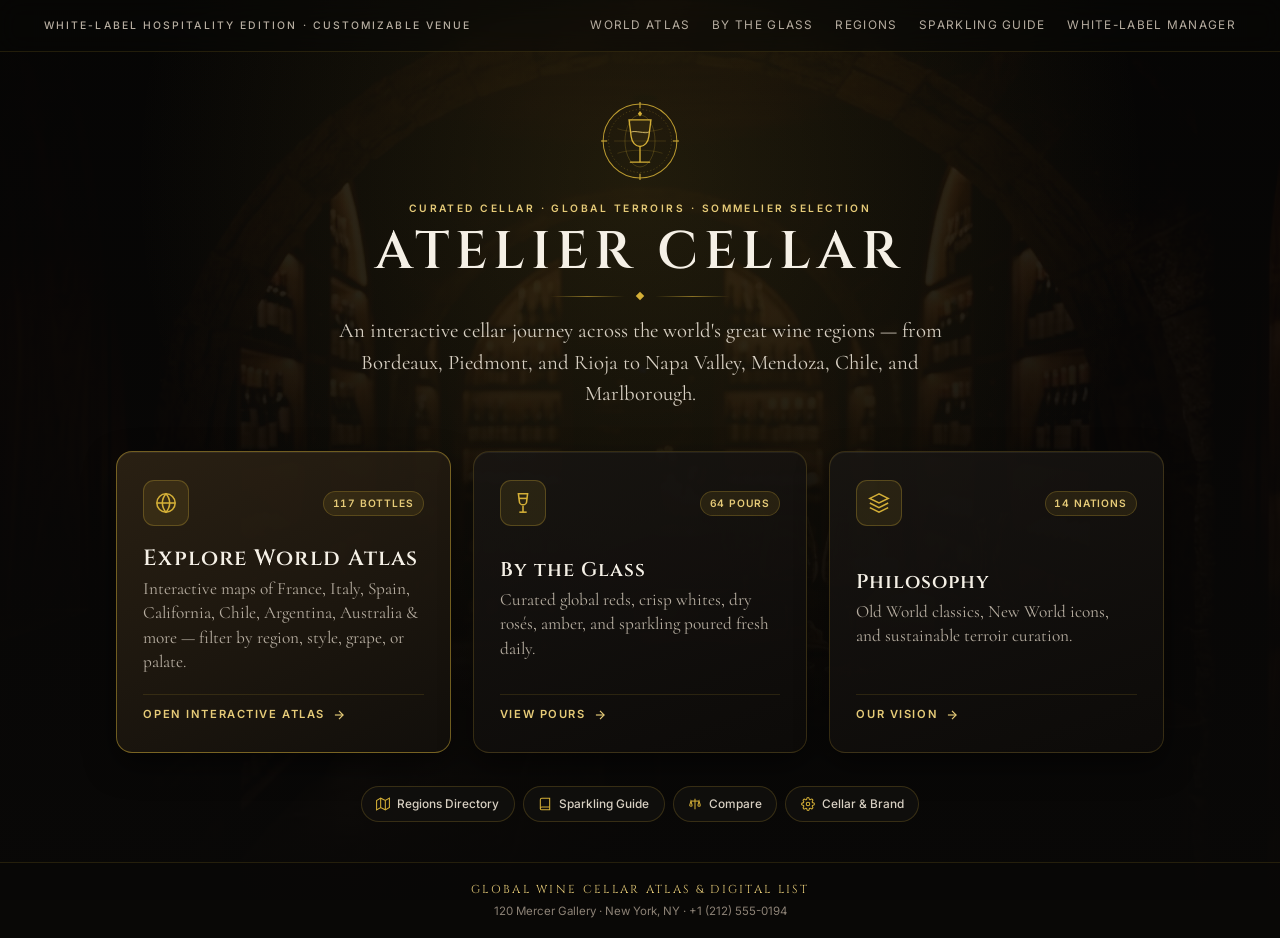
<file: index.html>
<!DOCTYPE html>
<html lang="en">
<head>
    <meta charset="UTF-8">
    <meta name="viewport" content="width=device-width, initial-scale=1.0, viewport-fit=cover">
    <title>Atelier Cellar — Global Wine Cellar Atlas</title>
    <meta name="description" content="White-label interactive global wine cellar atlas exploring the world's finest wine regions across France, Italy, Spain, California, Chile, Argentina, Australia, and beyond.">

    <meta name="theme-color" content="#090807">
    <meta name="apple-mobile-web-app-capable" content="yes">
    <meta name="apple-mobile-web-app-status-bar-style" content="black-translucent">
    <meta name="apple-mobile-web-app-title" content="Wine Atlas">
    <meta name="mobile-web-app-capable" content="yes">
    <link rel="manifest" href="./manifest.json">
    <link rel="apple-touch-icon" sizes="180x180" href="./image/icon-192x192.png">
    <link rel="icon" type="image/png" sizes="32x32" href="./image/icon-96x96.png">

    <link href="https://fonts.googleapis.com/css2?family=Cinzel:wght@400;500;600;700&family=Cormorant:ital,wght@0,400;0,500;0,600;1,400&family=Inter:wght@400;500;600&display=swap" rel="stylesheet">
    <link rel="stylesheet" href="./css/atlas.css">

    <style>
        .landing-shell {
            position: relative;
            min-height: 100vh;
            min-height: 100dvh;
            display: flex;
            flex-direction: column;
            isolation: isolate;
        }

        .landing-backdrop {
            position: fixed;
            inset: 0;
            z-index: -2;
            overflow: hidden;
            pointer-events: none;
        }

        .landing-backdrop img {
            width: 100%;
            height: 100%;
            object-fit: cover;
            object-position: center 44%;
            filter: brightness(0.4) saturate(0.92) contrast(1.06);
            transform: scale(1.03);
        }

        .landing-backdrop::after {
            content: '';
            position: absolute;
            inset: 0;
            background:
                radial-gradient(ellipse at 50% 20%, rgba(212, 175, 55, 0.13) 0%, transparent 56%),
                linear-gradient(180deg, rgba(9, 8, 7, 0.65) 0%, rgba(9, 8, 7, 0.85) 56%, rgba(9, 8, 7, 0.98) 100%);
        }

        /* Mobile-First Top Strip */
        .landing-topbar {
            display: flex;
            align-items: center;
            justify-content: center;
            padding: 0.78rem 1rem;
            border-bottom: 1px solid rgba(212, 175, 55, 0.14);
            background: rgba(9, 8, 7, 0.55);
            backdrop-filter: blur(12px);
            -webkit-backdrop-filter: blur(12px);
        }

        .topbar-location {
            font-family: var(--atlas-font-ui);
            font-size: 0.65rem;
            font-weight: 500;
            letter-spacing: 0.2em;
            text-transform: uppercase;
            color: var(--atlas-muted);
            text-align: center;
        }

        .topbar-links { display: none; }

        /* Mobile-First Above-the-Fold Hero & Experience Grid */
        .landing-main {
            flex: 1;
            display: flex;
            flex-direction: column;
            align-items: center;
            justify-content: center;
            padding: 1.5rem 1rem 2rem;
            width: 100%;
            max-width: 1120px;
            margin: 0 auto;
        }

        .brand-crest-wrap {
            display: flex;
            flex-direction: column;
            align-items: center;
            text-align: center;
            margin-bottom: 1.5rem;
            animation: atlasReveal 0.7s cubic-bezier(0.22, 1, 0.36, 1) both;
        }

        .brand-crest {
            height: 58px;
            width: auto;
            margin-bottom: 0.85rem;
        }

        .brand-kicker {
            font-family: var(--atlas-font-ui);
            font-size: 0.64rem;
            font-weight: 600;
            letter-spacing: 0.24em;
            text-transform: uppercase;
            color: var(--atlas-gold-soft);
            margin-bottom: 0.45rem;
        }

        .brand-heading {
            font-family: var(--atlas-font-display);
            font-size: clamp(1.75rem, 6.2vw, 3.3rem);
            font-weight: 600;
            letter-spacing: 0.11em;
            text-transform: uppercase;
            color: var(--atlas-ivory);
            line-height: 1.1;
        }

        .brand-lead {
            font-family: var(--atlas-font-editorial);
            font-size: clamp(1.06rem, 2.2vw, 1.3rem);
            color: var(--atlas-prose);
            max-width: 610px;
            line-height: 1.5;
        }

        /* Mobile-First Grid: Featured Atlas full-width on top, 2 compact cards side-by-side below! */
        .experience-grid {
            display: grid;
            grid-template-columns: repeat(2, minmax(0, 1fr));
            gap: 0.85rem;
            width: 100%;
            margin-bottom: 1.45rem;
            animation: atlasReveal 0.8s 0.08s cubic-bezier(0.22, 1, 0.36, 1) both;
        }

        .experience-card {
            position: relative;
            display: flex;
            flex-direction: column;
            justify-content: space-between;
            gap: 0.85rem;
            padding: 1.15rem 1.05rem;
            border-radius: 16px;
            background: linear-gradient(160deg, rgba(24, 21, 18, 0.92) 0%, rgba(13, 11, 9, 0.96) 100%);
            border: 1px solid rgba(212, 175, 55, 0.2);
            box-shadow: var(--atlas-specular), 0 12px 30px rgba(0, 0, 0, 0.5);
            backdrop-filter: blur(12px);
            -webkit-backdrop-filter: blur(12px);
            text-decoration: none;
            color: var(--atlas-ivory);
            transition: transform 0.25s cubic-bezier(0.22, 1, 0.36, 1), border-color 0.25s ease, box-shadow 0.25s ease;
        }

        .experience-card.is-featured {
            grid-column: 1 / -1;
            padding: 1.4rem 1.3rem;
            background: linear-gradient(155deg, rgba(44, 34, 20, 0.94) 0%, rgba(18, 15, 11, 0.97) 100%);
            border-color: rgba(212, 175, 55, 0.48);
        }

        .experience-card:hover {
            transform: translateY(-4px);
            border-color: var(--atlas-gold);
            box-shadow: 0 20px 44px rgba(0, 0, 0, 0.62), 0 0 0 1px rgba(212, 175, 55, 0.24);
        }

        .card-top {
            display: flex;
            align-items: center;
            justify-content: space-between;
            gap: 0.5rem;
            flex-wrap: wrap;
        }

        .card-icon-box {
            width: 40px;
            height: 40px;
            border-radius: 11px;
            background: rgba(212, 175, 55, 0.1);
            border: 1px solid rgba(212, 175, 55, 0.28);
            color: var(--atlas-gold);
            display: flex;
            align-items: center;
            justify-content: center;
            flex-shrink: 0;
        }

        .card-icon-box svg {
            width: 20px;
            height: 20px;
            stroke: currentColor;
            fill: none;
            stroke-width: 1.7;
        }

        .card-metric {
            font-family: var(--atlas-font-ui);
            font-size: 0.64rem;
            font-weight: 600;
            letter-spacing: 0.08em;
            text-transform: uppercase;
            font-variant-numeric: tabular-nums;
            color: var(--atlas-gold-soft);
            padding: 0.24rem 0.56rem;
            border-radius: 999px;
            background: rgba(212, 175, 55, 0.1);
            border: 1px solid rgba(212, 175, 55, 0.24);
            white-space: nowrap;
        }

        .card-title {
            font-family: var(--atlas-font-display);
            font-size: clamp(0.96rem, 2.5vw, 1.24rem);
            font-weight: 600;
            letter-spacing: 0.05em;
            color: var(--atlas-ivory);
            margin-bottom: 0.3rem;
            line-height: 1.2;
        }

        .experience-card.is-featured .card-title {
            font-size: clamp(1.18rem, 3vw, 1.38rem);
        }

        .card-desc {
            font-family: var(--atlas-font-editorial);
            font-size: clamp(0.96rem, 1.8vw, 1.08rem);
            line-height: 1.42;
            color: var(--atlas-muted);
        }

        .card-cta {
            display: inline-flex;
            align-items: center;
            gap: 0.45rem;
            font-family: var(--atlas-font-ui);
            font-size: 0.7rem;
            font-weight: 600;
            letter-spacing: 0.14em;
            text-transform: uppercase;
            color: var(--atlas-gold-soft);
            padding-top: 0.7rem;
            border-top: 1px solid rgba(212, 175, 55, 0.14);
        }

        .card-cta svg {
            width: 14px;
            height: 14px;
            stroke: currentColor;
            fill: none;
            stroke-width: 2;
            transition: transform 0.2s ease;
        }
        .experience-card:hover .card-cta svg { transform: translateX(4px); }

        .secondary-strip {
            display: flex;
            flex-wrap: wrap;
            align-items: center;
            justify-content: center;
            gap: 0.5rem;
            width: 100%;
            animation: atlasReveal 0.85s 0.16s cubic-bezier(0.22, 1, 0.36, 1) both;
        }

        .secondary-link {
            display: inline-flex;
            align-items: center;
            gap: 0.45rem;
            min-height: 36px;
            padding: 0.46rem 0.9rem;
            border-radius: 999px;
            background: rgba(18, 16, 14, 0.82);
            border: 1px solid rgba(212, 175, 55, 0.2);
            color: var(--atlas-prose);
            font-family: var(--atlas-font-ui);
            font-size: 0.74rem;
            font-weight: 500;
            text-decoration: none;
            transition: all 0.2s ease;
        }

        .secondary-link svg {
            width: 14px;
            height: 14px;
            stroke: var(--atlas-gold);
            fill: none;
            stroke-width: 1.8;
        }

        .secondary-link:hover {
            border-color: var(--atlas-gold);
            background: rgba(212, 175, 55, 0.12);
            color: var(--atlas-gold-soft);
        }

        .landing-footer {
            border-top: 1px solid rgba(212, 175, 55, 0.14);
            background: rgba(9, 8, 7, 0.9);
            padding: 1.1rem 1rem calc(1.1rem + env(safe-area-inset-bottom, 0px));
            text-align: center;
        }

        .footer-tagline {
            font-family: var(--atlas-font-display);
            font-size: 0.72rem;
            letter-spacing: 0.2em;
            text-transform: uppercase;
            color: var(--atlas-gold-soft);
            margin-bottom: 0.32rem;
        }

        .footer-address {
            font-family: var(--atlas-font-ui);
            font-size: 0.72rem;
            color: var(--atlas-subtle);
        }

        @keyframes atlasReveal {
            from { opacity: 0; transform: translateY(14px); }
            to { opacity: 1; transform: translateY(0); }
        }

        @media (min-width: 900px) {
            .landing-topbar {
                justify-content: space-between;
                padding: 1.05rem 2.75rem;
            }
            .topbar-links {
                display: flex;
                align-items: center;
                gap: 1.35rem;
            }
            .topbar-link {
                font-family: var(--atlas-font-ui);
                font-size: 0.74rem;
                letter-spacing: 0.11em;
                text-transform: uppercase;
                color: var(--atlas-muted);
                text-decoration: none;
                transition: color 0.2s ease;
            }
            .topbar-link:hover { color: var(--atlas-gold-soft); }

            .landing-main { padding: 3rem 2.25rem 2.5rem; }
            .brand-crest { height: 82px; margin-bottom: 1.15rem; }
            .brand-crest-wrap { margin-bottom: 2.6rem; }

            .experience-grid {
                grid-template-columns: repeat(3, minmax(0, 1fr));
                gap: 1.35rem;
                margin-bottom: 2.1rem;
            }
            .experience-card,
            .experience-card.is-featured {
                grid-column: auto;
                padding: 1.8rem 1.65rem;
                gap: 1.2rem;
            }
            .card-icon-box { width: 46px; height: 46px; }
            .card-icon-box svg { width: 22px; height: 22px; }
        }
    </style>
</head>
<body data-page-title="Global Wine Cellar Atlas">
    <div class="landing-shell">
        <div class="landing-backdrop" aria-hidden="true">
            <picture>
                <source srcset="./image/cellar-hero.webp" type="image/webp">
                <img src="./image/cellar-hero.jpg" alt="" decoding="async">
            </picture>
        </div>

        <header class="landing-topbar">
            <span class="topbar-location" data-brand="location">White-Label Hospitality Edition &middot; Customizable Venue</span>
            <nav class="topbar-links" aria-label="Quick navigation">
                <a href="./wine-map.html" class="topbar-link">World Atlas</a>
                <a href="./WineByTheGlass.html" class="topbar-link">By the Glass</a>
                <a href="./regions.html" class="topbar-link">Regions</a>
                <a href="./SparklingWineDoc.html" class="topbar-link">Sparkling Guide</a>
                <a href="./cellar-manager.html" class="topbar-link">White-Label Manager</a>
            </nav>
        </header>

        <main class="landing-main">
            <section class="brand-crest-wrap">
                <img src="./image/crest.svg" alt="Wine Cellar Crest" class="brand-crest" decoding="async">
                <p class="brand-kicker" data-brand="venueKicker">Curated Cellar &middot; Global Terroirs &middot; Sommelier Selection</p>
                <h1 class="brand-heading" data-brand="venueName">Atelier Cellar</h1>
                <div class="gold-divider" aria-hidden="true"><span class="gold-diamond"></span></div>
                <p class="brand-lead" data-brand="heroLead">
                    An interactive cellar journey across the world's great wine regions — from Bordeaux, Piedmont, and Rioja to Napa Valley, Mendoza, Chile, and Marlborough.
                </p>
            </section>

            <section class="experience-grid" aria-label="Primary cellar experiences">
                <!-- 1. Featured Primary CTA (Full-width above the fold on mobile!) -->
                <a href="./wine-map.html" class="experience-card is-featured">
                    <div class="card-top">
                        <div class="card-icon-box" aria-hidden="true">
                            <svg viewBox="0 0 24 24">
                                <circle cx="12" cy="12" r="10"></circle>
                                <line x1="2" y1="12" x2="22" y2="12"></line>
                                <path d="M12 2a15.3 15.3 0 0 1 4 10 15.3 15.3 0 0 1-4 10 15.3 15.3 0 0 1-4-10 15.3 15.3 0 0 1 4-10z"></path>
                            </svg>
                        </div>
                        <span class="card-metric" id="metricCellarCount">Global Cellar</span>
                    </div>
                    <div>
                        <h2 class="card-title">Explore World Atlas</h2>
                        <p class="card-desc">Interactive maps of France, Italy, Spain, California, Chile, Argentina, Australia &amp; more — filter by region, style, grape, or palate.</p>
                    </div>
                    <span class="card-cta">
                        Open Interactive Atlas
                        <svg viewBox="0 0 24 24" aria-hidden="true"><line x1="5" y1="12" x2="19" y2="12"></line><polyline points="12 5 19 12 12 19"></polyline></svg>
                    </span>
                </a>

                <!-- 2. Wine by the Glass -->
                <a href="./WineByTheGlass.html" class="experience-card">
                    <div class="card-top">
                        <div class="card-icon-box" aria-hidden="true">
                            <svg viewBox="0 0 24 24">
                                <path d="M8 22h8"></path>
                                <path d="M12 15v7"></path>
                                <path d="M7 2h10l-1 8a4 4 0 0 1-8 0L7 2z"></path>
                                <path d="M7.5 7h9"></path>
                            </svg>
                        </div>
                        <span class="card-metric" id="metricGlassCount">Daily Pours</span>
                    </div>
                    <div>
                        <h2 class="card-title">By the Glass</h2>
                        <p class="card-desc">Curated global reds, crisp whites, dry rosés, amber, and sparkling poured fresh daily.</p>
                    </div>
                    <span class="card-cta">
                        View Pours
                        <svg viewBox="0 0 24 24" aria-hidden="true"><line x1="5" y1="12" x2="19" y2="12"></line><polyline points="12 5 19 12 12 19"></polyline></svg>
                    </span>
                </a>

                <!-- 3. Cellar Philosophy -->
                <a href="./OurStory.html" class="experience-card">
                    <div class="card-top">
                        <div class="card-icon-box" aria-hidden="true">
                            <svg viewBox="0 0 24 24">
                                <path d="M12 2L2 7l10 5 10-5-10-5z"></path>
                                <path d="M2 17l10 5 10-5"></path>
                                <path d="M2 12l10 5 10-5"></path>
                            </svg>
                        </div>
                        <span class="card-metric" id="metricCountryCount">14 Nations</span>
                    </div>
                    <div>
                        <h2 class="card-title">Philosophy</h2>
                        <p class="card-desc">Old World classics, New World icons, and sustainable terroir curation.</p>
                    </div>
                    <span class="card-cta">
                        Our Vision
                        <svg viewBox="0 0 24 24" aria-hidden="true"><line x1="5" y1="12" x2="19" y2="12"></line><polyline points="12 5 19 12 12 19"></polyline></svg>
                    </span>
                </a>
            </section>

            <nav class="secondary-strip" aria-label="Sommelier tools and guides">
                <a href="./regions.html" class="secondary-link">
                    <svg viewBox="0 0 24 24" aria-hidden="true"><polygon points="1 6 1 22 8 18 16 22 23 18 23 2 16 6 8 2 1 6"></polygon><line x1="8" y1="2" x2="8" y2="18"></line><line x1="16" y1="6" x2="16" y2="22"></line></svg>
                    Regions Directory
                </a>
                <a href="./SparklingWineDoc.html" class="secondary-link">
                    <svg viewBox="0 0 24 24" aria-hidden="true"><path d="M4 19.5A2.5 2.5 0 0 1 6.5 17H20"></path><path d="M6.5 2H20v20H6.5A2.5 2.5 0 0 1 4 19.5v-15A2.5 2.5 0 0 1 6.5 2z"></path></svg>
                    Sparkling Guide
                </a>
                <a href="./wine-comparison.html" class="secondary-link">
                    <svg viewBox="0 0 24 24" aria-hidden="true"><line x1="12" y1="3" x2="12" y2="21"></line><path d="M5 7h14"></path><path d="M3 14l2-7 2 7a2 2 0 0 1-4 0z"></path><path d="M17 14l2-7 2 7a2 2 0 0 1-4 0z"></path></svg>
                    Compare
                </a>
                <a href="./cellar-manager.html" class="secondary-link">
                    <svg viewBox="0 0 24 24" aria-hidden="true"><circle cx="12" cy="12" r="3"></circle><path d="M19.4 15a1.65 1.65 0 0 0 .33 1.82l.06.06a2 2 0 0 1-2.83 2.83l-.06-.06a1.65 1.65 0 0 0-1.82-.33 1.65 1.65 0 0 0-1 1.51V21a2 2 0 0 1-4 0v-.09A1.65 1.65 0 0 0 9 19.4a1.65 1.65 0 0 0-1.82.33l-.06.06a2 2 0 0 1-2.83-2.83l.06-.06a1.65 1.65 0 0 0 .33-1.82 1.65 1.65 0 0 0-1.51-1H3a2 2 0 0 1 0-4h.09A1.65 1.65 0 0 0 4.6 9a1.65 1.65 0 0 0-.33-1.82l-.06-.06a2 2 0 0 1 2.83-2.83l.06.06a1.65 1.65 0 0 0 1.82.33H9a1.65 1.65 0 0 0 1-1.51V3a2 2 0 0 1 4 0v.09a1.65 1.65 0 0 0 1 1.51 1.65 1.65 0 0 0 1.82-.33l.06-.06a2 2 0 0 1 2.83 2.83l-.06.06a1.65 1.65 0 0 0-.33 1.82V9a1.65 1.65 0 0 0 1.51 1H21a2 2 0 0 1 0 4h-.09a1.65 1.65 0 0 0-1.51 1z"></path></svg>
                    Cellar &amp; Brand
                </a>
            </nav>
        </main>

        <footer class="landing-footer">
            <p class="footer-tagline" data-brand="venueTagline">Global Wine Cellar Atlas &amp; Digital List</p>
            <p class="footer-address" data-brand="address">120 Mercer Gallery &middot; New York, NY &middot; +1 (212) 555-0194</p>
        </footer>
    </div>

    <script src="./js/world-atlas-data.js"></script>
    <script src="./js/brand.js"></script>
    <script src="./js/cellar-store.js"></script>
    <script>
        (async function initLanding() {
            const wines = await window.AtlasStore.loadWines();
            const countries = new Set(wines.map(w => w.country));
            const glassWines = wines.filter(w => w.hasGlass);

            const cellarEl = document.getElementById('metricCellarCount');
            const glassEl = document.getElementById('metricGlassCount');
            const countryEl = document.getElementById('metricCountryCount');

            if (cellarEl && wines.length) cellarEl.textContent = `${wines.length} Bottles`;
            if (glassEl && glassWines.length) glassEl.textContent = `${glassWines.length} Pours`;
            if (countryEl && countries.size) countryEl.textContent = `${countries.size} Nations`;

            if ('serviceWorker' in navigator) {
                window.addEventListener('load', () => {
                    navigator.serviceWorker.register('./sw.js', { scope: './' }).catch(() => {});
                });
            }
        })();
    </script>
</body>
</html>
</file>
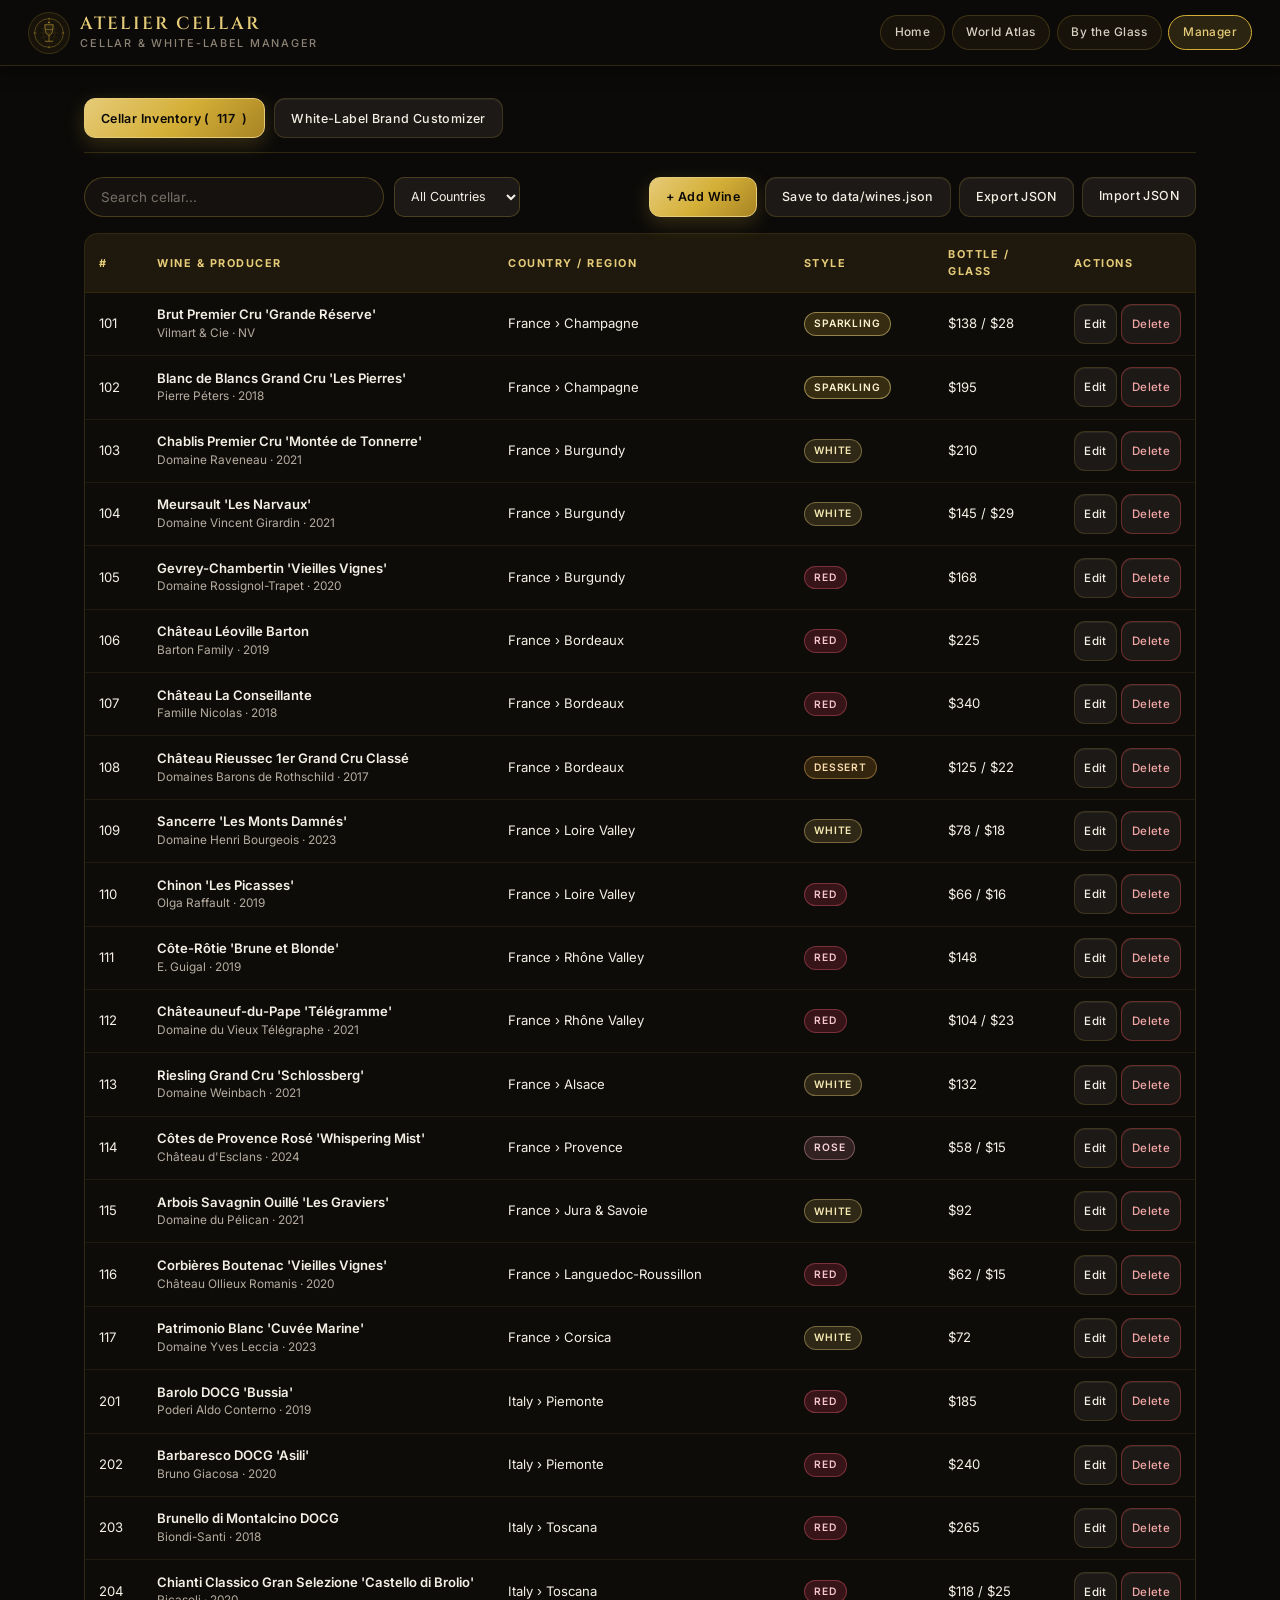
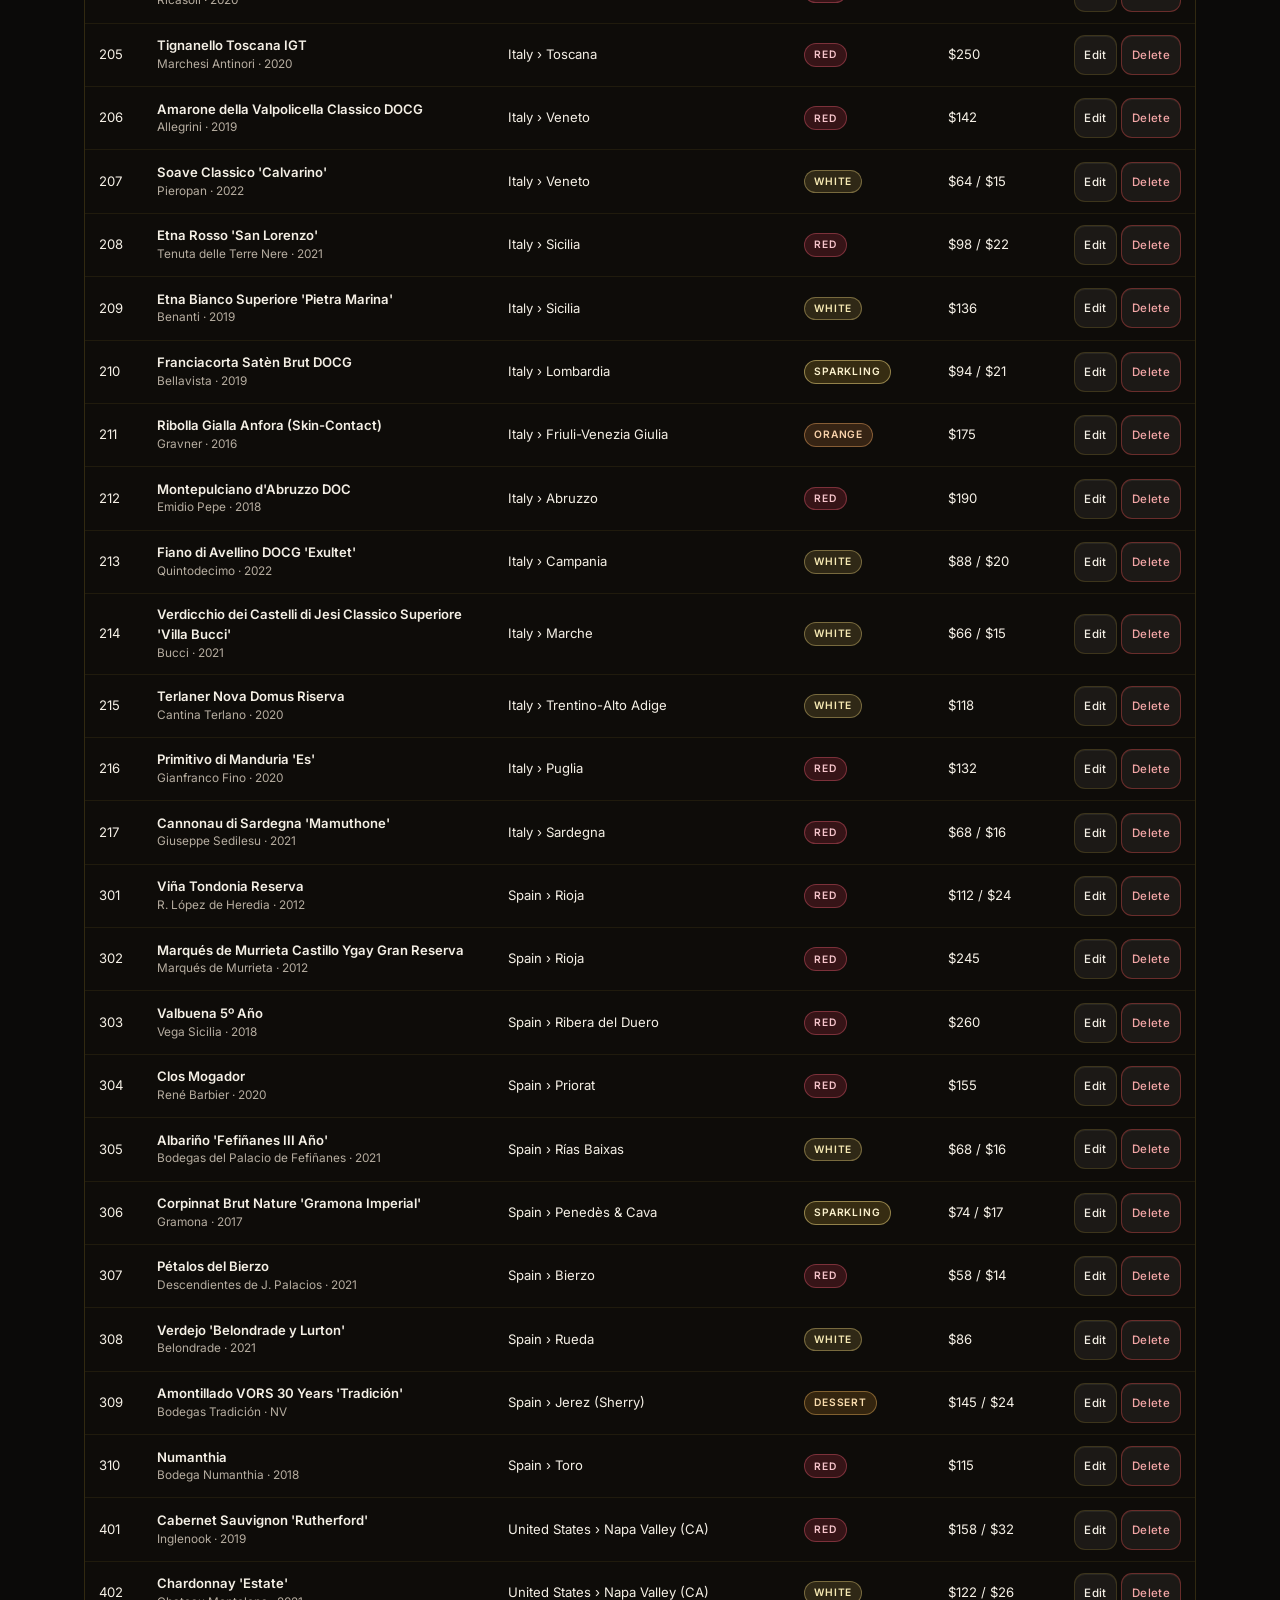
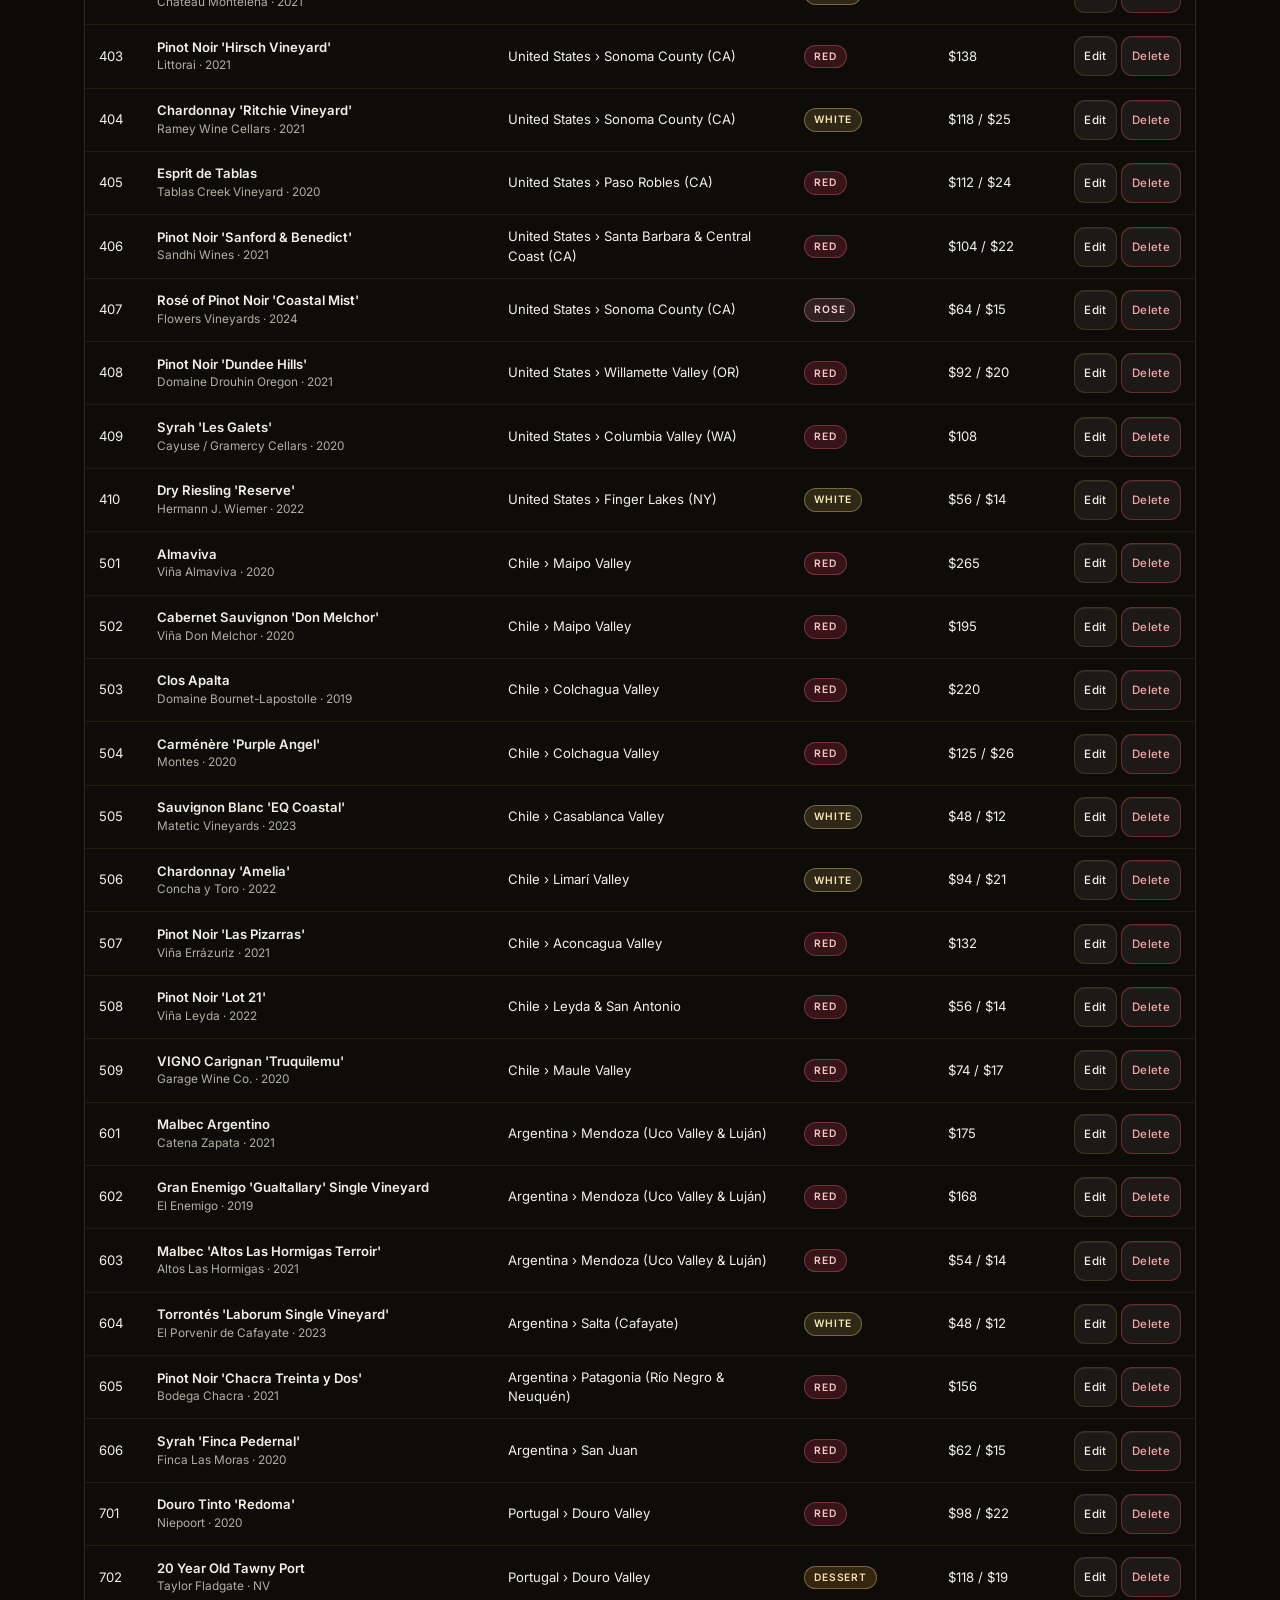
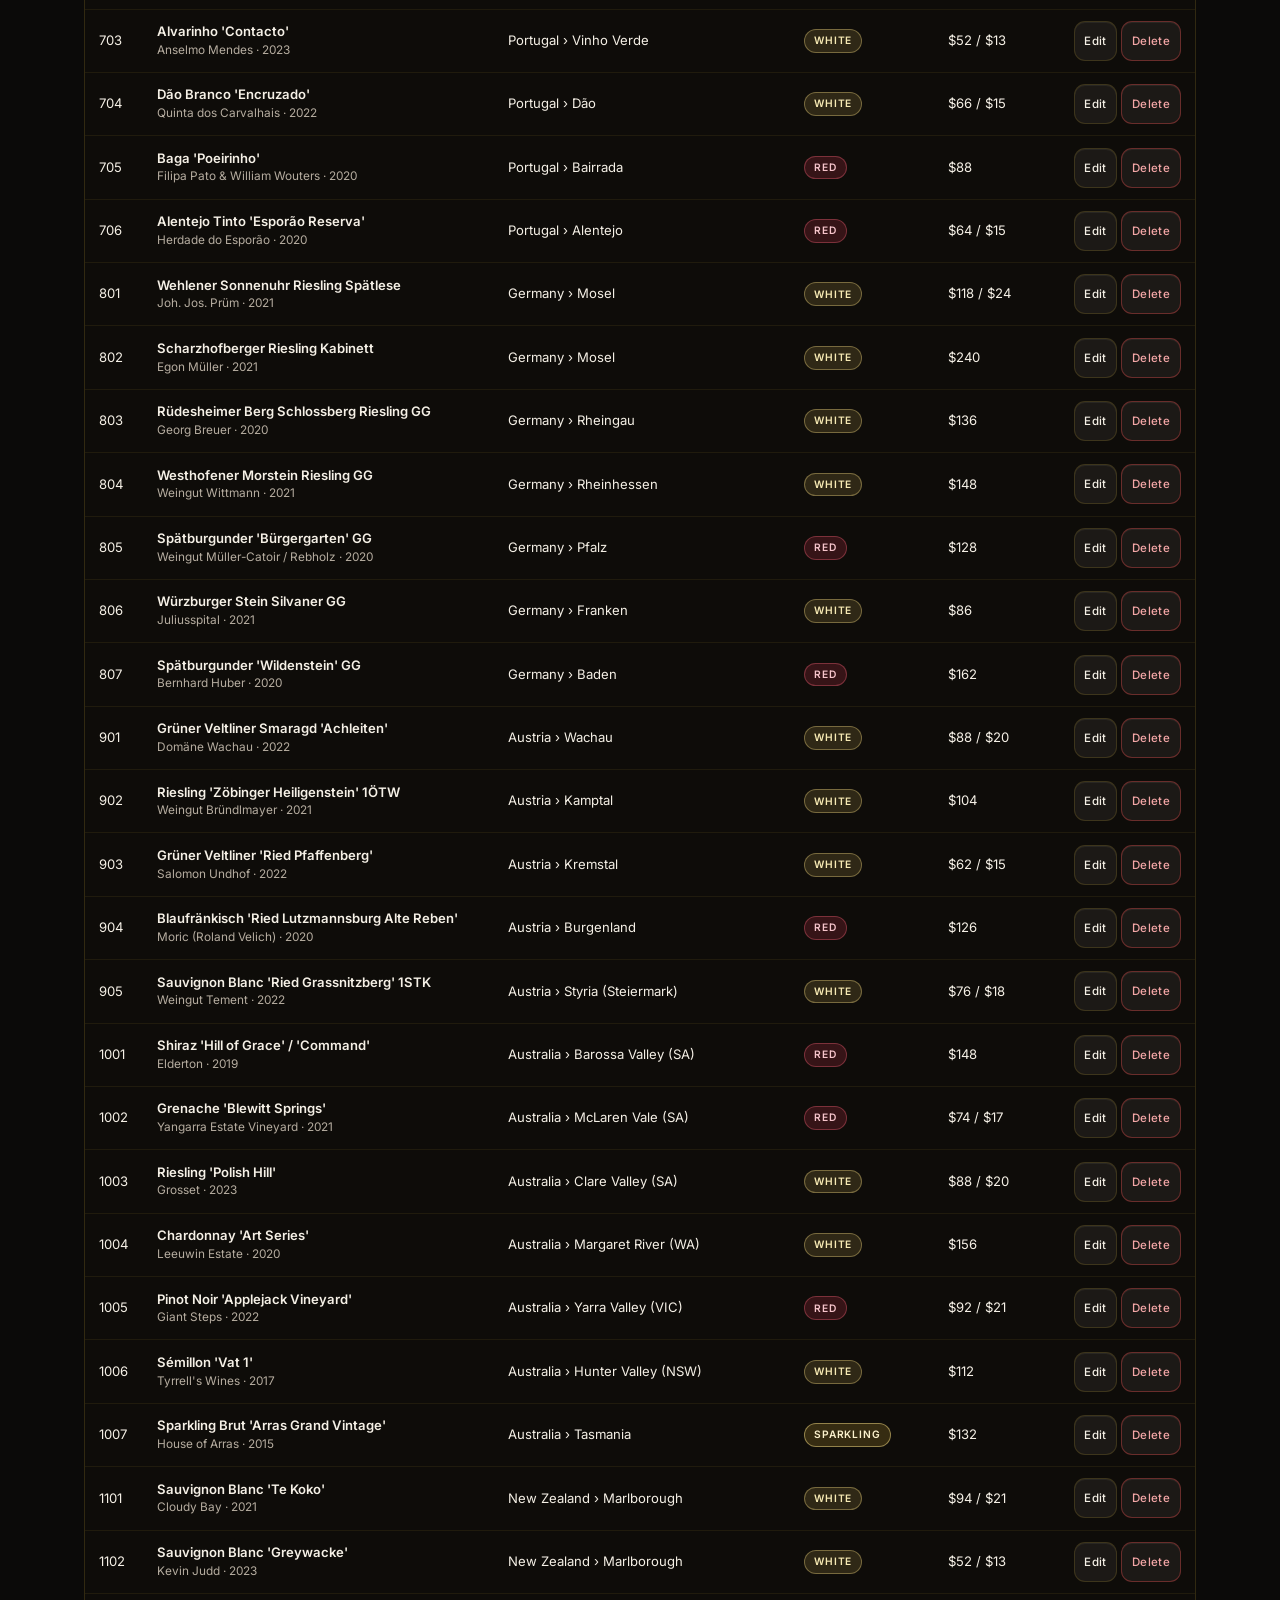
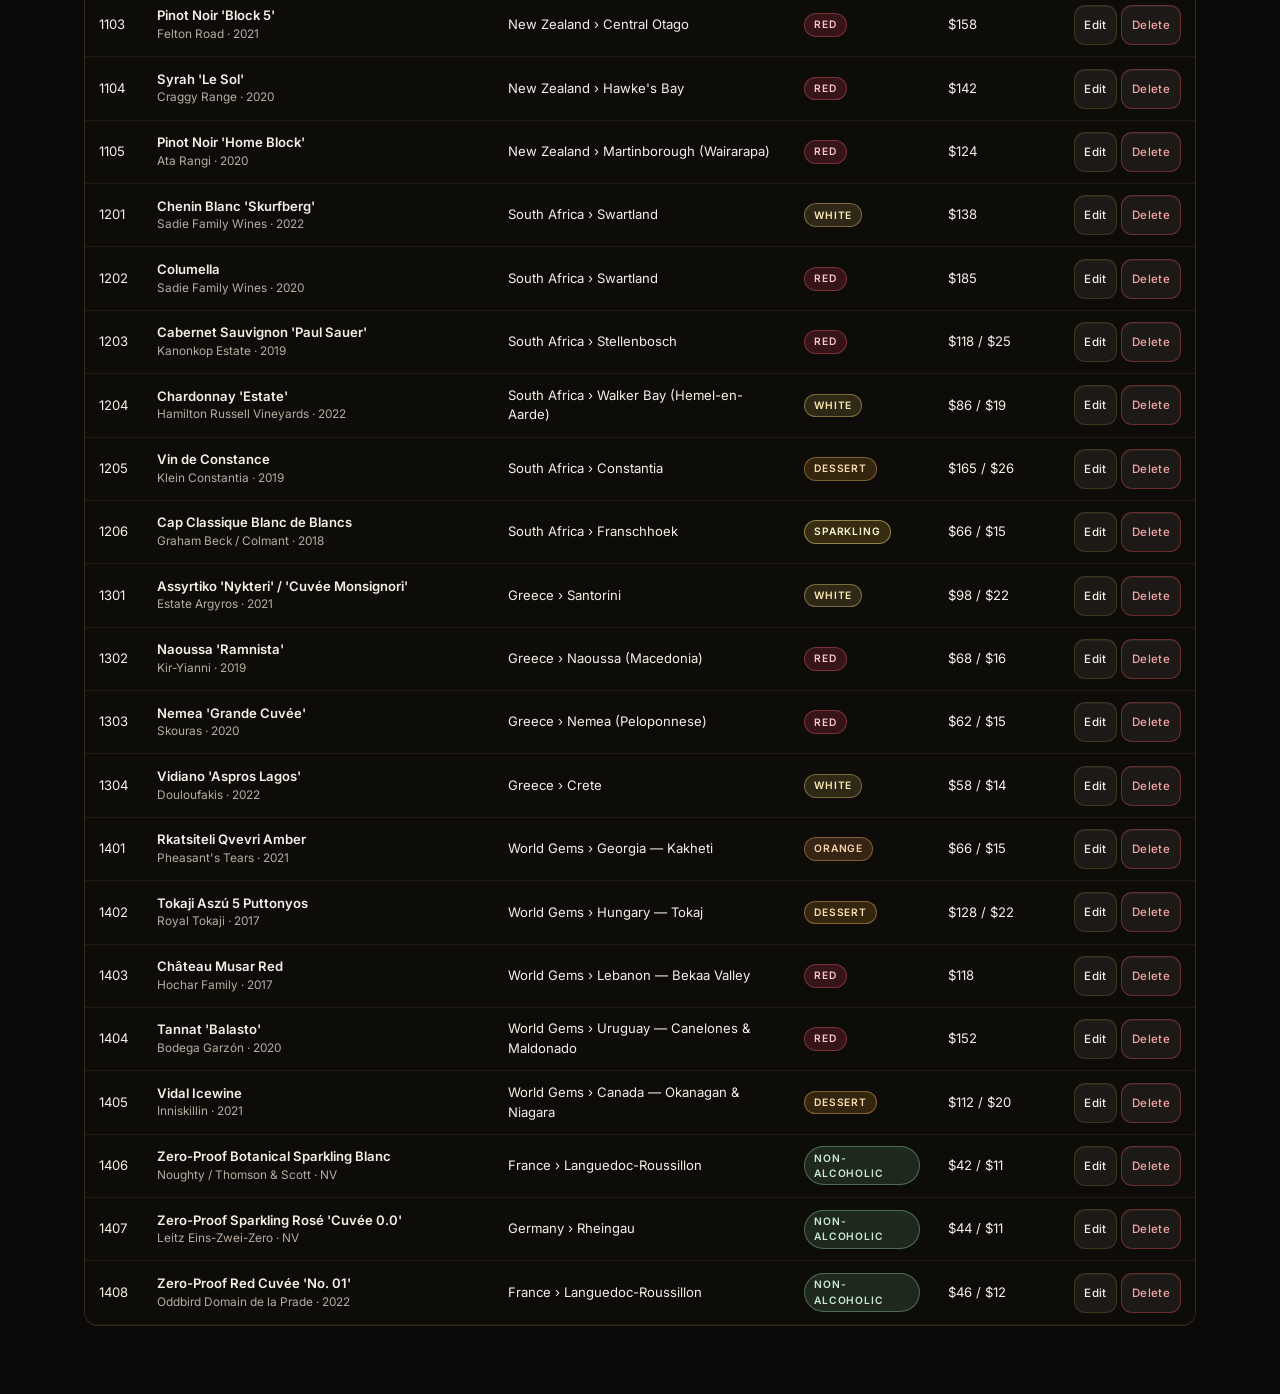
<file: cellar-manager.html>
<!DOCTYPE html>
<html lang="en">
<head>
    <meta charset="UTF-8">
    <meta name="viewport" content="width=device-width, initial-scale=1.0, viewport-fit=cover">
    <title>Cellar &amp; White-Label Brand Manager — Atelier Cellar</title>
    <meta name="description" content="Manage your global wine cellar inventory and customize white-label venue branding, currency, and theme presets.">
    <link rel="icon" type="image/png" href="./image/icon-96x96.png">
    <link href="https://fonts.googleapis.com/css2?family=Cinzel:wght@400;600;700&family=Cormorant:ital,wght@0,400;0,500;0,600;1,400&family=Inter:wght@400;500;600&display=swap" rel="stylesheet">
    <link rel="stylesheet" href="./css/atlas.css">
    <style>
        .mgr-tabs {
            display: flex;
            gap: 0.6rem;
            margin-bottom: 1.5rem;
            border-bottom: 1px solid var(--atlas-border);
            padding-bottom: 0.85rem;
            flex-wrap: wrap;
        }
        .mgr-tab-panel { display: none; }
        .mgr-tab-panel.active { display: block; }
        .mgr-table-wrap {
            overflow-x: auto;
            border: 1px solid var(--atlas-border);
            border-radius: 14px;
            background: rgba(15, 13, 11, 0.9);
        }
        table.mgr-table {
            width: 100%;
            border-collapse: collapse;
            font-family: var(--atlas-font-ui);
            font-size: 0.82rem;
        }
        .mgr-table th {
            text-align: left;
            padding: 0.8rem 0.9rem;
            font-size: 0.68rem;
            letter-spacing: 0.14em;
            text-transform: uppercase;
            color: var(--atlas-gold-soft);
            background: rgba(212, 175, 55, 0.08);
            border-bottom: 1px solid var(--atlas-border);
        }
        .mgr-table td {
            padding: 0.7rem 0.9rem;
            border-bottom: 1px solid rgba(212, 175, 55, 0.09);
            color: var(--atlas-ivory);
            vertical-align: middle;
        }
        .mgr-table tr:hover td { background: rgba(212, 175, 55, 0.05); }
        .form-grid {
            display: grid;
            grid-template-columns: repeat(auto-fit, minmax(220px, 1fr));
            gap: 0.9rem;
        }
        .form-field {
            display: flex;
            flex-direction: column;
            gap: 0.35rem;
        }
        .form-field--full { grid-column: 1 / -1; }
        .form-field label {
            font-family: var(--atlas-font-ui);
            font-size: 0.72rem;
            font-weight: 600;
            letter-spacing: 0.1em;
            text-transform: uppercase;
            color: var(--atlas-gold-soft);
        }
        .form-input, .form-textarea {
            width: 100%;
            padding: 0.6rem 0.8rem;
            border-radius: 10px;
            border: 1px solid rgba(212, 175, 55, 0.25);
            background: rgba(11, 10, 9, 0.85);
            color: var(--atlas-ivory);
            font-family: var(--atlas-font-ui);
            font-size: 0.84rem;
        }
        .form-textarea { min-height: 78px; resize: vertical; }
        .preset-swatch {
            display: inline-flex;
            align-items: center;
            gap: 0.5rem;
            padding: 0.55rem 0.9rem;
            border-radius: 10px;
            border: 1px solid rgba(212, 175, 55, 0.25);
            background: rgba(18, 16, 14, 0.9);
            color: var(--atlas-ivory);
            cursor: pointer;
            font-family: var(--atlas-font-ui);
            font-size: 0.78rem;
        }
        .preset-swatch.is-active { border-color: var(--atlas-gold); background: rgba(212, 175, 55, 0.16); }
        .swatch-dot { width: 14px; height: 14px; border-radius: 50%; display: inline-block; }
    </style>
</head>
<body data-page-title="Cellar & Brand Manager">
    <header class="atlas-topbar">
        <a href="./index.html" class="atlas-brand-link">
            <span class="atlas-crest-badge"><img src="./image/crest.svg" alt="Cellar Crest"></span>
            <span class="atlas-brand-text">
                <span class="atlas-brand-name" data-brand="venueName">Atelier Cellar</span>
                <span class="atlas-brand-sub">Cellar &amp; White-Label Manager</span>
            </span>
        </a>
        <nav class="atlas-nav-links" id="atlasNavLinks">
            <a href="./index.html" class="atlas-nav-pill">Home</a>
            <a href="./wine-map.html" class="atlas-nav-pill">World Atlas</a>
            <a href="./WineByTheGlass.html" class="atlas-nav-pill">By the Glass</a>
            <a href="./cellar-manager.html" class="atlas-nav-pill is-active">Manager</a>
        </nav>
        <button type="button" class="atlas-mobile-menu-btn" id="mobileNavToggle" aria-label="Menu">
            <svg class="atlas-ico" viewBox="0 0 24 24"><line x1="3" y1="6" x2="21" y2="6"></line><line x1="3" y1="12" x2="21" y2="12"></line><line x1="3" y1="18" x2="21" y2="18"></line></svg>
        </button>
    </header>

    <main class="editorial-container">
        <div class="mgr-tabs" role="tablist">
            <button type="button" class="atlas-btn atlas-btn--primary" data-tab="inventory">Cellar Inventory (<span id="mgrWineCount">0</span>)</button>
            <button type="button" class="atlas-btn" data-tab="branding">White-Label Brand Customizer</button>
        </div>

        <!-- TAB 1: INVENTORY -->
        <section class="mgr-tab-panel active" id="tab-inventory">
            <div style="display:flex;align-items:center;justify-content:space-between;flex-wrap:wrap;gap:0.75rem;margin-bottom:1rem;">
                <div style="display:flex;gap:0.6rem;flex-wrap:wrap;flex:1;">
                    <input type="text" id="mgrSearch" class="atlas-search-input" style="max-width:300px;padding-left:1rem;" placeholder="Search cellar...">
                    <select id="mgrCountryFilter" class="atlas-select"><option value="">All Countries</option></select>
                </div>
                <div style="display:flex;gap:0.5rem;flex-wrap:wrap;">
                    <button type="button" class="atlas-btn atlas-btn--primary" id="addNewWineBtn">+ Add Wine</button>
                    <button type="button" class="atlas-btn" id="saveServerWinesBtn">Save to data/wines.json</button>
                    <button type="button" class="atlas-btn" id="exportWinesBtn">Export JSON</button>
                    <label class="atlas-btn" style="cursor:pointer;">
                        Import JSON
                        <input type="file" id="importWinesInput" accept=".json" style="display:none;">
                    </label>
                </div>
            </div>

            <div class="mgr-table-wrap">
                <table class="mgr-table">
                    <thead>
                        <tr>
                            <th>#</th>
                            <th>Wine &amp; Producer</th>
                            <th>Country / Region</th>
                            <th>Style</th>
                            <th>Bottle / Glass</th>
                            <th>Actions</th>
                        </tr>
                    </thead>
                    <tbody id="mgrTableBody"></tbody>
                </table>
            </div>
        </section>

        <!-- TAB 2: WHITE-LABEL BRANDING -->
        <section class="mgr-tab-panel" id="tab-branding">
            <div class="editorial-panel">
                <h2 style="font-family:var(--atlas-font-display);font-size:1.3rem;color:var(--atlas-gold-soft);margin-bottom:0.4rem;">White-Label Hospitality Identity</h2>
                <p style="font-family:var(--atlas-font-editorial);font-size:1.08rem;color:var(--atlas-muted);margin-bottom:1.4rem;">Personalize venue name, tagline, address, currency symbol, and accent palette. Changes preview live across every page and can be saved directly to <code>config/brand.json</code> or exported for static hosting.</p>

                <form id="brandForm" class="form-grid">
                    <div class="form-field">
                        <label for="bfVenueName">Venue / Restaurant Name</label>
                        <input id="bfVenueName" class="form-input" required>
                    </div>
                    <div class="form-field">
                        <label for="bfShortName">PWA Short Name</label>
                        <input id="bfShortName" class="form-input">
                    </div>
                    <div class="form-field">
                        <label for="bfCurrency">Currency Symbol</label>
                        <select id="bfCurrency" class="form-input">
                            <option value="$">$ (USD / CAD / AUD)</option>
                            <option value="€">&euro; (EUR)</option>
                            <option value="£">&pound; (GBP)</option>
                            <option value="CHF ">CHF</option>
                            <option value="¥">&yen; (JPY)</option>
                        </select>
                    </div>
                    <div class="form-field">
                        <label for="bfLocation">Topbar Location Line</label>
                        <input id="bfLocation" class="form-input">
                    </div>
                    <div class="form-field form-field--full">
                        <label for="bfKicker">Hero Kicker</label>
                        <input id="bfKicker" class="form-input">
                    </div>
                    <div class="form-field form-field--full">
                        <label for="bfTagline">Footer Tagline</label>
                        <input id="bfTagline" class="form-input">
                    </div>
                    <div class="form-field form-field--full">
                        <label for="bfAddress">Footer Address &amp; Contact</label>
                        <input id="bfAddress" class="form-input">
                    </div>
                    <div class="form-field form-field--full">
                        <label for="bfHeroLead">Hero Description</label>
                        <textarea id="bfHeroLead" class="form-textarea"></textarea>
                    </div>
                    <div class="form-field form-field--full">
                        <label>Luxury Accent Palette Preset</label>
                        <div style="display:flex;gap:0.6rem;flex-wrap:wrap;margin-top:0.2rem;" id="brandPresetSwatches"></div>
                    </div>
                    <div class="form-field--full" style="display:flex;gap:0.65rem;flex-wrap:wrap;margin-top:0.5rem;">
                        <button type="submit" class="atlas-btn atlas-btn--primary">Apply &amp; Save Brand Config</button>
                        <button type="button" class="atlas-btn" id="downloadBrandBtn">Download brand.json</button>
                        <button type="button" class="atlas-btn" id="resetBrandBtn">Reset Defaults</button>
                    </div>
                </form>
            </div>
        </section>
    </main>

    <!-- Add / Edit Wine Modal -->
    <div class="atlas-modal-backdrop" id="wineEditModal" role="dialog" aria-modal="true">
        <div class="atlas-modal" style="max-width:740px;">
            <div class="atlas-modal-header">
                <h3 id="wineModalTitle">Edit Wine</h3>
                <button type="button" class="atlas-btn" id="closeWineModalBtn" style="padding:0.35rem 0.7rem;">Close</button>
            </div>
            <div class="atlas-modal-body">
                <form id="wineEditForm" class="form-grid">
                    <input type="hidden" id="wfIndex">
                    <div class="form-field"><label for="wfNumber">Cellar #</label><input id="wfNumber" class="form-input" required></div>
                    <div class="form-field"><label for="wfName">Wine Name</label><input id="wfName" class="form-input" required></div>
                    <div class="form-field"><label for="wfProducer">Producer / Estate</label><input id="wfProducer" class="form-input" required></div>
                    <div class="form-field"><label for="wfVintage">Vintage</label><input id="wfVintage" class="form-input" placeholder="e.g. 2021 or NV"></div>
                    <div class="form-field"><label for="wfCountry">Country</label><select id="wfCountry" class="form-input" required></select></div>
                    <div class="form-field"><label for="wfRegion">Wine Region</label><select id="wfRegion" class="form-input" required></select></div>
                    <div class="form-field"><label for="wfAppellation">Appellation / AVA / DOC</label><input id="wfAppellation" class="form-input"></div>
                    <div class="form-field">
                        <label for="wfStyle">Wine Style</label>
                        <select id="wfStyle" class="form-input">
                            <option value="RED">Red</option>
                            <option value="WHITE">White</option>
                            <option value="ROSE">Rosé</option>
                            <option value="ORANGE">Orange / Amber</option>
                            <option value="SPARKLING">Sparkling</option>
                            <option value="DESSERT">Dessert &amp; Fortified</option>
                            <option value="NON-ALCOHOLIC">Zero-Proof</option>
                        </select>
                    </div>
                    <div class="form-field">
                        <label for="wfBody">Palate Body</label>
                        <select id="wfBody" class="form-input">
                            <option value="Light">Light</option>
                            <option value="Light-Medium">Light-Medium</option>
                            <option value="Medium">Medium</option>
                            <option value="Medium-Full">Medium-Full</option>
                            <option value="Full">Full</option>
                        </select>
                    </div>
                    <div class="form-field"><label for="wfPriceBottle">Bottle Price</label><input id="wfPriceBottle" class="form-input" type="number" step="0.5" required></div>
                    <div class="form-field"><label for="wfPriceGlass">Glass Price (optional)</label><input id="wfPriceGlass" class="form-input" type="number" step="0.5"></div>
                    <div class="form-field"><label for="wfAlcohol">Alcohol %</label><input id="wfAlcohol" class="form-input" placeholder="13.5%"></div>
                    <div class="form-field form-field--full"><label for="wfVarietals">Grape Varietals</label><input id="wfVarietals" class="form-input" placeholder="e.g. 100% Pinot Noir"></div>
                    <div class="form-field"><label for="wfSoil">Soil</label><input id="wfSoil" class="form-input"></div>
                    <div class="form-field"><label for="wfElevation">Elevation</label><input id="wfElevation" class="form-input"></div>
                    <div class="form-field form-field--full"><label for="wfAging">Aging / Élevage</label><input id="wfAging" class="form-input"></div>
                    <div class="form-field form-field--full"><label for="wfDesc">Sommelier Description</label><textarea id="wfDesc" class="form-textarea"></textarea></div>
                    <div class="form-field form-field--full"><label for="wfPairing">Food Pairing</label><input id="wfPairing" class="form-input"></div>
                    <div class="form-field form-field--full">
                        <label style="display:flex;align-items:center;gap:0.5rem;cursor:pointer;">
                            <input type="checkbox" id="wfOrganic"> Organic / Biodynamic Certified
                        </label>
                    </div>
                    <div class="form-field--full" style="display:flex;justify-content:flex-end;gap:0.6rem;">
                        <button type="submit" class="atlas-btn atlas-btn--primary">Save Wine</button>
                    </div>
                </form>
            </div>
        </div>
    </div>

    <script src="./js/world-atlas-data.js"></script>
    <script src="./js/brand.js"></script>
    <script src="./js/cellar-store.js"></script>
    <script>
        (async function initManager() {
            const brand = await window.AtlasBrand.ready;
            const store = window.AtlasStore;
            const atlas = window.WorldAtlasData;

            const mobBtn = document.getElementById('mobileNavToggle');
            const nav = document.getElementById('atlasNavLinks');
            if (mobBtn && nav) mobBtn.addEventListener('click', () => nav.classList.toggle('is-mobile-open'));

            let wines = [...(await store.loadWines())];
            let activePreset = brand.accentPreset || 'antique-gold';

            // Tabs
            document.querySelectorAll('[data-tab]').forEach(btn => {
                btn.addEventListener('click', () => {
                    const tab = btn.getAttribute('data-tab');
                    document.querySelectorAll('[data-tab]').forEach(b => b.classList.toggle('atlas-btn--primary', b === btn));
                    document.querySelectorAll('.mgr-tab-panel').forEach(p => p.classList.toggle('active', p.id === `tab-${tab}`));
                });
            });

            // Country dropdowns
            const filterCountrySel = document.getElementById('mgrCountryFilter');
            const wfCountry = document.getElementById('wfCountry');
            const wfRegion = document.getElementById('wfRegion');

            atlas.countries.forEach(c => {
                const o1 = document.createElement('option');
                o1.value = c.id; o1.textContent = c.name;
                filterCountrySel.appendChild(o1);

                const o2 = document.createElement('option');
                o2.value = c.id; o2.textContent = c.name;
                wfCountry.appendChild(o2);
            });

            function populateRegionSelect(countryId, selectedRegion) {
                const country = atlas.countries.find(c => c.id === countryId) || atlas.countries[0];
                wfRegion.innerHTML = country.regions.map(r =>
                    `<option value="${store.escapeHtml(r.id)}" ${r.id === selectedRegion ? 'selected' : ''}>${store.escapeHtml(r.name)}</option>`
                ).join('');
            }
            wfCountry.addEventListener('change', () => populateRegionSelect(wfCountry.value, ''));

            function renderTable() {
                const q = document.getElementById('mgrSearch').value.trim().toLowerCase();
                const cf = filterCountrySel.value;
                document.getElementById('mgrWineCount').textContent = String(wines.length);

                const rows = wines.map((w, idx) => ({ w, idx })).filter(({ w }) => {
                    if (cf && w.country !== cf) return false;
                    if (!q) return true;
                    return [w.wine_number, w.wine_name, w.wine_producer, w.country, w.region, w.varietals].join(' ').toLowerCase().includes(q);
                });

                const tbody = document.getElementById('mgrTableBody');
                tbody.innerHTML = rows.map(({ w, idx }) => `
                    <tr>
                        <td>${store.escapeHtml(w.wine_number)}</td>
                        <td>
                            <div style="font-weight:600;">${store.escapeHtml(w.wine_name)}</div>
                            <div style="font-size:0.74rem;color:var(--atlas-muted);">${store.escapeHtml(w.wine_producer)} &middot; ${store.escapeHtml(w.vintage || 'NV')}</div>
                        </td>
                        <td>${store.escapeHtml(store.getCountryDisplayName(w.country))} &rsaquo; ${store.escapeHtml(store.getRegionDisplayName(w.country, w.region))}</td>
                        <td><span class="wine-style-badge wine-style-badge--${store.escapeHtml(w.style)}">${store.escapeHtml(w.style)}</span></td>
                        <td>${window.AtlasBrand.formatPrice(w.wine_price_bottle || w.wine_price)}${w.wine_price_glass ? ` / ${window.AtlasBrand.formatPrice(w.wine_price_glass)}` : ''}</td>
                        <td style="white-space:nowrap;">
                            <button type="button" class="atlas-btn" data-edit-idx="${idx}" style="padding:0.3rem 0.6rem;font-size:0.72rem;">Edit</button>
                            <button type="button" class="atlas-btn" data-del-idx="${idx}" style="padding:0.3rem 0.6rem;font-size:0.72rem;border-color:rgba(200,70,70,0.45);color:#F3A6A6;">Delete</button>
                        </td>
                    </tr>
                `).join('');

                tbody.querySelectorAll('[data-edit-idx]').forEach(b => b.addEventListener('click', () => openEditModal(Number(b.getAttribute('data-edit-idx')))));
                tbody.querySelectorAll('[data-del-idx]').forEach(b => b.addEventListener('click', () => {
                    const i = Number(b.getAttribute('data-del-idx'));
                    wines.splice(i, 1);
                    store.saveLocalWines(wines);
                    renderTable();
                    store.showToast('Wine removed (click Save to persist to server)');
                }));
            }

            function openEditModal(idx) {
                const modal = document.getElementById('wineEditModal');
                const isNew = idx < 0;
                document.getElementById('wineModalTitle').textContent = isNew ? 'Add New Wine' : 'Edit Wine';
                document.getElementById('wfIndex').value = String(idx);

                const w = isNew ? {
                    wine_number: String(Math.max(100, ...wines.map(x => parseInt(x.wine_number, 10) || 100)) + 1),
                    wine_name: '', wine_producer: '', vintage: '2022',
                    country: 'FRANCE', region: 'BORDEAUX', appellation: '',
                    style: 'RED', body: 'Medium', wine_price_bottle: '75', wine_price_glass: '',
                    alcohol: '13.5%', varietals: '', soil: '', elevation: '', aging: '',
                    wine_description: '', food_pairing: '', organic: false
                } : wines[idx];

                document.getElementById('wfNumber').value = w.wine_number || '';
                document.getElementById('wfName').value = w.wine_name || '';
                document.getElementById('wfProducer').value = w.wine_producer || '';
                document.getElementById('wfVintage').value = w.vintage || '';
                wfCountry.value = w.country || 'FRANCE';
                populateRegionSelect(wfCountry.value, w.region || '');
                document.getElementById('wfAppellation').value = w.appellation || '';
                document.getElementById('wfStyle').value = w.style || 'RED';
                document.getElementById('wfBody').value = w.body || 'Medium';
                document.getElementById('wfPriceBottle').value = w.wine_price_bottle || w.wine_price || '';
                document.getElementById('wfPriceGlass').value = w.wine_price_glass || '';
                document.getElementById('wfAlcohol').value = w.alcohol || '';
                document.getElementById('wfVarietals').value = w.varietals || '';
                document.getElementById('wfSoil').value = w.soil || '';
                document.getElementById('wfElevation').value = w.elevation || '';
                document.getElementById('wfAging').value = w.aging || '';
                document.getElementById('wfDesc').value = w.wine_description || '';
                document.getElementById('wfPairing').value = w.food_pairing || '';
                document.getElementById('wfOrganic').checked = Boolean(w.organic);
                modal.classList.add('open');
            }

            document.getElementById('addNewWineBtn').addEventListener('click', () => openEditModal(-1));
            document.getElementById('closeWineModalBtn').addEventListener('click', () => document.getElementById('wineEditModal').classList.remove('open'));
            document.getElementById('mgrSearch').addEventListener('input', renderTable);
            filterCountrySel.addEventListener('change', renderTable);

            document.getElementById('wineEditForm').addEventListener('submit', (e) => {
                e.preventDefault();
                const idx = Number(document.getElementById('wfIndex').value);
                const pb = document.getElementById('wfPriceBottle').value.trim();
                const pg = document.getElementById('wfPriceGlass').value.trim();
                const style = document.getElementById('wfStyle').value;
                const entry = {
                    ...(idx >= 0 ? wines[idx] : {}),
                    wine_number: document.getElementById('wfNumber').value.trim(),
                    wine_name: document.getElementById('wfName').value.trim(),
                    wine_producer: document.getElementById('wfProducer').value.trim(),
                    vintage: document.getElementById('wfVintage').value.trim() || 'NV',
                    country: wfCountry.value,
                    region: wfRegion.value,
                    appellation: document.getElementById('wfAppellation').value.trim(),
                    wine_type: style,
                    style,
                    body: document.getElementById('wfBody').value,
                    wine_price: pb,
                    wine_price_bottle: pb,
                    wine_price_glass: pg || null,
                    alcohol: document.getElementById('wfAlcohol').value.trim(),
                    varietals: document.getElementById('wfVarietals').value.trim(),
                    soil: document.getElementById('wfSoil').value.trim(),
                    elevation: document.getElementById('wfElevation').value.trim(),
                    aging: document.getElementById('wfAging').value.trim(),
                    wine_description: document.getElementById('wfDesc').value.trim(),
                    food_pairing: document.getElementById('wfPairing').value.trim(),
                    organic: document.getElementById('wfOrganic').checked
                };
                if (idx >= 0) wines[idx] = entry;
                else wines.unshift(entry);
                wines = store.saveLocalWines(wines);
                document.getElementById('wineEditModal').classList.remove('open');
                renderTable();
                store.showToast('Wine saved locally — click "Save to data/wines.json" to write to disk');
            });

            document.getElementById('saveServerWinesBtn').addEventListener('click', async () => {
                try {
                    const res = await fetch('/save-wines-json', {
                        method: 'POST',
                        headers: { 'Content-Type': 'application/json' },
                        body: JSON.stringify({ wines })
                    });
                    if (!res.ok) throw new Error('Server error');
                    store.clearLocalWines();
                    store.showToast(`Saved ${wines.length} wines to data/wines.json`);
                } catch (_) {
                    store.saveLocalWines(wines);
                    store.showToast('Saved in browser preview (start server.py or use Export JSON to persist to disk)');
                }
            });

            document.getElementById('exportWinesBtn').addEventListener('click', () => {
                const blob = new Blob([JSON.stringify({ wines }, null, 2)], { type: 'application/json' });
                const a = document.createElement('a');
                a.href = URL.createObjectURL(blob);
                a.download = 'wines.json';
                a.click();
            });

            document.getElementById('importWinesInput').addEventListener('change', async (e) => {
                const file = e.target.files[0];
                if (!file) return;
                try {
                    const parsed = JSON.parse(await file.text());
                    if (!Array.isArray(parsed.wines)) throw new Error('Missing wines array');
                    wines = store.saveLocalWines(parsed.wines);
                    renderTable();
                    store.showToast(`Imported ${wines.length} wines`);
                } catch (err) {
                    store.showToast('Invalid JSON file: must contain a "wines" array');
                }
            });

            // Brand Customizer Setup
            function hydrateBrandForm(b) {
                document.getElementById('bfVenueName').value = b.venueName || '';
                document.getElementById('bfShortName').value = b.shortName || '';
                document.getElementById('bfCurrency').value = b.currency || '$';
                document.getElementById('bfLocation').value = b.location || '';
                document.getElementById('bfKicker').value = b.venueKicker || '';
                document.getElementById('bfTagline').value = b.venueTagline || '';
                document.getElementById('bfAddress').value = b.address || '';
                document.getElementById('bfHeroLead').value = b.heroLead || '';
                activePreset = b.accentPreset || 'antique-gold';
                renderPresets();
            }

            function renderPresets() {
                const host = document.getElementById('brandPresetSwatches');
                host.innerHTML = Object.entries(window.AtlasBrand.presets).map(([key, p]) => `
                    <button type="button" class="preset-swatch ${activePreset === key ? 'is-active' : ''}" data-preset="${key}">
                        <span class="swatch-dot" style="background:${p.gold};"></span>
                        <span>${p.label}</span>
                    </button>
                `).join('');
                host.querySelectorAll('[data-preset]').forEach(btn => {
                    btn.addEventListener('click', () => {
                        activePreset = btn.getAttribute('data-preset');
                        renderPresets();
                        const preset = window.AtlasBrand.presets[activePreset];
                        window.AtlasBrand.apply({
                            ...window.AtlasBrand.get(),
                            accentPreset: activePreset,
                            theme: { ...window.AtlasBrand.get().theme, ...preset }
                        });
                    });
                });
            }

            function collectBrandFromForm() {
                const preset = window.AtlasBrand.presets[activePreset] || window.AtlasBrand.presets['antique-gold'];
                return {
                    ...window.AtlasBrand.get(),
                    venueName: document.getElementById('bfVenueName').value.trim() || 'Atelier Cellar',
                    shortName: document.getElementById('bfShortName').value.trim() || 'Wine Atlas',
                    currency: document.getElementById('bfCurrency').value,
                    location: document.getElementById('bfLocation').value.trim(),
                    venueKicker: document.getElementById('bfKicker').value.trim(),
                    venueTagline: document.getElementById('bfTagline').value.trim(),
                    address: document.getElementById('bfAddress').value.trim(),
                    heroLead: document.getElementById('bfHeroLead').value.trim(),
                    accentPreset: activePreset,
                    theme: {
                        ...window.AtlasBrand.defaults.theme,
                        gold: preset.gold,
                        goldSoft: preset.goldSoft,
                        goldDeep: preset.goldDeep,
                        burgundy: preset.burgundy
                    }
                };
            }

            document.getElementById('brandForm').addEventListener('submit', async (e) => {
                e.preventDefault();
                const updated = collectBrandFromForm();
                window.AtlasBrand.saveLocalOverride(updated);
                try {
                    const res = await fetch('/save-brand-json', {
                        method: 'POST',
                        headers: { 'Content-Type': 'application/json' },
                        body: JSON.stringify(updated)
                    });
                    if (res.ok) {
                        window.AtlasBrand.clearLocalOverride();
                        store.showToast('Brand configuration saved to config/brand.json');
                        return;
                    }
                } catch (_) {}
                store.showToast('White-label brand applied live in browser!');
            });

            document.getElementById('downloadBrandBtn').addEventListener('click', () => {
                const updated = collectBrandFromForm();
                const blob = new Blob([JSON.stringify(updated, null, 2)], { type: 'application/json' });
                const a = document.createElement('a');
                a.href = URL.createObjectURL(blob);
                a.download = 'brand.json';
                a.click();
            });

            document.getElementById('resetBrandBtn').addEventListener('click', () => {
                window.AtlasBrand.clearLocalOverride();
                window.AtlasBrand.apply(window.AtlasBrand.defaults);
                hydrateBrandForm(window.AtlasBrand.defaults);
                store.showToast('Reset to default white-label branding');
            });

            hydrateBrandForm(brand);
            renderTable();
        })();
    </script>
</body>
</html>
</file>
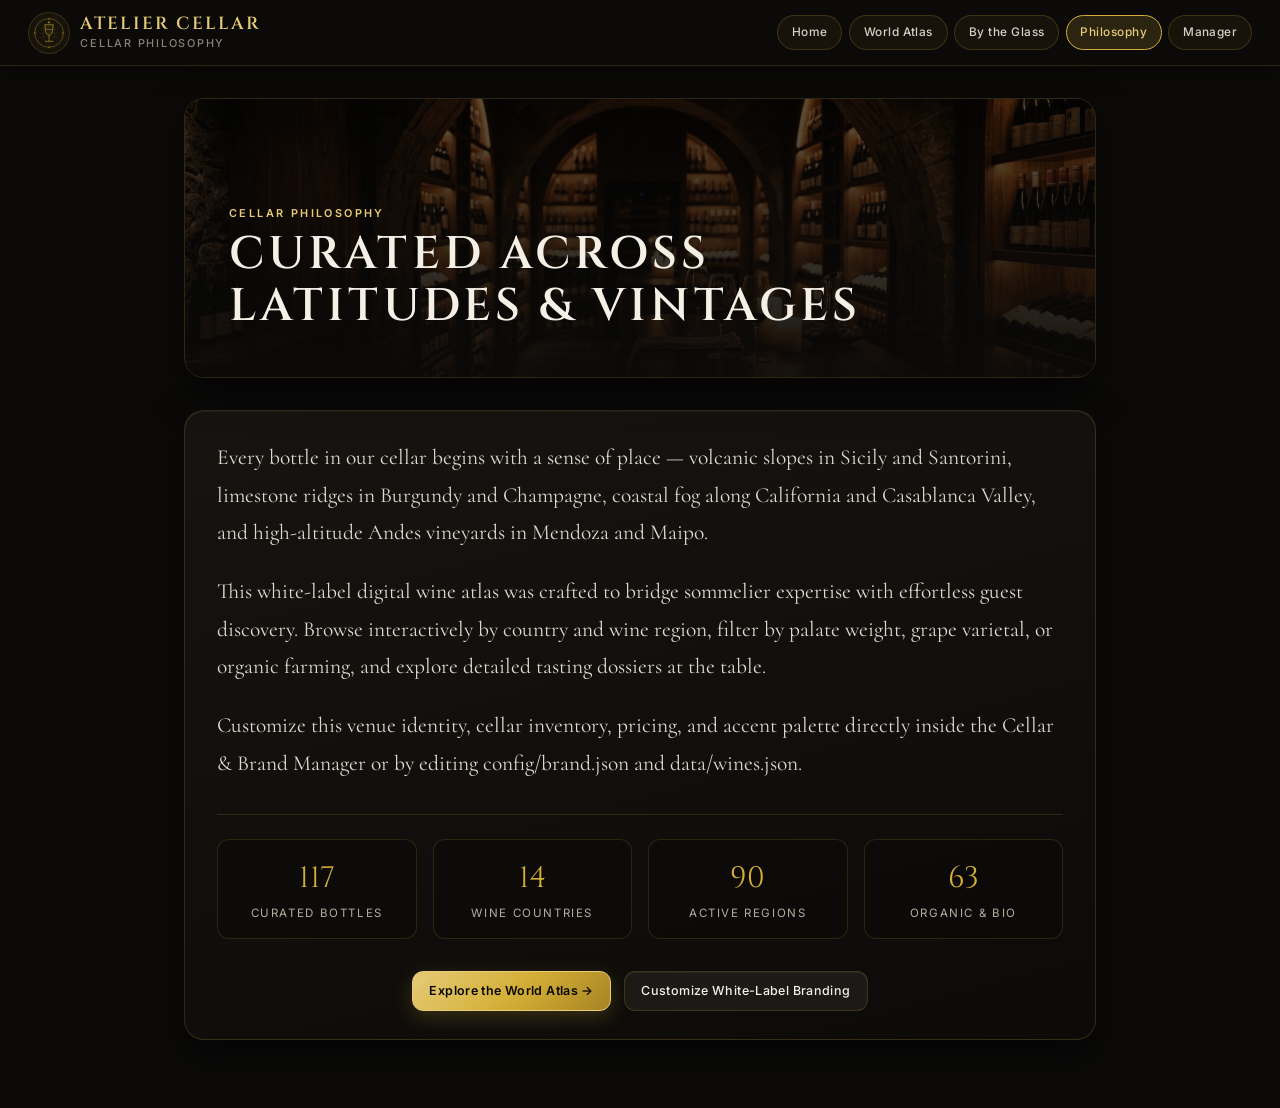
<file: OurStory.html>
<!DOCTYPE html>
<html lang="en">
<head>
    <meta charset="UTF-8">
    <meta name="viewport" content="width=device-width, initial-scale=1.0, viewport-fit=cover">
    <title>Cellar Philosophy — Atelier Cellar</title>
    <meta name="description" content="Our global cellar philosophy, provenance standards, and white-label hospitality curation.">
    <link rel="icon" type="image/png" href="./image/icon-96x96.png">
    <link href="https://fonts.googleapis.com/css2?family=Cinzel:wght@400;600;700&family=Cormorant:ital,wght@0,400;0,500;0,600;1,400&family=Inter:wght@400;500;600&display=swap" rel="stylesheet">
    <link rel="stylesheet" href="./css/atlas.css">
    <style>
        .story-banner {
            position: relative;
            border-radius: 20px;
            overflow: hidden;
            border: 1px solid var(--atlas-border);
            min-height: 280px;
            display: flex;
            align-items: flex-end;
            padding: clamp(1.5rem, 4vw, 2.75rem);
            margin-bottom: 2rem;
            box-shadow: var(--atlas-shadow-md);
        }
        .story-banner img {
            position: absolute;
            inset: 0;
            width: 100%;
            height: 100%;
            object-fit: cover;
            filter: brightness(0.45);
        }
        .story-banner::after {
            content: '';
            position: absolute;
            inset: 0;
            background: linear-gradient(180deg, rgba(11,10,9,0.2) 0%, rgba(11,10,9,0.9) 100%);
        }
        .story-banner-content {
            position: relative;
            z-index: 2;
            max-width: 700px;
        }
        .story-prose p {
            font-family: var(--atlas-font-editorial);
            font-size: clamp(1.16rem, 1.8vw, 1.34rem);
            line-height: 1.75;
            color: rgba(245, 240, 230, 0.9);
            margin-bottom: 1.35rem;
        }
        .story-stats {
            display: grid;
            grid-template-columns: repeat(auto-fit, minmax(140px, 1fr));
            gap: 1rem;
            margin-top: 2rem;
            padding-top: 1.5rem;
            border-top: 1px solid rgba(212, 175, 55, 0.16);
        }
        .stat-box {
            text-align: center;
            padding: 1rem;
            border-radius: 12px;
            background: rgba(11, 10, 9, 0.55);
            border: 1px solid rgba(212, 175, 55, 0.16);
        }
        .stat-num {
            font-family: var(--atlas-font-display);
            font-size: 1.85rem;
            color: var(--atlas-gold);
        }
        .stat-lbl {
            font-family: var(--atlas-font-ui);
            font-size: 0.72rem;
            letter-spacing: 0.14em;
            text-transform: uppercase;
            color: var(--atlas-muted);
            margin-top: 4px;
        }
    </style>
</head>
<body data-page-title="Cellar Philosophy">
    <header class="atlas-topbar">
        <a href="./index.html" class="atlas-brand-link">
            <span class="atlas-crest-badge"><img src="./image/crest.svg" alt="Cellar Crest"></span>
            <span class="atlas-brand-text">
                <span class="atlas-brand-name" data-brand="venueName">Atelier Cellar</span>
                <span class="atlas-brand-sub">Cellar Philosophy</span>
            </span>
        </a>
        <nav class="atlas-nav-links" id="atlasNavLinks">
            <a href="./index.html" class="atlas-nav-pill">Home</a>
            <a href="./wine-map.html" class="atlas-nav-pill">World Atlas</a>
            <a href="./WineByTheGlass.html" class="atlas-nav-pill">By the Glass</a>
            <a href="./OurStory.html" class="atlas-nav-pill is-active">Philosophy</a>
            <a href="./cellar-manager.html" class="atlas-nav-pill">Manager</a>
        </nav>
        <button type="button" class="atlas-mobile-menu-btn" id="mobileNavToggle" aria-label="Menu">
            <svg class="atlas-ico" viewBox="0 0 24 24"><line x1="3" y1="6" x2="21" y2="6"></line><line x1="3" y1="12" x2="21" y2="12"></line><line x1="3" y1="18" x2="21" y2="18"></line></svg>
        </button>
    </header>

    <main class="editorial-container" style="max-width:960px;">
        <section class="story-banner">
            <picture>
                <source srcset="./image/cellar-hero.webp" type="image/webp">
                <img src="./image/cellar-hero.jpg" alt="Candlelit wine cellar">
            </picture>
            <div class="story-banner-content">
                <p class="editorial-kicker" data-brand="storyEyebrow">Cellar Philosophy</p>
                <h1 class="editorial-title" style="text-align:left;" data-brand="storyTitle">Curated Across Latitudes &amp; Vintages</h1>
            </div>
        </section>

        <article class="editorial-panel">
            <div class="story-prose" id="storyParagraphs"></div>
            <div class="story-stats" id="storyStats"></div>
            <div style="margin-top:2rem;display:flex;gap:0.85rem;flex-wrap:wrap;justify-content:center;">
                <a href="./wine-map.html" class="atlas-btn atlas-btn--primary">Explore the World Atlas &rarr;</a>
                <a href="./cellar-manager.html" class="atlas-btn">Customize White-Label Branding</a>
            </div>
        </article>
    </main>

    <script src="./js/world-atlas-data.js"></script>
    <script src="./js/brand.js"></script>
    <script src="./js/cellar-store.js"></script>
    <script>
        (async function initStory() {
            const brand = await window.AtlasBrand.ready;
            const store = window.AtlasStore;
            const mobBtn = document.getElementById('mobileNavToggle');
            const nav = document.getElementById('atlasNavLinks');
            if (mobBtn && nav) mobBtn.addEventListener('click', () => nav.classList.toggle('is-mobile-open'));

            const prose = document.getElementById('storyParagraphs');
            const paragraphs = Array.isArray(brand.storyParagraphs) ? brand.storyParagraphs : [];
            prose.innerHTML = paragraphs.map(p => `<p>${store.escapeHtml(p)}</p>`).join('');

            const wines = await store.loadWines();
            const countries = new Set(wines.map(w => w.country));
            const regions = new Set(wines.map(w => `${w.country}:${w.region}`));
            const organicCount = wines.filter(w => w.organic).length;

            document.getElementById('storyStats').innerHTML = `
                <div class="stat-box"><div class="stat-num">${wines.length}</div><div class="stat-lbl">Curated Bottles</div></div>
                <div class="stat-box"><div class="stat-num">${countries.size}</div><div class="stat-lbl">Wine Countries</div></div>
                <div class="stat-box"><div class="stat-num">${regions.size}</div><div class="stat-lbl">Active Regions</div></div>
                <div class="stat-box"><div class="stat-num">${organicCount}</div><div class="stat-lbl">Organic &amp; Bio</div></div>
            `;
        })();
    </script>
</body>
</html>
</file>
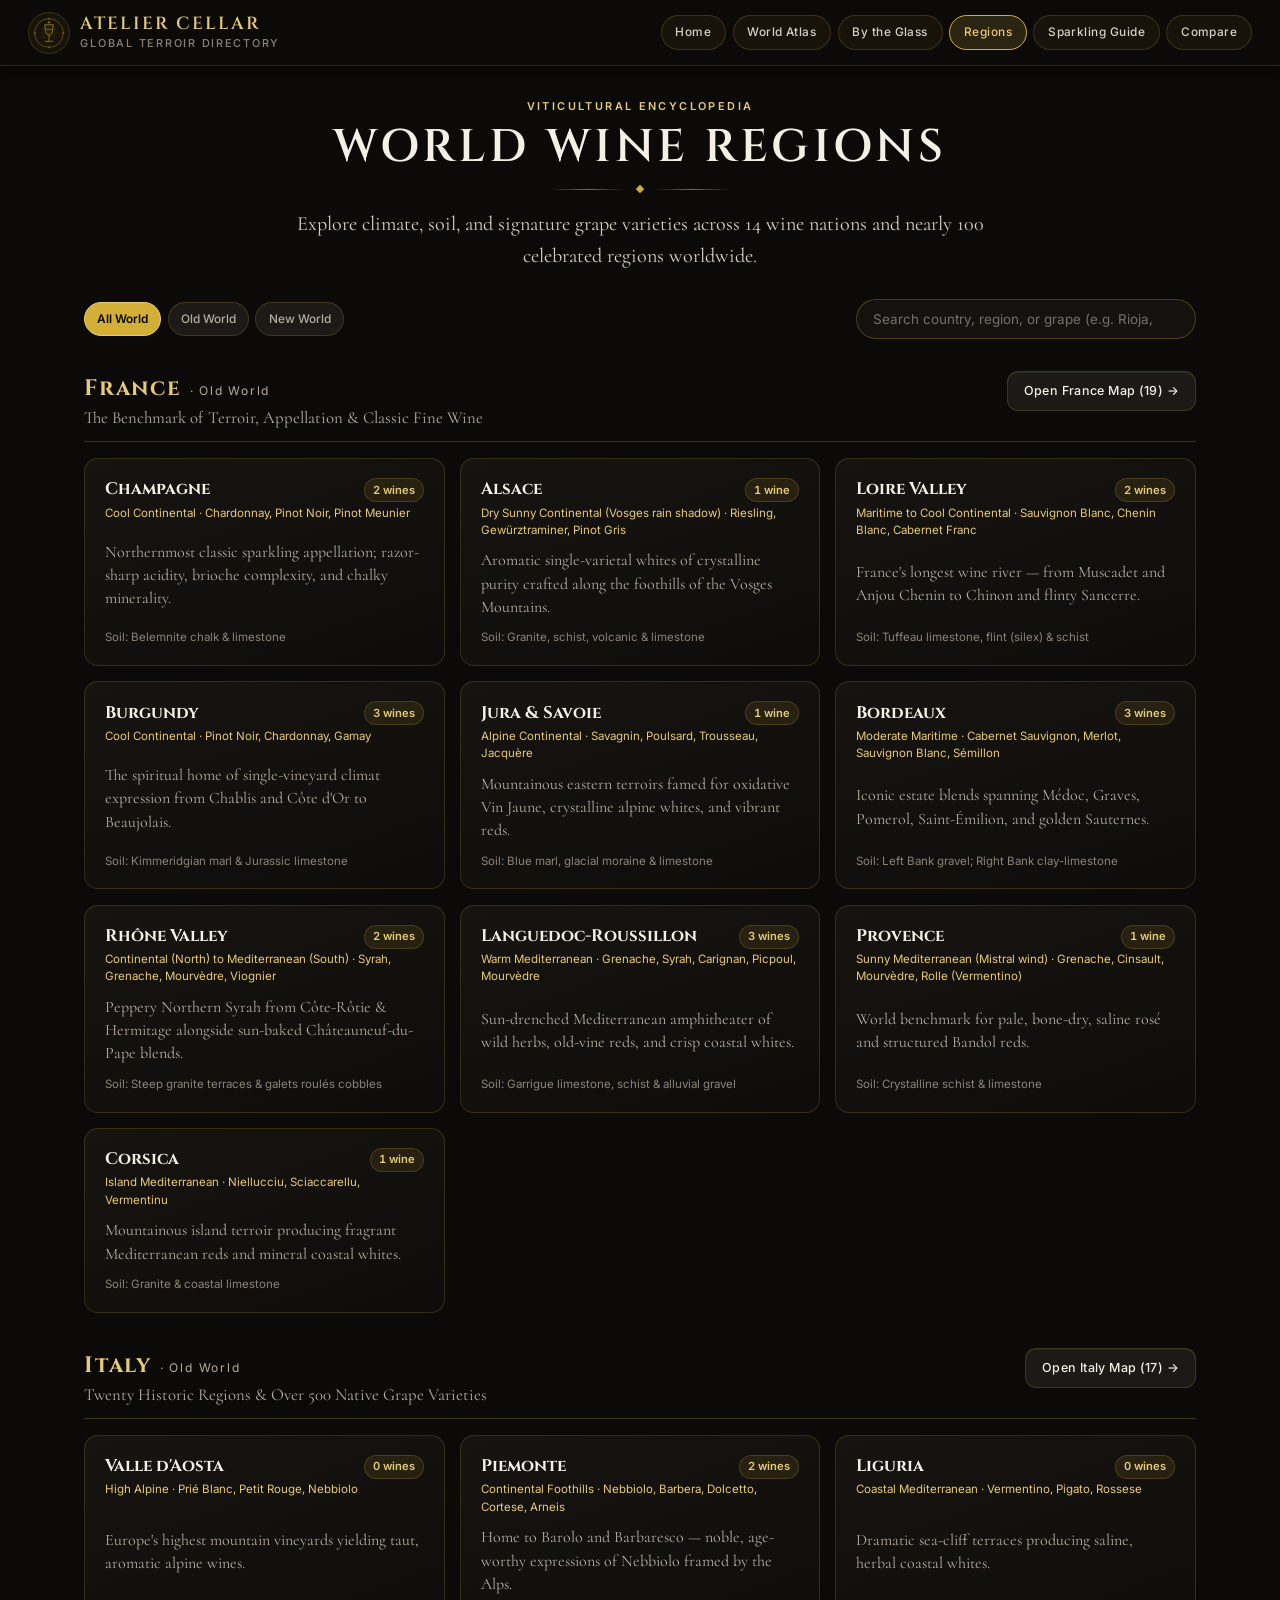
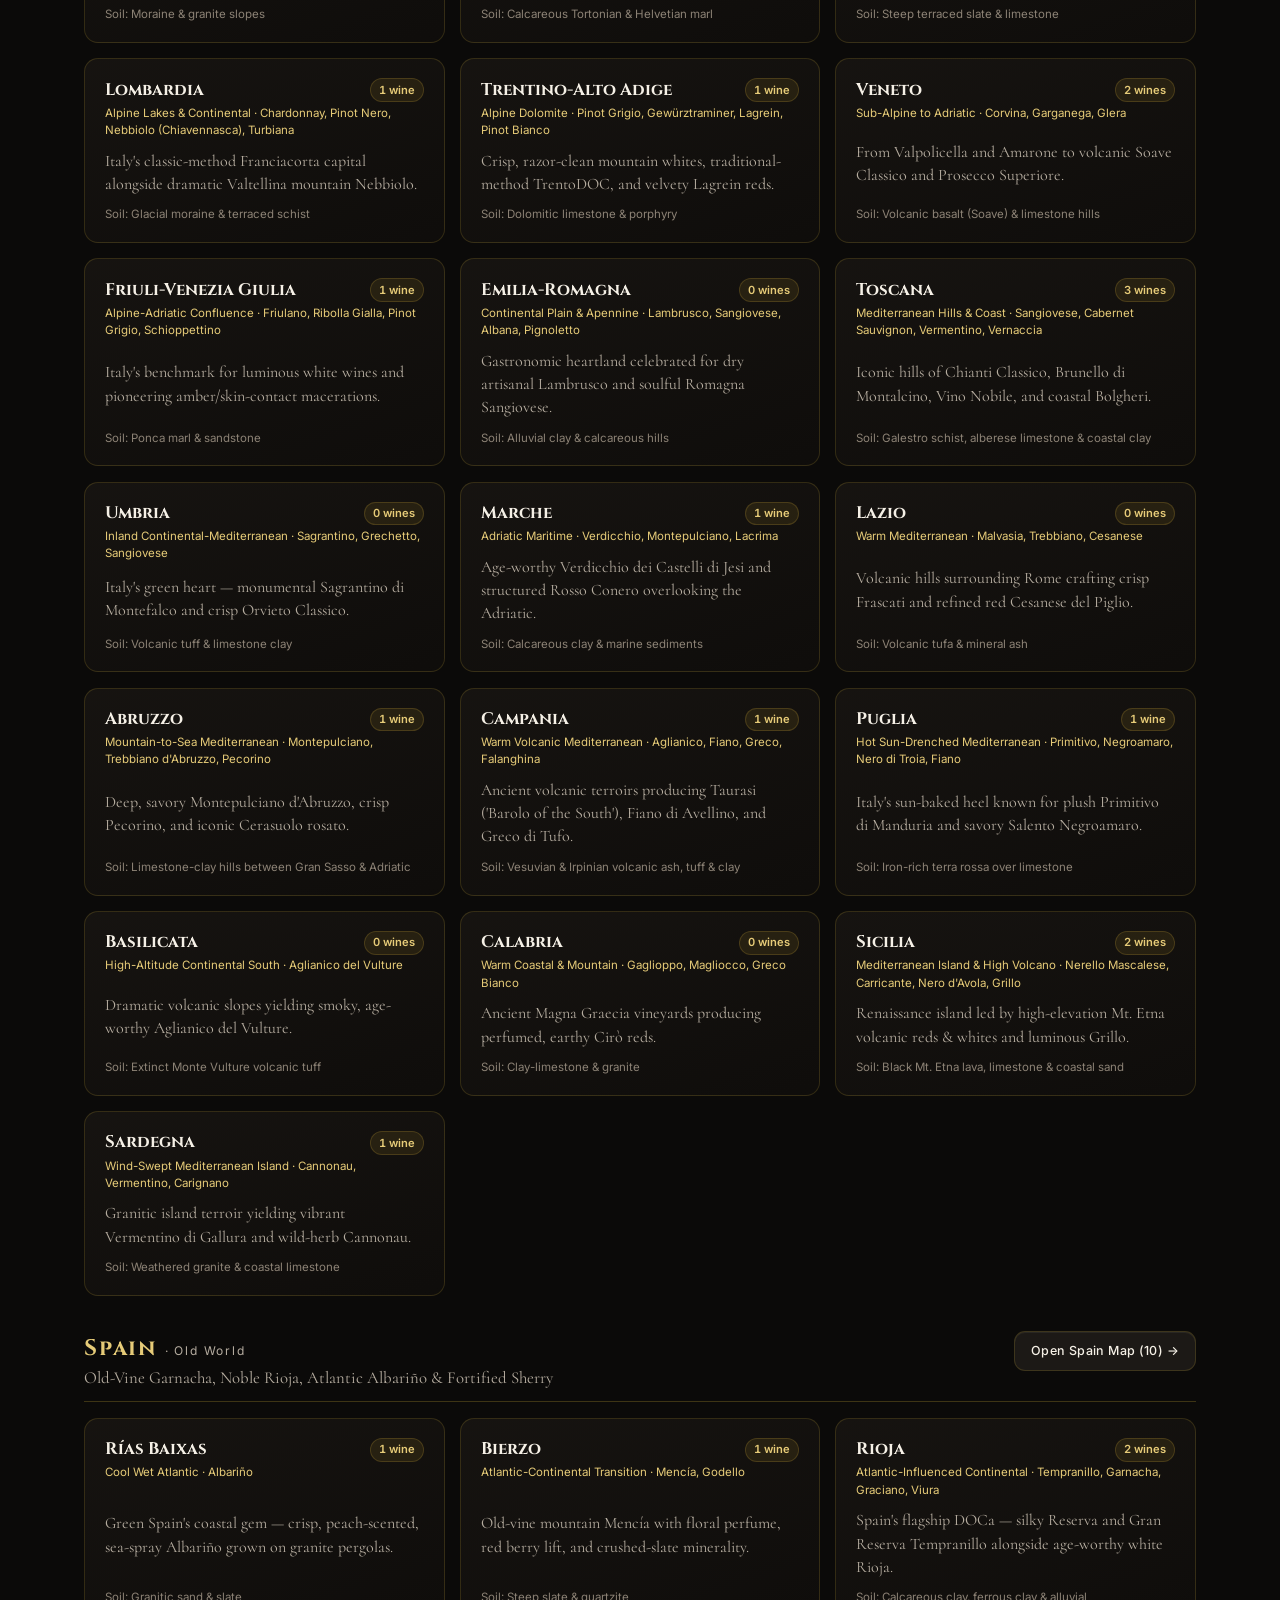
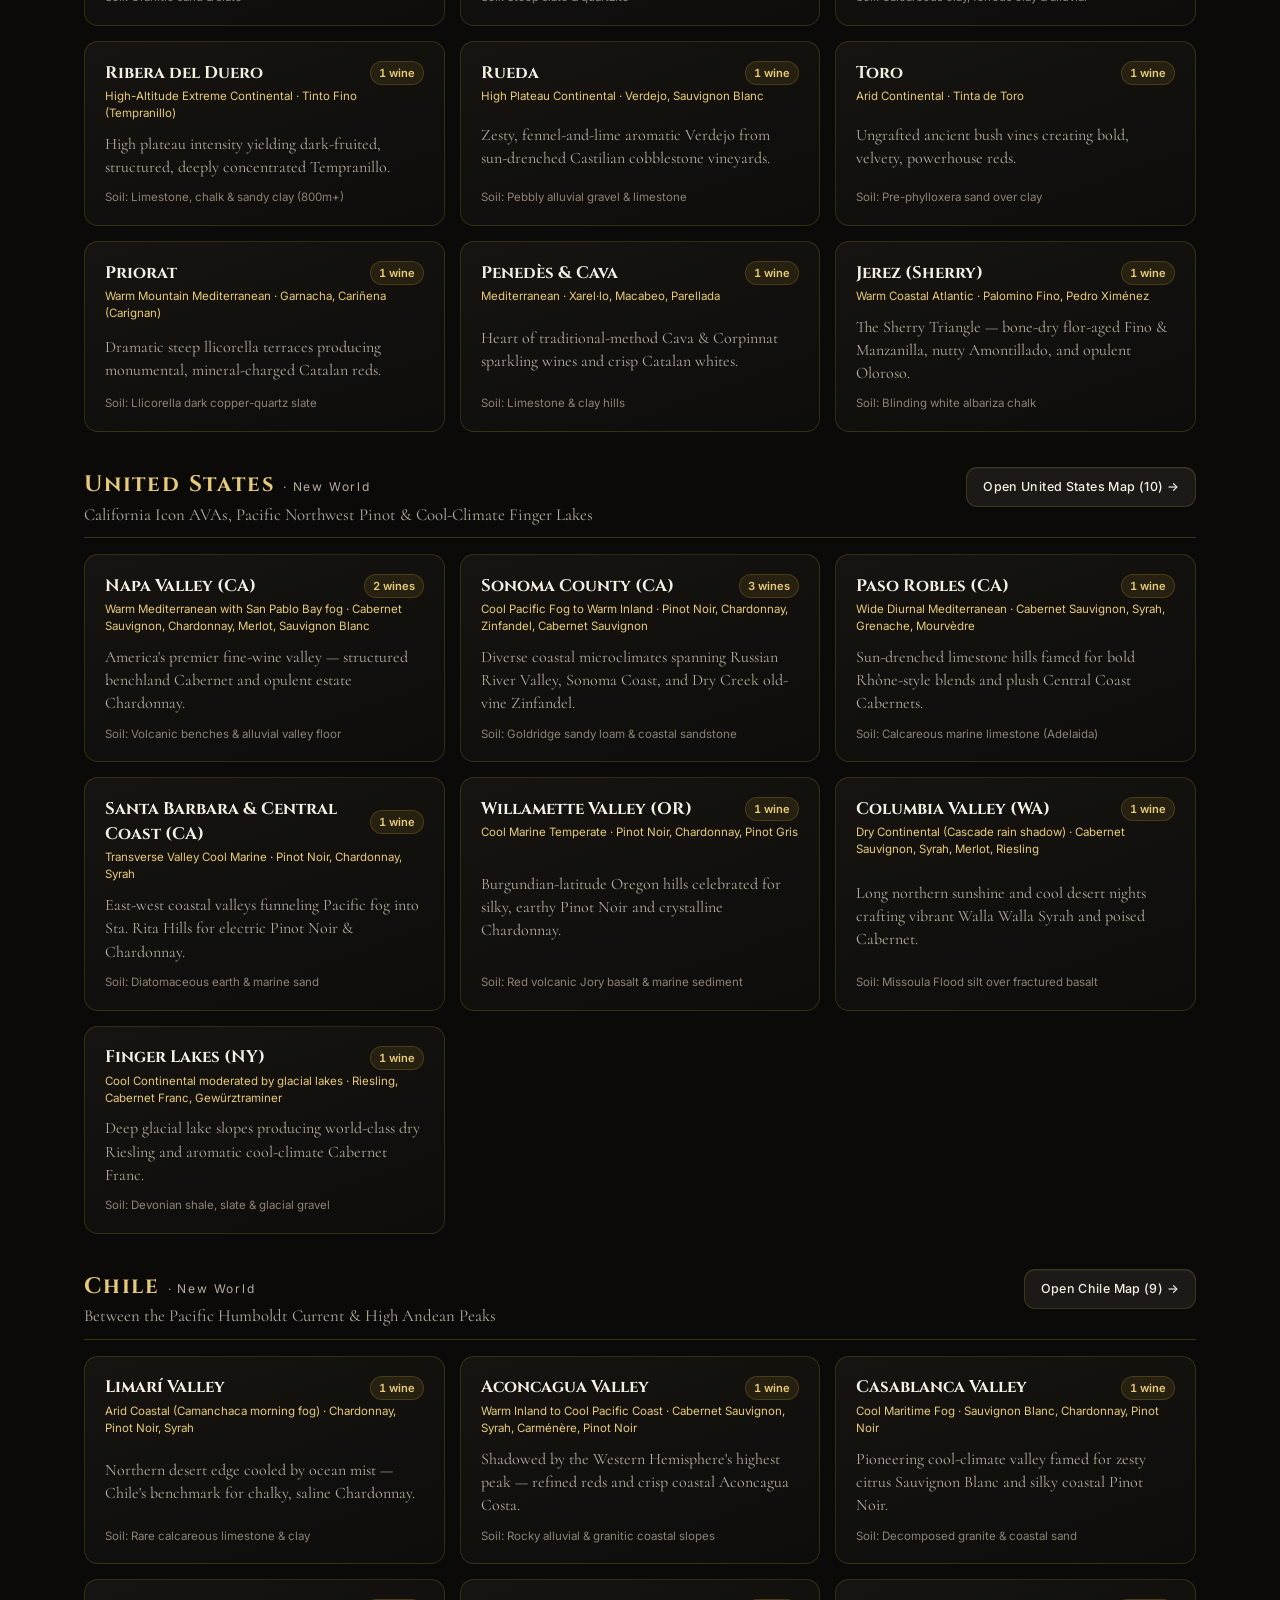
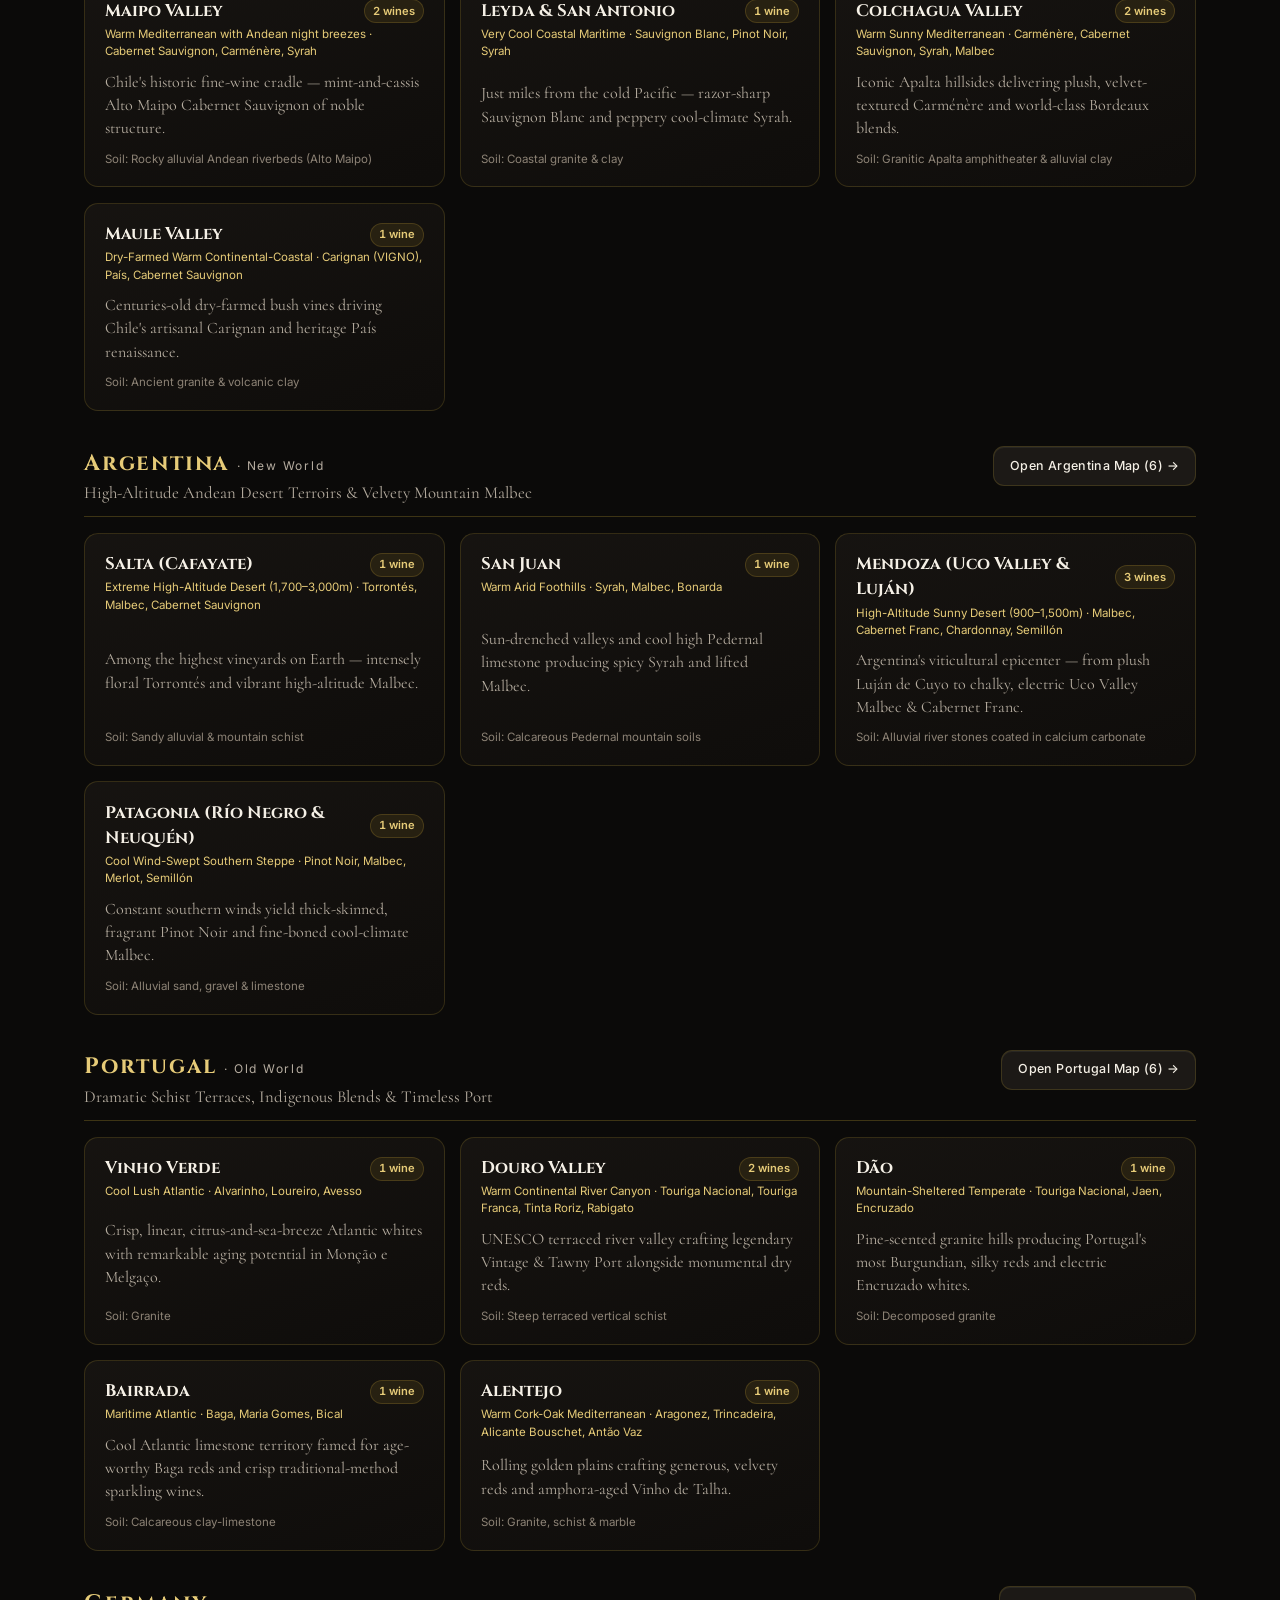
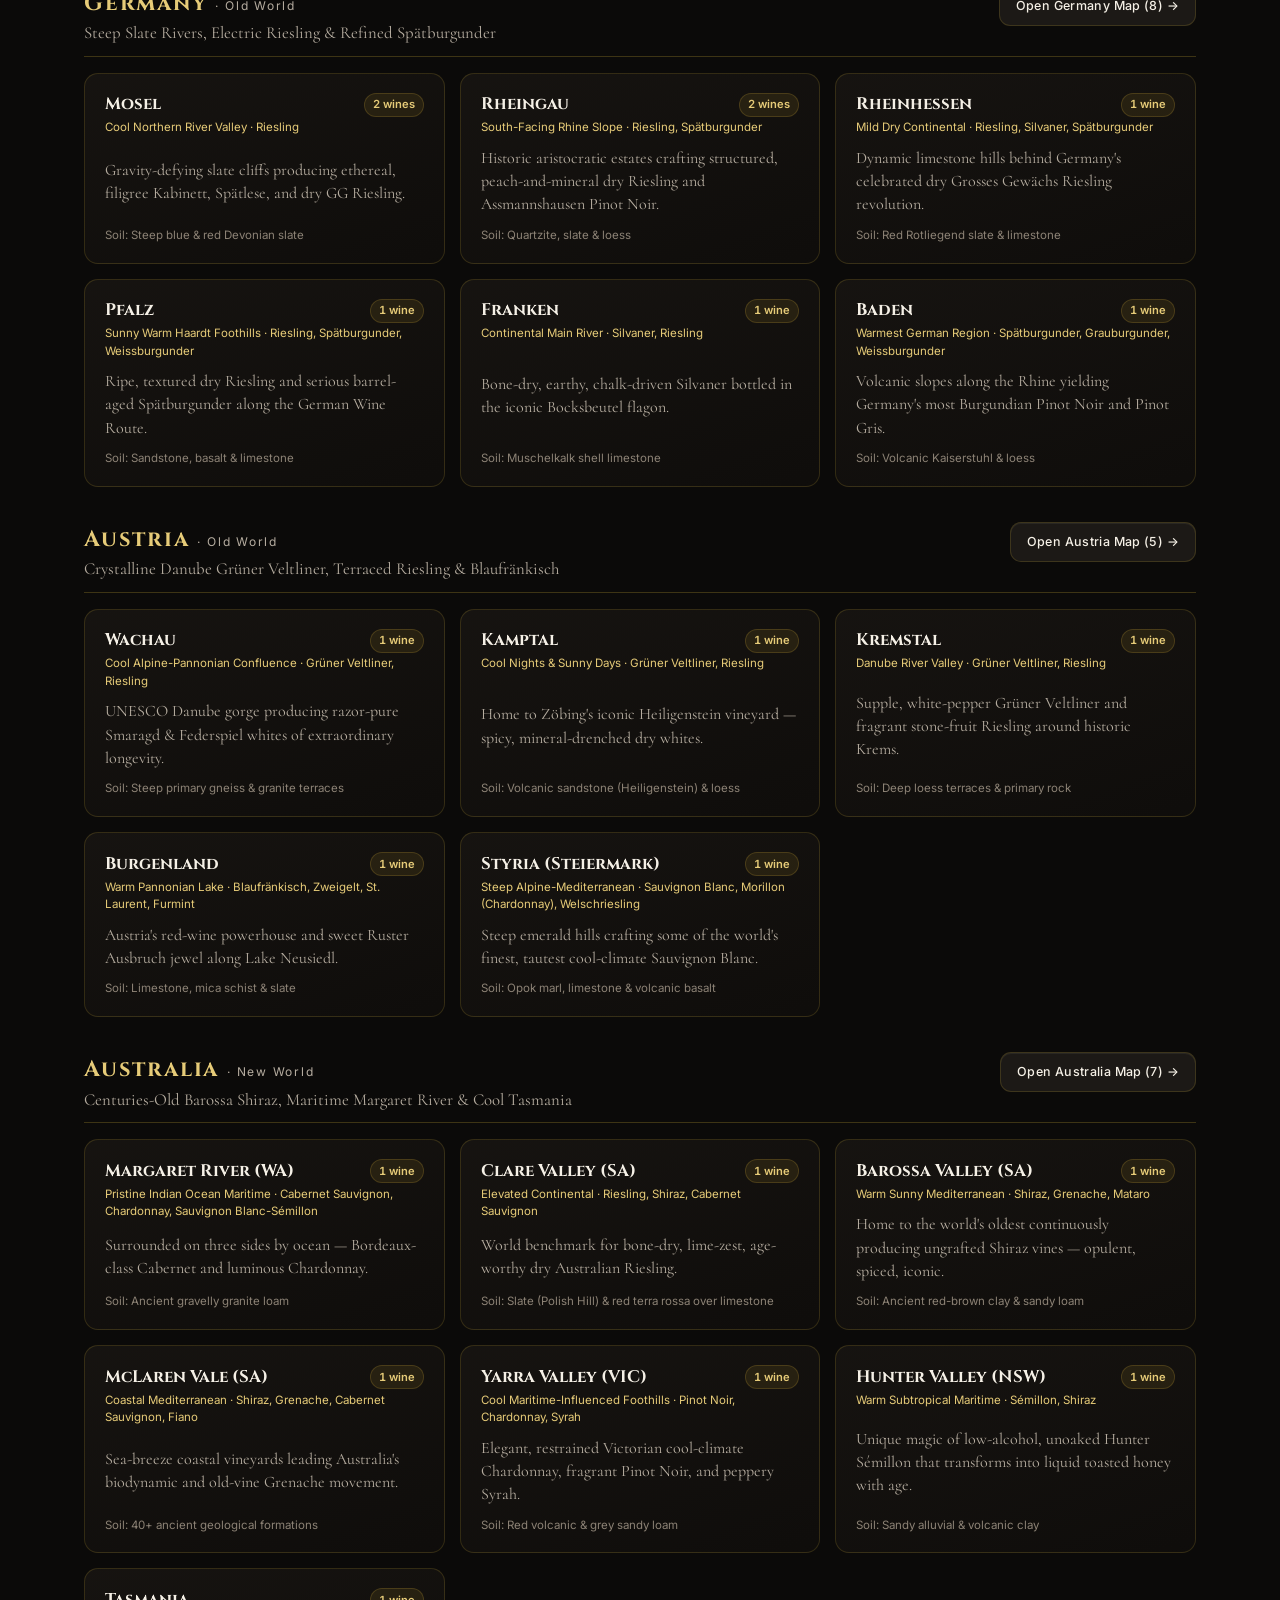
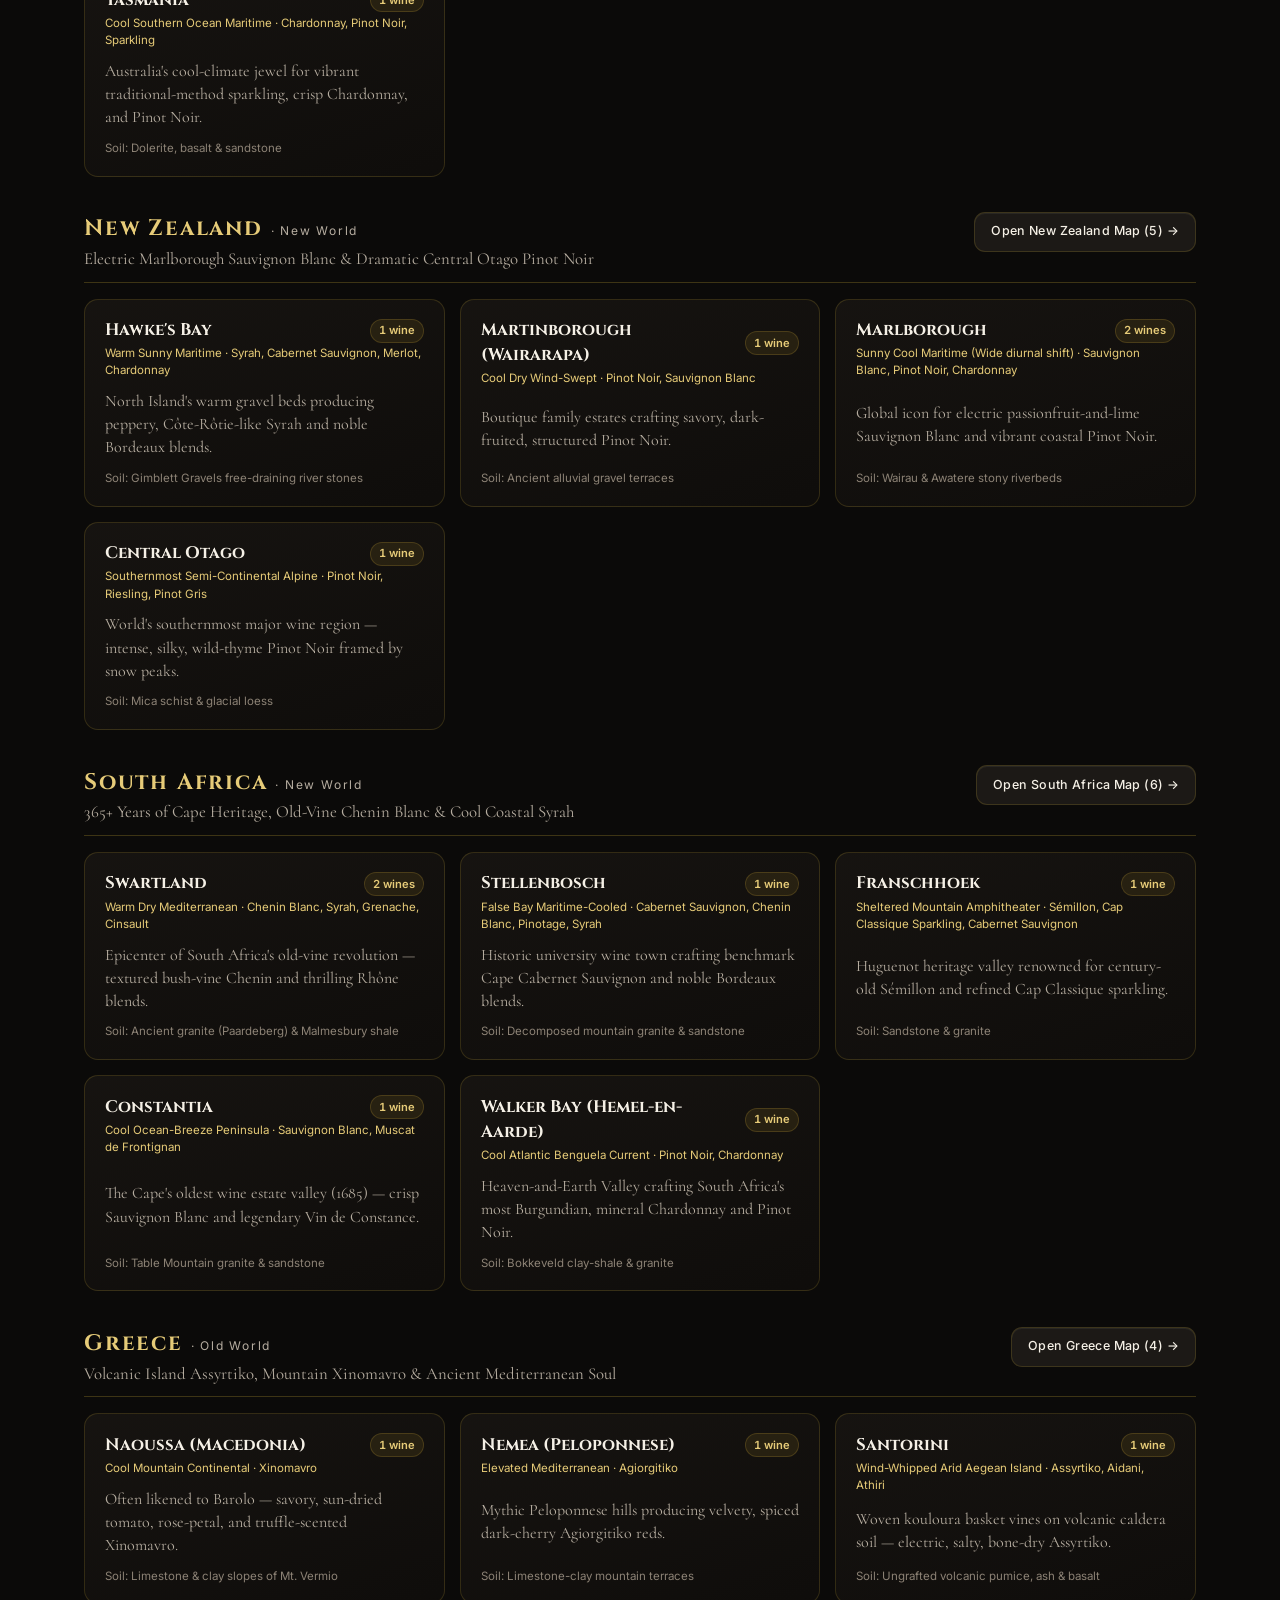
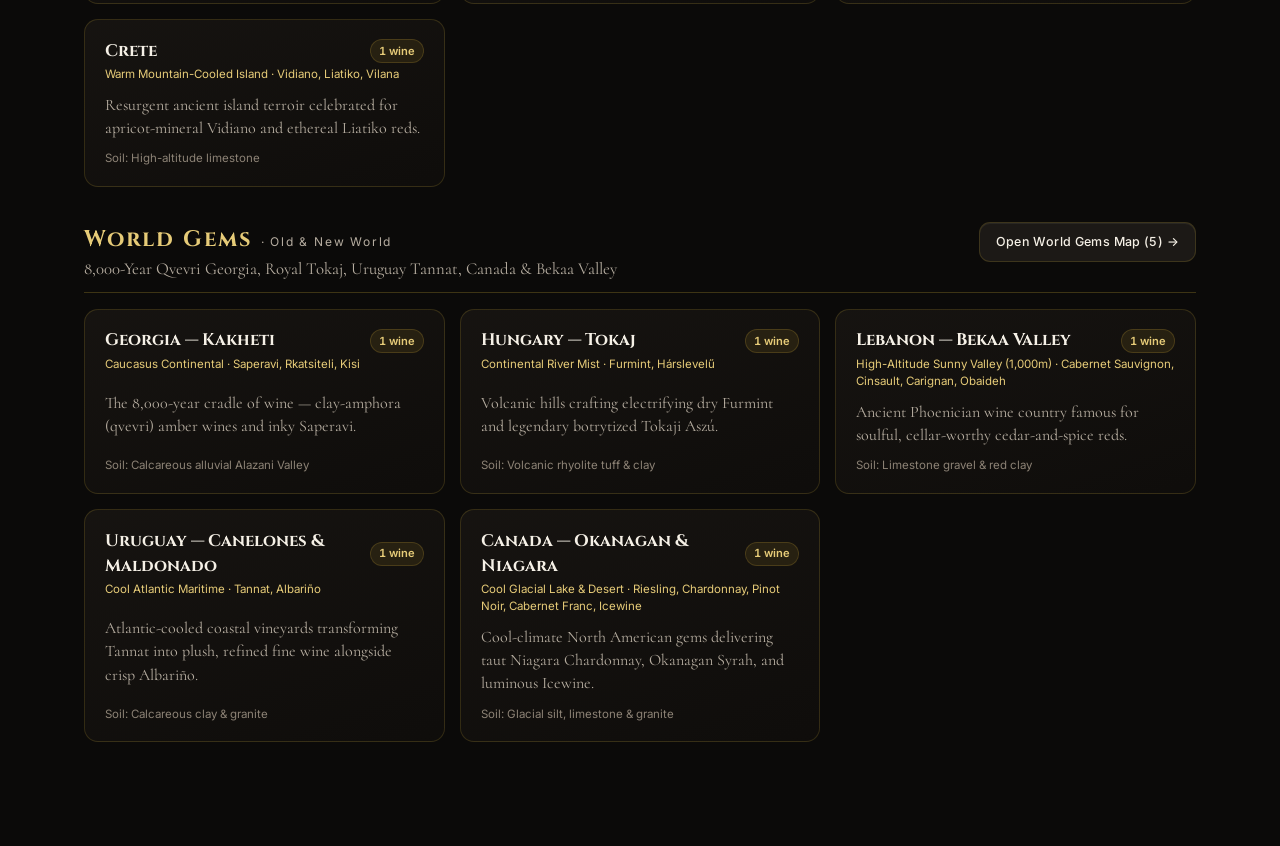
<file: regions.html>
<!DOCTYPE html>
<html lang="en">
<head>
    <meta charset="UTF-8">
    <meta name="viewport" content="width=device-width, initial-scale=1.0, viewport-fit=cover">
    <title>World Wine Regions Directory — Atelier Cellar</title>
    <meta name="description" content="Explore major wine regions across France, Italy, Spain, California, Chile, Argentina, Portugal, Germany, Austria, Australia, New Zealand, South Africa, and Greece.">
    <link rel="icon" type="image/png" href="./image/icon-96x96.png">
    <link href="https://fonts.googleapis.com/css2?family=Cinzel:wght@400;600;700&family=Cormorant:ital,wght@0,400;0,500;0,600;1,400&family=Inter:wght@400;500;600&display=swap" rel="stylesheet">
    <link rel="stylesheet" href="./css/atlas.css">
    <style>
        .country-block {
            margin-bottom: 2.2rem;
        }
        .country-block-head {
            display: flex;
            align-items: baseline;
            justify-content: space-between;
            flex-wrap: wrap;
            gap: 0.75rem;
            padding-bottom: 0.65rem;
            margin-bottom: 1rem;
            border-bottom: 1px solid rgba(212, 175, 55, 0.25);
        }
        .country-block-title {
            font-family: var(--atlas-font-display);
            font-size: 1.4rem;
            letter-spacing: 0.08em;
            color: var(--atlas-gold-soft);
        }
        .regions-grid {
            display: grid;
            grid-template-columns: repeat(auto-fill, minmax(min(280px, 100%), 1fr));
            gap: 0.95rem;
        }
        .region-enc-card {
            display: flex;
            flex-direction: column;
            justify-content: space-between;
            gap: 0.65rem;
            padding: 1.15rem 1.25rem;
            border-radius: 14px;
            background: linear-gradient(160deg, rgba(24, 21, 18, 0.92) 0%, rgba(15, 13, 11, 0.98) 100%);
            border: 1px solid rgba(212, 175, 55, 0.18);
            text-decoration: none;
            color: var(--atlas-ivory);
            transition: all 0.2s ease;
        }
        .region-enc-card:hover {
            border-color: var(--atlas-gold);
            transform: translateY(-3px);
            box-shadow: var(--atlas-shadow-sm);
        }
        .region-enc-name {
            font-family: var(--atlas-font-display);
            font-size: 1.05rem;
            color: var(--atlas-ivory);
        }
        .region-enc-meta {
            font-family: var(--atlas-font-ui);
            font-size: 0.72rem;
            color: var(--atlas-gold-soft);
            margin-top: 2px;
        }
        .region-enc-desc {
            font-family: var(--atlas-font-editorial);
            font-size: 1rem;
            line-height: 1.45;
            color: var(--atlas-muted);
        }
    </style>
</head>
<body data-page-title="World Wine Regions">
    <header class="atlas-topbar">
        <a href="./index.html" class="atlas-brand-link">
            <span class="atlas-crest-badge"><img src="./image/crest.svg" alt="Cellar Crest"></span>
            <span class="atlas-brand-text">
                <span class="atlas-brand-name" data-brand="venueName">Atelier Cellar</span>
                <span class="atlas-brand-sub">Global Terroir Directory</span>
            </span>
        </a>
        <nav class="atlas-nav-links" id="atlasNavLinks">
            <a href="./index.html" class="atlas-nav-pill">Home</a>
            <a href="./wine-map.html" class="atlas-nav-pill">World Atlas</a>
            <a href="./WineByTheGlass.html" class="atlas-nav-pill">By the Glass</a>
            <a href="./regions.html" class="atlas-nav-pill is-active">Regions</a>
            <a href="./SparklingWineDoc.html" class="atlas-nav-pill">Sparkling Guide</a>
            <a href="./wine-comparison.html" class="atlas-nav-pill">
                Compare <span class="compare-badge" data-compare-count style="display:none;">0</span>
            </a>
        </nav>
        <button type="button" class="atlas-mobile-menu-btn" id="mobileNavToggle" aria-label="Menu">
            <svg class="atlas-ico" viewBox="0 0 24 24"><line x1="3" y1="6" x2="21" y2="6"></line><line x1="3" y1="12" x2="21" y2="12"></line><line x1="3" y1="18" x2="21" y2="18"></line></svg>
        </button>
    </header>

    <main class="editorial-container">
        <section class="editorial-hero">
            <p class="editorial-kicker">Viticultural Encyclopedia</p>
            <h1 class="editorial-title">World Wine Regions</h1>
            <div class="gold-divider" aria-hidden="true"><span class="gold-diamond"></span></div>
            <p class="editorial-lead">Explore climate, soil, and signature grape varieties across 14 wine nations and nearly 100 celebrated regions worldwide.</p>
        </section>

        <div style="display:flex;align-items:center;justify-content:space-between;flex-wrap:wrap;gap:0.75rem;margin-bottom:2rem;">
            <div class="sidebar-chips" id="regionWorldFilter">
                <button type="button" class="filter-chip is-active" data-rw="ALL">All World</button>
                <button type="button" class="filter-chip" data-rw="Old World">Old World</button>
                <button type="button" class="filter-chip" data-rw="New World">New World</button>
            </div>
            <input type="text" id="regionSearchInput" class="atlas-search-input" style="max-width:340px;padding-left:1rem;" placeholder="Search country, region, or grape (e.g. Rioja, Maipo, Pinot)...">
        </div>

        <div id="regionsDirectoryRoot"></div>
    </main>

    <script src="./js/world-atlas-data.js"></script>
    <script src="./js/brand.js"></script>
    <script src="./js/cellar-store.js"></script>
    <script>
        (async function initRegionsDir() {
            await window.AtlasBrand.ready;
            const store = window.AtlasStore;
            store.updateCompareBadges();

            const mobBtn = document.getElementById('mobileNavToggle');
            const nav = document.getElementById('atlasNavLinks');
            if (mobBtn && nav) mobBtn.addEventListener('click', () => nav.classList.toggle('is-mobile-open'));

            const wines = await store.loadWines();
            let worldFilter = 'ALL';
            let query = '';

            function render() {
                const atlas = window.WorldAtlasData;
                const root = document.getElementById('regionsDirectoryRoot');
                const q = query.trim().toLowerCase();

                const html = atlas.countries.map(c => {
                    if (worldFilter === 'Old World' && !c.world.includes('Old')) return '';
                    if (worldFilter === 'New World' && !c.world.includes('New')) return '';

                    const matchingRegions = c.regions.filter(r => {
                        if (!q) return true;
                        return [c.name, r.name, r.climate, r.grapes, r.soil, r.summary].join(' ').toLowerCase().includes(q);
                    });
                    if (!matchingRegions.length) return '';

                    const cCount = wines.filter(w => w.country === c.id).length;
                    return `
                        <section class="country-block">
                            <div class="country-block-head">
                                <div>
                                    <h2 class="country-block-title">${store.escapeHtml(c.name)} <span style="font-size:0.75rem;font-family:var(--atlas-font-ui);color:var(--atlas-muted);font-weight:400;">&middot; ${store.escapeHtml(c.world)}</span></h2>
                                    <p style="font-family:var(--atlas-font-editorial);font-size:1.05rem;color:var(--atlas-muted);">${store.escapeHtml(c.tagline)}</p>
                                </div>
                                <a href="./wine-map.html?country=${encodeURIComponent(c.id)}" class="atlas-btn">Open ${store.escapeHtml(c.name)} Map (${cCount}) &rarr;</a>
                            </div>
                            <div class="regions-grid">
                                ${matchingRegions.map(r => {
                                    const rCount = wines.filter(w => w.country === c.id && w.region === r.id).length;
                                    return `
                                        <a class="region-enc-card" href="./wine-map.html?country=${encodeURIComponent(c.id)}&region=${encodeURIComponent(r.id)}">
                                            <div>
                                                <div style="display:flex;justify-content:space-between;align-items:center;gap:0.5rem;">
                                                    <h3 class="region-enc-name">${store.escapeHtml(r.name)}</h3>
                                                    <span class="style-card-count">${rCount} ${rCount === 1 ? 'wine' : 'wines'}</span>
                                                </div>
                                                <div class="region-enc-meta">${store.escapeHtml(r.climate)} &middot; ${store.escapeHtml(r.grapes)}</div>
                                            </div>
                                            <p class="region-enc-desc">${store.escapeHtml(r.summary)}</p>
                                            <div style="font-family:var(--atlas-font-ui);font-size:0.72rem;color:var(--atlas-subtle);">Soil: ${store.escapeHtml(r.soil)}</div>
                                        </a>`;
                                }).join('')}
                            </div>
                        </section>`;
                }).join('');

                root.innerHTML = html || '<div class="editorial-panel" style="text-align:center;color:var(--atlas-muted);">No wine regions match your search.</div>';
            }

            document.querySelectorAll('[data-rw]').forEach(btn => {
                btn.addEventListener('click', () => {
                    worldFilter = btn.getAttribute('data-rw');
                    document.querySelectorAll('[data-rw]').forEach(b => b.classList.toggle('is-active', b === btn));
                    render();
                });
            });
            document.getElementById('regionSearchInput').addEventListener('input', (e) => {
                query = e.target.value;
                render();
            });

            render();
        })();
    </script>
</body>
</html>
</file>
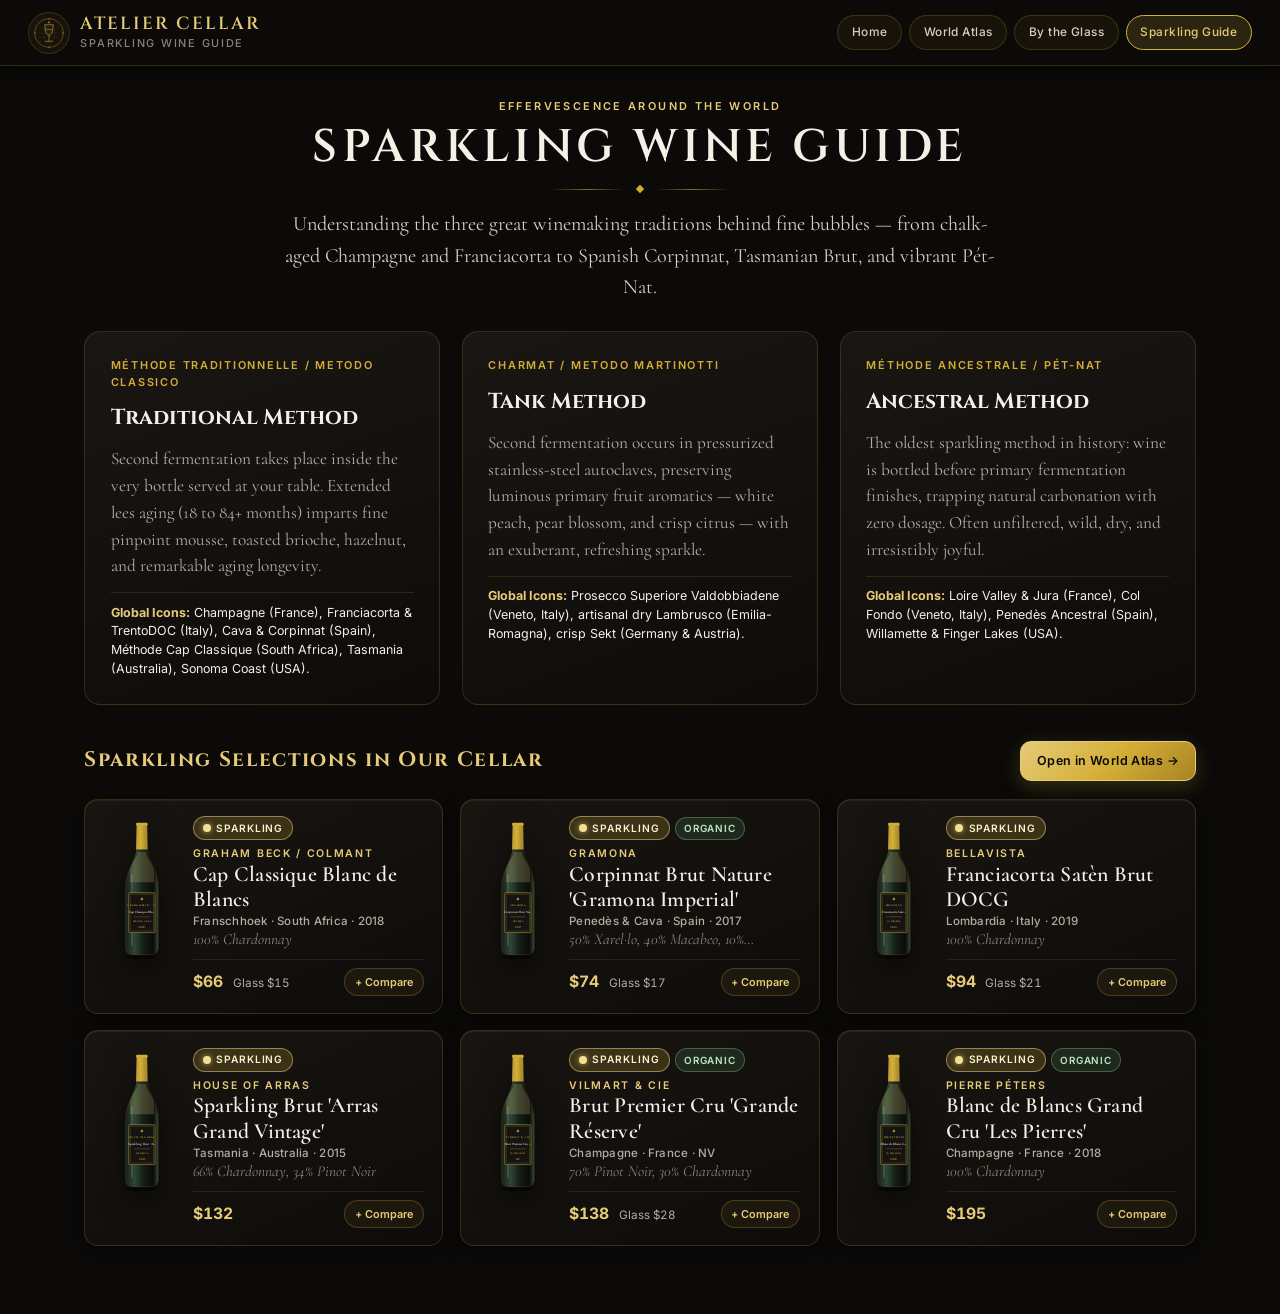
<file: SparklingWineDoc.html>
<!DOCTYPE html>
<html lang="en">
<head>
    <meta charset="UTF-8">
    <meta name="viewport" content="width=device-width, initial-scale=1.0, viewport-fit=cover">
    <title>World Sparkling Wine Guide — Atelier Cellar</title>
    <meta name="description" content="A sommelier guide to sparkling winemaking methods worldwide: Traditional Method (Champagne, Franciacorta, Corpinnat, Cap Classique, Tasmania), Tank/Charmat Method, and Ancestral Pét-Nat.">
    <link rel="icon" type="image/png" href="./image/icon-96x96.png">
    <link href="https://fonts.googleapis.com/css2?family=Cinzel:wght@400;600;700&family=Cormorant:ital,wght@0,400;0,500;0,600;1,400&family=Inter:wght@400;500;600&display=swap" rel="stylesheet">
    <link rel="stylesheet" href="./css/atlas.css">
    <style>
        .methods-grid {
            display: grid;
            grid-template-columns: repeat(auto-fit, minmax(min(290px, 100%), 1fr));
            gap: 1.35rem;
            margin-bottom: 2.25rem;
        }
        .method-card {
            background: linear-gradient(160deg, rgba(26, 23, 20, 0.96) 0%, rgba(14, 12, 10, 0.98) 100%);
            border: 1px solid var(--atlas-border);
            border-radius: 16px;
            padding: 1.6rem;
            display: flex;
            flex-direction: column;
            gap: 0.75rem;
        }
        .method-tag {
            font-family: var(--atlas-font-ui);
            font-size: 0.68rem;
            font-weight: 600;
            letter-spacing: 0.16em;
            text-transform: uppercase;
            color: var(--atlas-gold);
        }
        .method-title {
            font-family: var(--atlas-font-display);
            font-size: 1.35rem;
            color: var(--atlas-ivory);
        }
        .method-body {
            font-family: var(--atlas-font-editorial);
            font-size: 1.08rem;
            line-height: 1.55;
            color: var(--atlas-muted);
        }
        .method-detail {
            font-family: var(--atlas-font-ui);
            font-size: 0.78rem;
            color: var(--atlas-ivory);
            padding-top: 0.65rem;
            border-top: 1px solid rgba(212, 175, 55, 0.14);
        }
        .method-detail strong { color: var(--atlas-gold-soft); }
    </style>
</head>
<body data-page-title="World Sparkling Wine Guide">
    <header class="atlas-topbar">
        <a href="./index.html" class="atlas-brand-link">
            <span class="atlas-crest-badge"><img src="./image/crest.svg" alt="Cellar Crest"></span>
            <span class="atlas-brand-text">
                <span class="atlas-brand-name" data-brand="venueName">Atelier Cellar</span>
                <span class="atlas-brand-sub">Sparkling Wine Guide</span>
            </span>
        </a>
        <nav class="atlas-nav-links" id="atlasNavLinks">
            <a href="./index.html" class="atlas-nav-pill">Home</a>
            <a href="./wine-map.html" class="atlas-nav-pill">World Atlas</a>
            <a href="./WineByTheGlass.html" class="atlas-nav-pill">By the Glass</a>
            <a href="./SparklingWineDoc.html" class="atlas-nav-pill is-active">Sparkling Guide</a>
        </nav>
        <button type="button" class="atlas-mobile-menu-btn" id="mobileNavToggle" aria-label="Menu">
            <svg class="atlas-ico" viewBox="0 0 24 24"><line x1="3" y1="6" x2="21" y2="6"></line><line x1="3" y1="12" x2="21" y2="12"></line><line x1="3" y1="18" x2="21" y2="18"></line></svg>
        </button>
    </header>

    <main class="editorial-container">
        <section class="editorial-hero">
            <p class="editorial-kicker">Effervescence Around the World</p>
            <h1 class="editorial-title">Sparkling Wine Guide</h1>
            <div class="gold-divider" aria-hidden="true"><span class="gold-diamond"></span></div>
            <p class="editorial-lead">Understanding the three great winemaking traditions behind fine bubbles — from chalk-aged Champagne and Franciacorta to Spanish Corpinnat, Tasmanian Brut, and vibrant Pét-Nat.</p>
        </section>

        <section class="methods-grid">
            <article class="method-card">
                <span class="method-tag">Méthode Traditionnelle / Metodo Classico</span>
                <h2 class="method-title">Traditional Method</h2>
                <p class="method-body">Second fermentation takes place inside the very bottle served at your table. Extended lees aging (18 to 84+ months) imparts fine pinpoint mousse, toasted brioche, hazelnut, and remarkable aging longevity.</p>
                <div class="method-detail"><strong>Global Icons:</strong> Champagne (France), Franciacorta &amp; TrentoDOC (Italy), Cava &amp; Corpinnat (Spain), Méthode Cap Classique (South Africa), Tasmania (Australia), Sonoma Coast (USA).</div>
            </article>

            <article class="method-card">
                <span class="method-tag">Charmat / Metodo Martinotti</span>
                <h2 class="method-title">Tank Method</h2>
                <p class="method-body">Second fermentation occurs in pressurized stainless-steel autoclaves, preserving luminous primary fruit aromatics — white peach, pear blossom, and crisp citrus — with an exuberant, refreshing sparkle.</p>
                <div class="method-detail"><strong>Global Icons:</strong> Prosecco Superiore Valdobbiadene (Veneto, Italy), artisanal dry Lambrusco (Emilia-Romagna), crisp Sekt (Germany &amp; Austria).</div>
            </article>

            <article class="method-card">
                <span class="method-tag">Méthode Ancestrale / Pét-Nat</span>
                <h2 class="method-title">Ancestral Method</h2>
                <p class="method-body">The oldest sparkling method in history: wine is bottled before primary fermentation finishes, trapping natural carbonation with zero dosage. Often unfiltered, wild, dry, and irresistibly joyful.</p>
                <div class="method-detail"><strong>Global Icons:</strong> Loire Valley &amp; Jura (France), Col Fondo (Veneto, Italy), Penedès Ancestral (Spain), Willamette &amp; Finger Lakes (USA).</div>
            </article>
        </section>

        <section>
            <div style="display:flex;align-items:center;justify-content:space-between;flex-wrap:wrap;gap:0.75rem;margin-bottom:1.1rem;">
                <h2 style="font-family:var(--atlas-font-display);font-size:1.3rem;letter-spacing:0.08em;color:var(--atlas-gold-soft);">Sparkling Selections in Our Cellar</h2>
                <a href="./wine-map.html?style=SPARKLING&view=list" class="atlas-btn atlas-btn--primary">Open in World Atlas &rarr;</a>
            </div>
            <div class="wines-cards-grid" id="sparklingGrid"></div>
        </section>
    </main>

    <script src="./js/world-atlas-data.js"></script>
    <script src="./js/brand.js"></script>
    <script src="./js/bottle-visual.js"></script>
    <script src="./js/cellar-store.js"></script>
    <script>
        (async function initSparkling() {
            await window.AtlasBrand.ready;
            const store = window.AtlasStore;
            const mobBtn = document.getElementById('mobileNavToggle');
            const nav = document.getElementById('atlasNavLinks');
            if (mobBtn && nav) mobBtn.addEventListener('click', () => nav.classList.toggle('is-mobile-open'));

            const wines = await store.loadWines();
            const sparkling = store.filterWines(wines, { style: 'SPARKLING', sort: 'price-asc' });
            const grid = document.getElementById('sparklingGrid');
            grid.innerHTML = sparkling.map(w => store.renderWineCard(w)).join('');
            grid.querySelectorAll('.wine-card').forEach(card => {
                const num = card.getAttribute('data-wine-number');
                card.addEventListener('click', (e) => {
                    const cmp = e.target.closest('[data-compare-btn]');
                    if (cmp) {
                        e.stopPropagation();
                        const res = store.toggleCompareId(num);
                        if (!res.full) {
                            cmp.classList.toggle('is-added', res.added);
                            cmp.textContent = res.added ? 'Compared ✓' : '+ Compare';
                        }
                        return;
                    }
                    window.location.href = `./wine-details.html?wine=${encodeURIComponent(num)}`;
                });
            });
        })();
    </script>
</body>
</html>
</file>
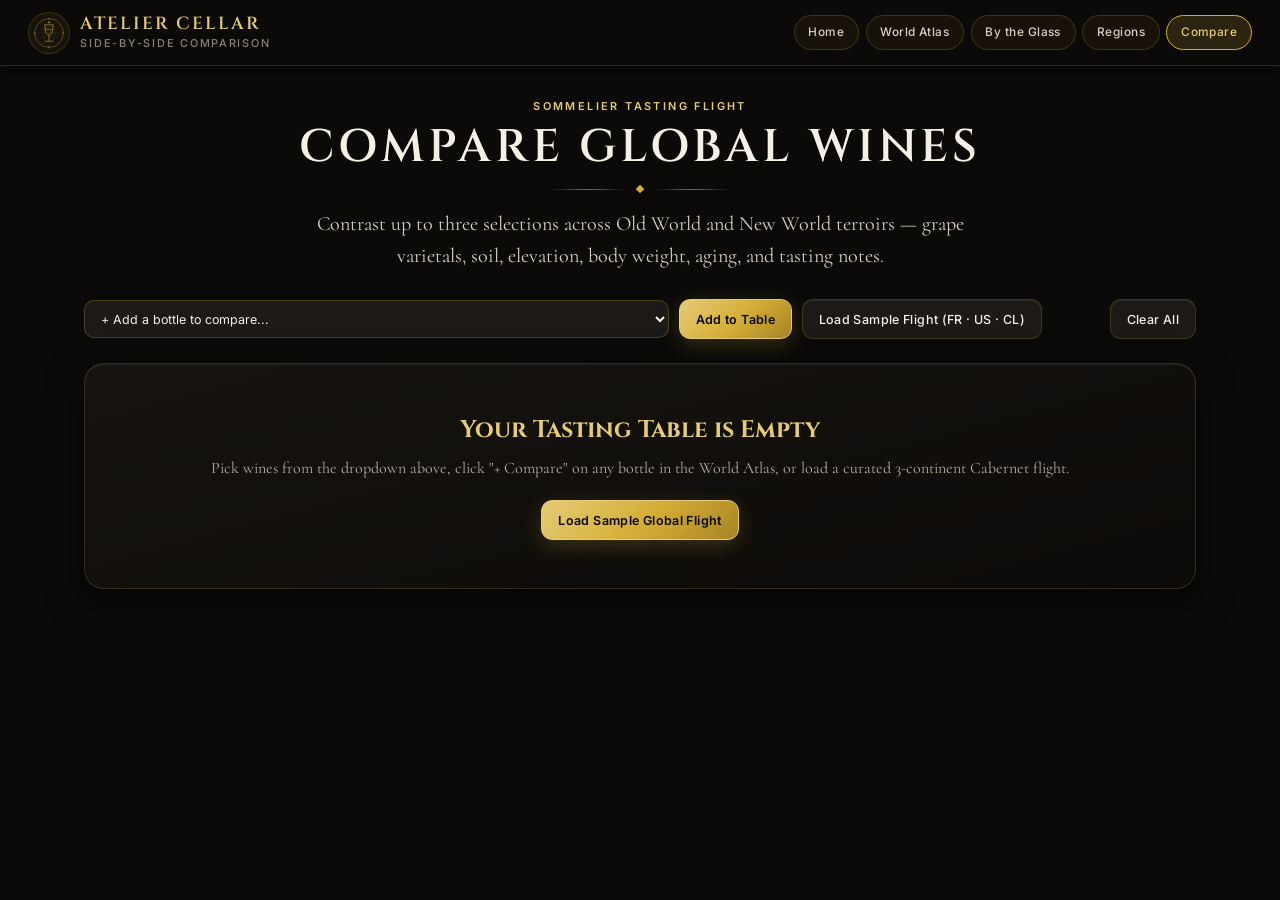
<file: wine-comparison.html>
<!DOCTYPE html>
<html lang="en">
<head>
    <meta charset="UTF-8">
    <meta name="viewport" content="width=device-width, initial-scale=1.0, viewport-fit=cover">
    <title>Wine Comparison — Atelier Cellar</title>
    <meta name="description" content="Compare up to three global wines side-by-side across country, region, grape varietals, palate body, aging, and price.">
    <link rel="icon" type="image/png" href="./image/icon-96x96.png">
    <link href="https://fonts.googleapis.com/css2?family=Cinzel:wght@400;600;700&family=Cormorant:ital,wght@0,400;0,500;0,600;1,400&family=Inter:wght@400;500;600&display=swap" rel="stylesheet">
    <link rel="stylesheet" href="./css/atlas.css">
    <style>
        .compare-toolbar {
            display: flex;
            align-items: center;
            justify-content: space-between;
            flex-wrap: wrap;
            gap: 0.75rem;
            margin-bottom: 1.5rem;
        }
        .compare-grid {
            display: grid;
            grid-template-columns: repeat(auto-fit, minmax(min(280px, 100%), 1fr));
            gap: 1.2rem;
        }
        .compare-col {
            background: linear-gradient(165deg, rgba(26, 23, 20, 0.96) 0%, rgba(14, 12, 10, 0.98) 100%);
            border: 1px solid var(--atlas-border);
            border-radius: 16px;
            padding: 1.35rem;
            display: flex;
            flex-direction: column;
            gap: 0.8rem;
        }
        .compare-bottle-head {
            display: flex;
            align-items: center;
            gap: 0.9rem;
        }
        .compare-bottle-head .bottle-visual-frame {
            width: 68px;
            height: 140px;
            flex-shrink: 0;
        }
        .compare-row {
            padding-top: 0.65rem;
            border-top: 1px solid rgba(212, 175, 55, 0.12);
        }
        .compare-label {
            font-family: var(--atlas-font-ui);
            font-size: 0.66rem;
            font-weight: 600;
            letter-spacing: 0.16em;
            text-transform: uppercase;
            color: var(--atlas-gold);
            margin-bottom: 2px;
        }
        .compare-val {
            font-family: var(--atlas-font-editorial);
            font-size: 1.05rem;
            line-height: 1.38;
            color: var(--atlas-ivory);
        }
    </style>
</head>
<body data-page-title="Wine Comparison">
    <header class="atlas-topbar">
        <a href="./index.html" class="atlas-brand-link">
            <span class="atlas-crest-badge"><img src="./image/crest.svg" alt="Cellar Crest"></span>
            <span class="atlas-brand-text">
                <span class="atlas-brand-name" data-brand="venueName">Atelier Cellar</span>
                <span class="atlas-brand-sub">Side-by-Side Comparison</span>
            </span>
        </a>
        <nav class="atlas-nav-links" id="atlasNavLinks">
            <a href="./index.html" class="atlas-nav-pill">Home</a>
            <a href="./wine-map.html" class="atlas-nav-pill">World Atlas</a>
            <a href="./WineByTheGlass.html" class="atlas-nav-pill">By the Glass</a>
            <a href="./regions.html" class="atlas-nav-pill">Regions</a>
            <a href="./wine-comparison.html" class="atlas-nav-pill is-active">Compare</a>
        </nav>
        <button type="button" class="atlas-mobile-menu-btn" id="mobileNavToggle" aria-label="Menu">
            <svg class="atlas-ico" viewBox="0 0 24 24"><line x1="3" y1="6" x2="21" y2="6"></line><line x1="3" y1="12" x2="21" y2="12"></line><line x1="3" y1="18" x2="21" y2="18"></line></svg>
        </button>
    </header>

    <main class="editorial-container">
        <section class="editorial-hero">
            <p class="editorial-kicker">Sommelier Tasting Flight</p>
            <h1 class="editorial-title">Compare Global Wines</h1>
            <div class="gold-divider" aria-hidden="true"><span class="gold-diamond"></span></div>
            <p class="editorial-lead">Contrast up to three selections across Old World and New World terroirs — grape varietals, soil, elevation, body weight, aging, and tasting notes.</p>
        </section>

        <div class="compare-toolbar">
            <div style="display:flex;align-items:center;gap:0.6rem;flex-wrap:wrap;flex:1;">
                <select id="addWineSelect" class="atlas-select" style="min-width:260px;max-width:100%;" aria-label="Add a wine to comparison">
                    <option value="">+ Add a bottle to compare...</option>
                </select>
                <button type="button" class="atlas-btn atlas-btn--primary" id="addWineBtn">Add to Table</button>
                <button type="button" class="atlas-btn" id="sampleFlightBtn">Load Sample Flight (FR · US · CL)</button>
            </div>
            <button type="button" class="atlas-btn" id="clearCompareBtn">Clear All</button>
        </div>

        <section class="compare-grid" id="compareGrid"></section>
    </main>

    <script src="./js/world-atlas-data.js"></script>
    <script src="./js/brand.js"></script>
    <script src="./js/bottle-visual.js"></script>
    <script src="./js/cellar-store.js"></script>
    <script>
        (async function initCompare() {
            await window.AtlasBrand.ready;
            const store = window.AtlasStore;

            const mobBtn = document.getElementById('mobileNavToggle');
            const nav = document.getElementById('atlasNavLinks');
            if (mobBtn && nav) mobBtn.addEventListener('click', () => nav.classList.toggle('is-mobile-open'));

            const allWines = await store.loadWines();
            const sel = document.getElementById('addWineSelect');

            [...allWines]
                .sort((a, b) => (a.country + a.wine_name).localeCompare(b.country + b.wine_name))
                .forEach(w => {
                    const opt = document.createElement('option');
                    opt.value = w.wine_number;
                    opt.textContent = `[${store.getCountryDisplayName(w.country)}] ${w.wine_producer} — ${w.wine_name} (${window.AtlasBrand.formatPrice(w.wine_price)})`;
                    sel.appendChild(opt);
                });

            function render() {
                const ids = store.getCompareIds();
                const selected = ids.map(id => allWines.find(w => String(w.wine_number) === String(id))).filter(Boolean);
                const grid = document.getElementById('compareGrid');

                if (selected.length === 0) {
                    grid.innerHTML = `
                        <div class="editorial-panel" style="grid-column:1/-1;text-align:center;padding:3rem 1.5rem;">
                            <h2 style="font-family:var(--atlas-font-display);color:var(--atlas-gold-soft);margin-bottom:0.5rem;">Your Tasting Table is Empty</h2>
                            <p style="color:var(--atlas-muted);margin-bottom:1.25rem;">Pick wines from the dropdown above, click "+ Compare" on any bottle in the World Atlas, or load a curated 3-continent Cabernet flight.</p>
                            <button type="button" class="atlas-btn atlas-btn--primary" id="emptySampleBtn">Load Sample Global Flight</button>
                        </div>`;
                    const btn = document.getElementById('emptySampleBtn');
                    if (btn) btn.addEventListener('click', loadSampleFlight);
                    return;
                }

                grid.innerHTML = selected.map(w => `
                    <article class="compare-col">
                        <div style="display:flex;justify-content:space-between;align-items:center;">
                            <span class="wine-style-badge wine-style-badge--${store.escapeHtml(w.style)}">${store.escapeHtml(store.STYLE_META[w.style]?.label || w.style)}</span>
                            <button type="button" class="atlas-btn" data-remove-compare="${store.escapeHtml(w.wine_number)}" style="padding:0.25rem 0.65rem;font-size:0.72rem;">Remove</button>
                        </div>
                        <div class="compare-bottle-head">
                            ${window.AtlasBottle.renderHtml(w)}
                            <div>
                                <div class="wine-card-producer">${store.escapeHtml(w.wine_producer)}</div>
                                <h2 style="font-family:var(--atlas-font-display);font-size:1.12rem;color:var(--atlas-ivory);margin:2px 0;">${store.escapeHtml(w.wine_name)}</h2>
                                <div style="font-family:var(--atlas-font-ui);font-size:0.76rem;color:var(--atlas-muted);">${store.escapeHtml(store.getRegionDisplayName(w.country, w.region))}, ${store.escapeHtml(store.getCountryDisplayName(w.country))}</div>
                                <div style="font-family:var(--atlas-font-display);font-size:1.2rem;color:var(--atlas-gold);margin-top:6px;">${window.AtlasBrand.formatPrice(w.wine_price_bottle || w.wine_price)}</div>
                            </div>
                        </div>
                        <div class="compare-row"><div class="compare-label">Appellation &amp; Vintage</div><div class="compare-val">${store.escapeHtml(w.appellation || '—')} (${store.escapeHtml(w.vintage || 'NV')})</div></div>
                        <div class="compare-row"><div class="compare-label">Grape Varietals</div><div class="compare-val">${store.escapeHtml(w.varietals || '—')}</div></div>
                        <div class="compare-row"><div class="compare-label">Palate Body &amp; Alcohol</div><div class="compare-val">${store.escapeHtml(w.body || 'Medium')} &middot; ${store.escapeHtml(w.alcohol || '—')}</div></div>
                        <div class="compare-row"><div class="compare-label">Soil &amp; Elevation</div><div class="compare-val">${store.escapeHtml(w.soil || '—')} (${store.escapeHtml(w.elevation || '—')})</div></div>
                        <div class="compare-row"><div class="compare-label">Aging</div><div class="compare-val">${store.escapeHtml(w.aging || '—')}</div></div>
                        <div class="compare-row"><div class="compare-label">Aromatics &amp; Palate</div><div class="compare-val">${store.escapeHtml(w.tasting_notes?.olfactory || '')} ${store.escapeHtml(w.tasting_notes?.gustatory || '')}</div></div>
                        <div class="compare-row"><div class="compare-label">Culinary Pairing</div><div class="compare-val">${store.escapeHtml(w.food_pairing || '—')}</div></div>
                        <a href="./wine-details.html?wine=${encodeURIComponent(w.wine_number)}" class="atlas-btn" style="margin-top:auto;">Open Full Dossier &rarr;</a>
                    </article>
                `).join('');

                grid.querySelectorAll('[data-remove-compare]').forEach(btn => {
                    btn.addEventListener('click', () => {
                        store.toggleCompareId(btn.getAttribute('data-remove-compare'));
                        render();
                    });
                });
            }

            function loadSampleFlight() {
                store.clearCompare();
                ['106', '401', '501'].forEach(id => {
                    if (allWines.some(w => String(w.wine_number) === id)) store.toggleCompareId(id);
                });
                render();
            }

            document.getElementById('addWineBtn').addEventListener('click', () => {
                if (!sel.value) return;
                store.toggleCompareId(sel.value);
                sel.value = '';
                render();
            });
            document.getElementById('sampleFlightBtn').addEventListener('click', loadSampleFlight);
            document.getElementById('clearCompareBtn').addEventListener('click', () => { store.clearCompare(); render(); });

            render();
        })();
    </script>
</body>
</html>
</file>
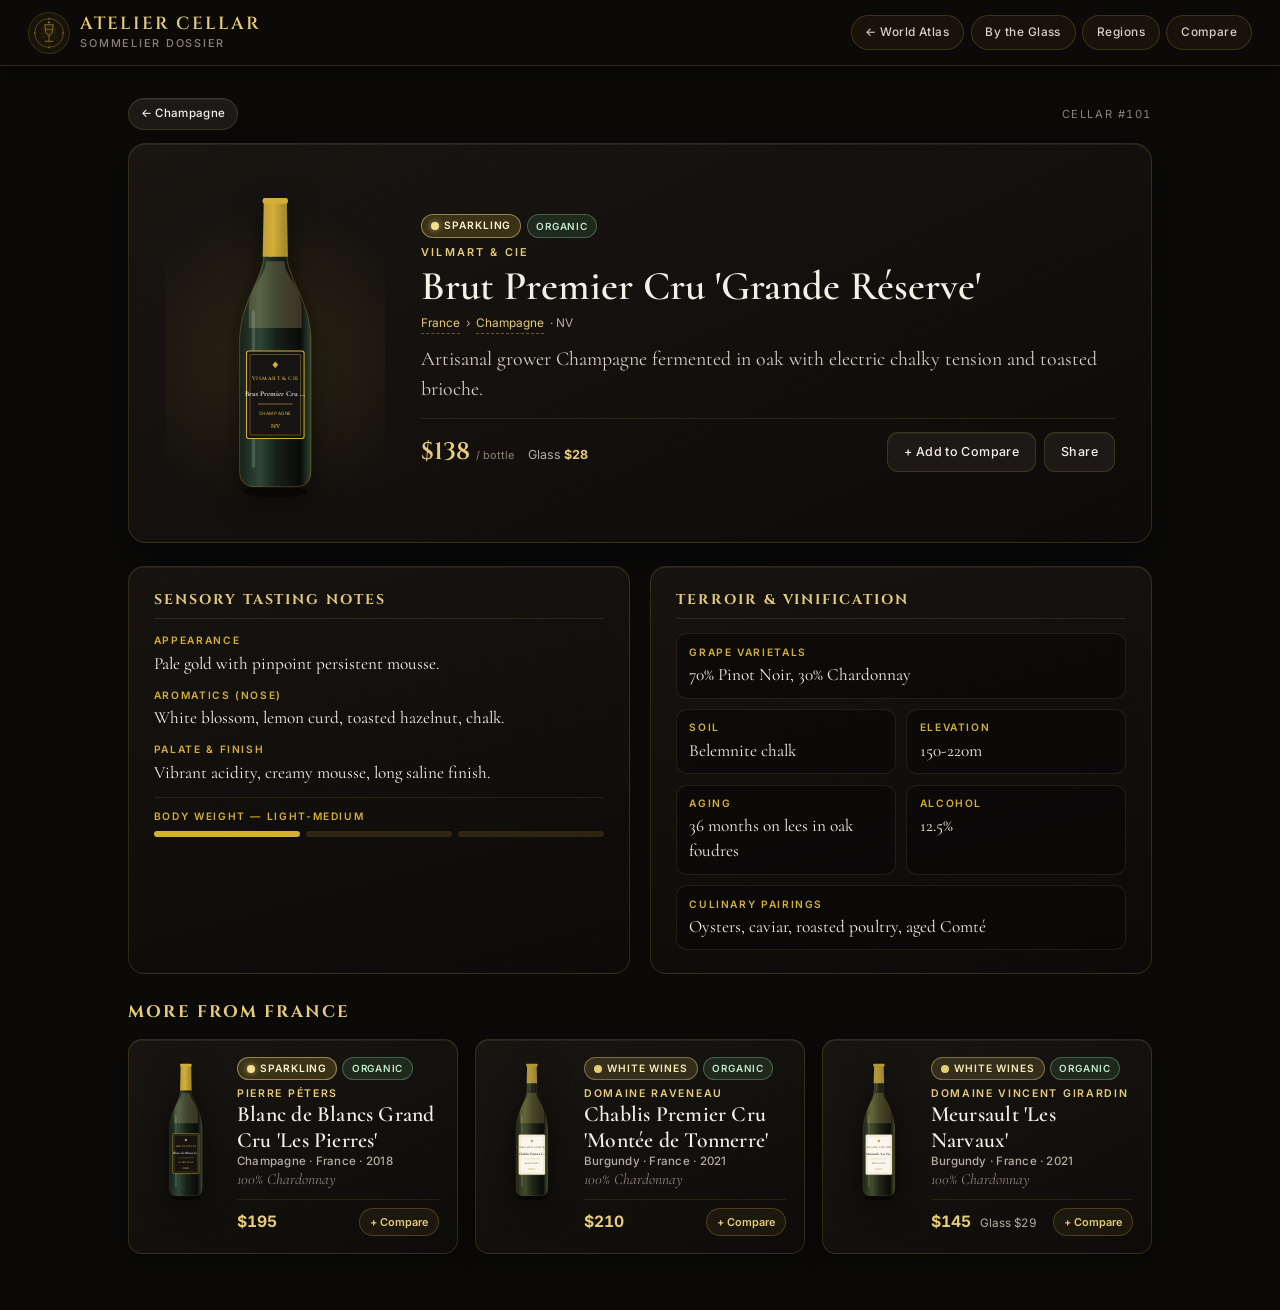
<file: wine-details.html>
<!DOCTYPE html>
<html lang="en">
<head>
    <meta charset="UTF-8">
    <meta name="viewport" content="width=device-width, initial-scale=1.0, viewport-fit=cover">
    <title>Wine Dossier — Atelier Cellar</title>
    <meta name="description" content="Detailed sommelier wine dossier including terroir, elevation, aging, tasting notes, and food pairing.">
    <link rel="icon" type="image/png" href="./image/icon-96x96.png">
    <link href="https://fonts.googleapis.com/css2?family=Cinzel:wght@400;600;700&family=Cormorant:ital,wght@0,400;0,500;0,600;1,400&family=Inter:wght@400;500;600&display=swap" rel="stylesheet">
    <link rel="stylesheet" href="./css/atlas.css">
    <style>
        /* Mobile-First Single-Screen Sommelier Dossier */
        .dossier-shell {
            max-width: 1080px;
            margin: 0 auto;
            padding: 0.9rem 0.9rem 5.5rem;
        }

        .dossier-hero {
            display: grid;
            grid-template-columns: 104px 1fr;
            gap: 0.95rem;
            align-items: start;
            background: linear-gradient(155deg, rgba(26, 22, 18, 0.96) 0%, rgba(13, 11, 9, 0.98) 100%);
            border: 1px solid var(--atlas-border);
            border-radius: 18px;
            padding: 1.1rem 1rem;
            box-shadow: var(--atlas-specular), var(--atlas-shadow-md);
            margin-bottom: 1rem;
        }

        .dossier-bottle-stage {
            display: flex;
            align-items: center;
            justify-content: center;
            background: radial-gradient(circle at 50% 55%, rgba(212, 175, 55, 0.13) 0%, transparent 72%);
            border-radius: 14px;
            padding: 0.45rem 0.25rem;
        }

        .dossier-bottle-stage .bottle-visual-frame { height: 220px; }

        .dossier-producer {
            font-family: var(--atlas-font-ui);
            font-size: 0.68rem;
            font-weight: 600;
            letter-spacing: 0.2em;
            text-transform: uppercase;
            color: var(--atlas-gold-soft);
            margin-top: 0.4rem;
            margin-bottom: 0.2rem;
        }

        .dossier-name {
            font-family: var(--atlas-font-editorial);
            font-size: clamp(1.5rem, 4.8vw, 2.55rem);
            font-weight: 600;
            line-height: 1.1;
            color: var(--atlas-ivory);
            margin-bottom: 0.4rem;
        }

        .dossier-origin-row {
            display: flex;
            align-items: center;
            flex-wrap: wrap;
            gap: 0.35rem;
            font-family: var(--atlas-font-ui);
            font-size: 0.74rem;
            color: var(--atlas-muted);
            margin-bottom: 0.7rem;
        }

        .dossier-origin-link {
            color: var(--atlas-gold-soft);
            text-decoration: none;
            border-bottom: 1px dashed rgba(212, 175, 55, 0.45);
        }

        .dossier-desc {
            font-family: var(--atlas-font-editorial);
            font-size: clamp(1.04rem, 2.2vw, 1.24rem);
            line-height: 1.5;
            color: var(--atlas-prose);
            margin-bottom: 0.85rem;
        }

        .dossier-price-bar {
            display: flex;
            align-items: center;
            justify-content: space-between;
            flex-wrap: wrap;
            gap: 0.75rem;
            padding-top: 0.8rem;
            border-top: 1px solid rgba(212, 175, 55, 0.14);
        }

        .dossier-prices {
            display: flex;
            align-items: baseline;
            gap: 0.9rem;
            flex-wrap: wrap;
            font-variant-numeric: tabular-nums;
        }

        .dossier-price-main {
            font-family: var(--atlas-font-display);
            font-size: 1.5rem;
            font-weight: 600;
            color: var(--atlas-gold-soft);
        }

        .dossier-price-sub {
            font-family: var(--atlas-font-ui);
            font-size: 0.78rem;
            color: var(--atlas-muted);
        }

        .dossier-desktop-actions { display: none; gap: 0.5rem; }

        .dossier-grid {
            display: grid;
            grid-template-columns: 1fr;
            gap: 0.95rem;
            margin-bottom: 1.65rem;
        }

        .dossier-card {
            background: linear-gradient(165deg, rgba(23, 20, 17, 0.95) 0%, rgba(13, 11, 9, 0.98) 100%);
            border: 1px solid var(--atlas-border);
            border-radius: 16px;
            padding: 1.15rem 1.2rem;
            box-shadow: var(--atlas-specular);
        }

        .dossier-card h2 {
            font-family: var(--atlas-font-display);
            font-size: 0.88rem;
            letter-spacing: 0.14em;
            text-transform: uppercase;
            color: var(--atlas-gold-soft);
            margin-bottom: 0.9rem;
            padding-bottom: 0.5rem;
            border-bottom: 1px solid rgba(212, 175, 55, 0.14);
        }

        .tasting-row { margin-bottom: 0.75rem; }
        .tasting-row:last-child { margin-bottom: 0; }
        .tasting-label {
            font-family: var(--atlas-font-ui);
            font-size: 0.64rem;
            font-weight: 600;
            letter-spacing: 0.16em;
            text-transform: uppercase;
            color: var(--atlas-gold);
            margin-bottom: 2px;
        }
        .tasting-text {
            font-family: var(--atlas-font-editorial);
            font-size: 1.08rem;
            line-height: 1.45;
            color: var(--atlas-ivory);
        }

        .specs-grid {
            display: grid;
            grid-template-columns: repeat(2, minmax(0, 1fr));
            gap: 0.65rem;
        }

        .spec-item {
            background: rgba(9, 8, 7, 0.58);
            border: 1px solid rgba(212, 175, 55, 0.12);
            border-radius: 11px;
            padding: 0.65rem 0.78rem;
        }

        .spec-item--wide { grid-column: 1 / -1; }

        .body-meter {
            display: grid;
            grid-template-columns: repeat(3, 1fr);
            gap: 0.35rem;
            margin-top: 0.4rem;
        }
        .body-seg { height: 6px; border-radius: 999px; background: rgba(212, 175, 55, 0.15); }
        .body-seg.filled { background: var(--atlas-gold); }

        /* Sticky Mobile Thumb-Zone Action Bar */
        .dossier-mobile-bar {
            position: fixed;
            bottom: 0;
            left: 0;
            right: 0;
            z-index: 150;
            display: grid;
            grid-template-columns: 1fr 1fr auto;
            gap: 0.5rem;
            padding: 0.6rem 0.85rem calc(0.65rem + env(safe-area-inset-bottom, 0px));
            background: rgba(12, 11, 9, 0.96);
            backdrop-filter: blur(14px);
            -webkit-backdrop-filter: blur(14px);
            border-top: 1px solid var(--atlas-border);
            box-shadow: 0 -8px 24px rgba(0, 0, 0, 0.55);
        }

        @media (min-width: 780px) {
            .dossier-shell { padding: 2rem 1.75rem 3.5rem; }
            .dossier-hero {
                grid-template-columns: 220px 1fr;
                gap: 2.25rem;
                align-items: center;
                padding: 2rem 2.25rem;
                margin-bottom: 1.4rem;
            }
            .dossier-bottle-stage .bottle-visual-frame { height: 320px; }
            .dossier-desktop-actions { display: flex; }
            .dossier-grid { grid-template-columns: repeat(2, minmax(0, 1fr)); gap: 1.25rem; }
            .dossier-card { padding: 1.4rem 1.55rem; }
            .dossier-mobile-bar { display: none; }
        }
    </style>
</head>
<body data-page-title="Wine Dossier">
    <header class="atlas-topbar">
        <a href="./index.html" class="atlas-brand-link">
            <span class="atlas-crest-badge"><img src="./image/crest.svg" alt="Cellar Crest"></span>
            <span class="atlas-brand-text">
                <span class="atlas-brand-name" data-brand="venueName">Atelier Cellar</span>
                <span class="atlas-brand-sub">Sommelier Dossier</span>
            </span>
        </a>
        <nav class="atlas-nav-links" id="atlasNavLinks">
            <a href="./wine-map.html" class="atlas-nav-pill">&larr; World Atlas</a>
            <a href="./WineByTheGlass.html" class="atlas-nav-pill">By the Glass</a>
            <a href="./regions.html" class="atlas-nav-pill">Regions</a>
            <a href="./wine-comparison.html" class="atlas-nav-pill">
                Compare <span class="compare-badge" data-compare-count style="display:none;">0</span>
            </a>
        </nav>
        <button type="button" class="atlas-mobile-menu-btn" id="mobileNavToggle" aria-label="Menu">
            <svg class="atlas-ico" viewBox="0 0 24 24"><line x1="3" y1="6" x2="21" y2="6"></line><line x1="3" y1="12" x2="21" y2="12"></line><line x1="3" y1="18" x2="21" y2="18"></line></svg>
        </button>
    </header>

    <main class="dossier-shell" id="dossierRoot">
        <div class="editorial-panel" style="text-align:center;padding:3rem;">Loading wine dossier...</div>
    </main>

    <nav class="dossier-mobile-bar" id="dossierMobileBar" aria-label="Wine actions" style="display:none;">
        <a href="./wine-map.html" class="atlas-btn" id="mobBackAtlasBtn">&larr; Atlas</a>
        <button type="button" class="atlas-btn atlas-btn--primary" id="mobCompareBtn">+ Compare</button>
        <button type="button" class="atlas-icon-btn" id="mobShareBtn" aria-label="Share wine">
            <svg class="atlas-ico" viewBox="0 0 24 24"><circle cx="18" cy="5" r="3"></circle><circle cx="6" cy="12" r="3"></circle><circle cx="18" cy="19" r="3"></circle><line x1="8.59" y1="13.51" x2="15.42" y2="17.49"></line><line x1="15.41" y1="6.51" x2="8.59" y2="10.49"></line></svg>
        </button>
    </nav>

    <script src="./js/world-atlas-data.js"></script>
    <script src="./js/brand.js"></script>
    <script src="./js/bottle-visual.js"></script>
    <script src="./js/cellar-store.js"></script>
    <script>
        (async function initDossier() {
            await window.AtlasBrand.ready;
            const store = window.AtlasStore;
            store.updateCompareBadges();

            const mobBtn = document.getElementById('mobileNavToggle');
            const nav = document.getElementById('atlasNavLinks');
            if (mobBtn && nav) mobBtn.addEventListener('click', () => nav.classList.toggle('is-mobile-open'));

            const wines = await store.loadWines();
            const params = new URLSearchParams(window.location.search);
            const wineNum = params.get('wine') || params.get('id');
            const wine = wines.find(w => String(w.wine_number) === String(wineNum)) || wines[0];
            const root = document.getElementById('dossierRoot');

            if (!wine) {
                root.innerHTML = `<div class="editorial-panel" style="text-align:center;"><h2>Wine not found</h2><a href="./wine-map.html" class="atlas-btn atlas-btn--primary" style="margin-top:1rem;">Return to World Atlas</a></div>`;
                return;
            }

            document.title = `${wine.wine_name} — ${window.AtlasBrand.get().venueName}`;
            const countryName = store.getCountryDisplayName(wine.country);
            const regionName = store.getRegionDisplayName(wine.country, wine.region);
            const bottlePrice = window.AtlasBrand.formatPrice(wine.wine_price_bottle || wine.wine_price);
            const glassPrice = wine.hasGlass ? window.AtlasBrand.formatPrice(wine.wine_price_glass) : '';
            const isCompared = store.getCompareIds().includes(String(wine.wine_number));
            const bodyLevel = wine.bodyMood === 'light-refreshing' ? 1 : (wine.bodyMood === 'rich-powerful' ? 3 : 2);
            const regionUrl = `./wine-map.html?country=${encodeURIComponent(wine.country)}&region=${encodeURIComponent(wine.region)}`;

            const related = wines.filter(w => w.wine_number !== wine.wine_number && (w.region === wine.region || w.country === wine.country)).slice(0, 3);

            root.innerHTML = `
                <div style="margin-bottom:0.8rem;display:flex;align-items:center;justify-content:space-between;flex-wrap:wrap;gap:0.5rem;">
                    <a href="${regionUrl}" class="atlas-btn atlas-btn--sm">&larr; ${store.escapeHtml(regionName)}</a>
                    <span style="font-family:var(--atlas-font-ui);font-size:0.7rem;color:var(--atlas-subtle);letter-spacing:0.14em;font-variant-numeric:tabular-nums;">CELLAR #${store.escapeHtml(wine.wine_number)}</span>
                </div>

                <section class="dossier-hero">
                    <div class="dossier-bottle-stage">
                        ${window.AtlasBottle.renderHtml(wine)}
                    </div>
                    <div>
                        <div style="display:flex;gap:0.35rem;flex-wrap:wrap;">
                            <span class="wine-style-badge wine-style-badge--${store.escapeHtml(wine.style)}">
                                <span class="style-dot style-dot--${store.escapeHtml(wine.style)}"></span>
                                ${store.escapeHtml(store.STYLE_META[wine.style]?.label || wine.style)}
                            </span>
                            ${wine.organic ? '<span class="organic-badge">Organic</span>' : ''}
                        </div>
                        <div class="dossier-producer">${store.escapeHtml(wine.wine_producer)}</div>
                        <h1 class="dossier-name">${store.escapeHtml(wine.wine_name)}</h1>
                        <div class="dossier-origin-row">
                            <a class="dossier-origin-link" href="./wine-map.html?country=${encodeURIComponent(wine.country)}">${store.escapeHtml(countryName)}</a>
                            <span>&rsaquo;</span>
                            <a class="dossier-origin-link" href="${regionUrl}">${store.escapeHtml(regionName)}</a>
                            ${wine.vintage ? `<span>&middot; ${store.escapeHtml(wine.vintage)}</span>` : ''}
                        </div>
                        <p class="dossier-desc">${store.escapeHtml(wine.wine_description || '')}</p>
                        <div class="dossier-price-bar">
                            <div class="dossier-prices">
                                <span class="dossier-price-main">${store.escapeHtml(bottlePrice)} <small style="font-size:0.68rem;font-family:var(--atlas-font-ui);color:var(--atlas-subtle);font-weight:400;">/ bottle</small></span>
                                ${glassPrice ? `<span class="dossier-price-sub">Glass <strong style="color:var(--atlas-gold-soft);">${store.escapeHtml(glassPrice)}</strong></span>` : ''}
                            </div>
                            <div class="dossier-desktop-actions">
                                <button type="button" class="atlas-btn ${isCompared ? 'atlas-btn--primary' : ''}" id="dossierCompareBtn">
                                    ${isCompared ? 'In Comparison ✓' : '+ Add to Compare'}
                                </button>
                                <button type="button" class="atlas-btn" id="dossierShareBtn">Share</button>
                            </div>
                        </div>
                    </div>
                </section>

                <section class="dossier-grid">
                    <div class="dossier-card">
                        <h2>Sensory Tasting Notes</h2>
                        <div class="tasting-row">
                            <div class="tasting-label">Appearance</div>
                            <div class="tasting-text">${store.escapeHtml(wine.tasting_notes?.visual || 'Luminous and expressive in the glass.')}</div>
                        </div>
                        <div class="tasting-row">
                            <div class="tasting-label">Aromatics (Nose)</div>
                            <div class="tasting-text">${store.escapeHtml(wine.tasting_notes?.olfactory || 'Layered fruit, floral lift, and terroir nuance.')}</div>
                        </div>
                        <div class="tasting-row">
                            <div class="tasting-label">Palate &amp; Finish</div>
                            <div class="tasting-text">${store.escapeHtml(wine.tasting_notes?.gustatory || 'Balanced acidity, poised texture, and clean persistence.')}</div>
                        </div>
                        <div class="tasting-row" style="padding-top:0.7rem;border-top:1px solid rgba(212,175,55,0.12);">
                            <div class="tasting-label">Body Weight &mdash; ${store.escapeHtml(wine.body || 'Medium')}</div>
                            <div class="body-meter" aria-label="Body weight ${bodyLevel} of 3">
                                <div class="body-seg ${bodyLevel >= 1 ? 'filled' : ''}"></div>
                                <div class="body-seg ${bodyLevel >= 2 ? 'filled' : ''}"></div>
                                <div class="body-seg ${bodyLevel >= 3 ? 'filled' : ''}"></div>
                            </div>
                        </div>
                    </div>

                    <div class="dossier-card">
                        <h2>Terroir &amp; Vinification</h2>
                        <div class="specs-grid">
                            <div class="spec-item spec-item--wide">
                                <div class="tasting-label">Grape Varietals</div>
                                <div class="tasting-text">${store.escapeHtml(wine.varietals || '—')}</div>
                            </div>
                            <div class="spec-item">
                                <div class="tasting-label">Soil</div>
                                <div class="tasting-text">${store.escapeHtml(wine.soil || '—')}</div>
                            </div>
                            <div class="spec-item">
                                <div class="tasting-label">Elevation</div>
                                <div class="tasting-text">${store.escapeHtml(wine.elevation || '—')}</div>
                            </div>
                            <div class="spec-item">
                                <div class="tasting-label">Aging</div>
                                <div class="tasting-text">${store.escapeHtml(wine.aging || '—')}</div>
                            </div>
                            <div class="spec-item">
                                <div class="tasting-label">Alcohol</div>
                                <div class="tasting-text">${store.escapeHtml(wine.alcohol || '—')}</div>
                            </div>
                            ${wine.food_pairing ? `
                            <div class="spec-item spec-item--wide">
                                <div class="tasting-label">Culinary Pairings</div>
                                <div class="tasting-text">${store.escapeHtml(wine.food_pairing)}</div>
                            </div>` : ''}
                        </div>
                    </div>
                </section>

                ${related.length ? `
                <section>
                    <h2 style="font-family:var(--atlas-font-display);font-size:1.05rem;letter-spacing:0.12em;text-transform:uppercase;color:var(--atlas-gold-soft);margin-bottom:0.85rem;">More from ${store.escapeHtml(countryName)}</h2>
                    <div class="wines-cards-grid" id="relatedWinesGrid">
                        ${related.map(w => store.renderWineCard(w)).join('')}
                    </div>
                </section>` : ''}
            `;

            // Wire mobile bottom bar + desktop compare/share buttons
            const mobBar = document.getElementById('dossierMobileBar');
            const mobBack = document.getElementById('mobBackAtlasBtn');
            const mobCmp = document.getElementById('mobCompareBtn');
            const mobShare = document.getElementById('mobShareBtn');
            const deskCmp = document.getElementById('dossierCompareBtn');
            const deskShare = document.getElementById('dossierShareBtn');

            if (mobBar) mobBar.style.display = '';
            if (mobBack) mobBack.href = regionUrl;

            const syncCompareLabels = (added) => {
                if (deskCmp) {
                    deskCmp.classList.toggle('atlas-btn--primary', added);
                    deskCmp.textContent = added ? 'In Comparison ✓' : '+ Add to Compare';
                }
                if (mobCmp) {
                    mobCmp.textContent = added ? 'Compared ✓' : '+ Compare';
                }
            };
            syncCompareLabels(isCompared);

            const handleCompare = () => {
                const res = store.toggleCompareId(wine.wine_number);
                if (!res.full) syncCompareLabels(res.added);
            };
            const handleShare = async () => {
                const shareData = {
                    title: `${wine.wine_name} — ${wine.wine_producer}`,
                    text: `${wine.wine_name} (${regionName}, ${countryName}) — ${wine.wine_description}`,
                    url: window.location.href
                };
                if (navigator.share) {
                    try { await navigator.share(shareData); return; } catch (_) {}
                }
                try {
                    await navigator.clipboard.writeText(window.location.href);
                    store.showToast('Wine link copied to clipboard');
                } catch (_) {
                    store.showToast('Copy the URL from your browser bar to share');
                }
            };

            if (deskCmp) deskCmp.addEventListener('click', handleCompare);
            if (mobCmp) mobCmp.addEventListener('click', handleCompare);
            if (deskShare) deskShare.addEventListener('click', handleShare);
            if (mobShare) mobShare.addEventListener('click', handleShare);

            const relGrid = document.getElementById('relatedWinesGrid');
            if (relGrid) {
                relGrid.querySelectorAll('.wine-card').forEach(card => {
                    const num = card.getAttribute('data-wine-number');
                    card.addEventListener('click', (e) => {
                        const cmp = e.target.closest('[data-compare-btn]');
                        if (cmp) {
                            e.stopPropagation();
                            const res = store.toggleCompareId(num);
                            if (!res.full) {
                                cmp.classList.toggle('is-added', res.added);
                                cmp.textContent = res.added ? 'Compared ✓' : '+ Compare';
                            }
                            return;
                        }
                        window.location.href = `./wine-details.html?wine=${encodeURIComponent(num)}`;
                    });
                });
            }
        })();
    </script>
</body>
</html>
</file>
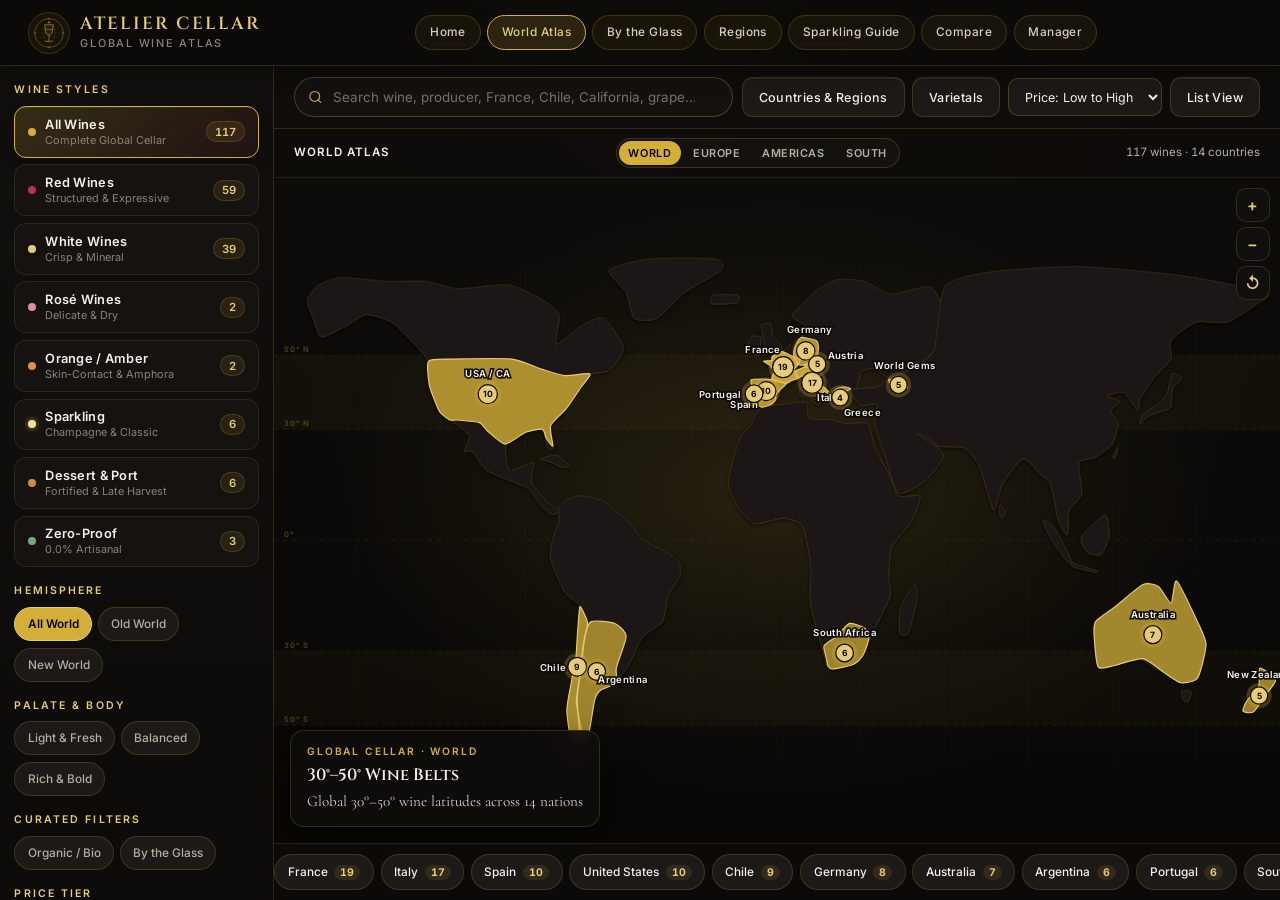
<file: wine-map.html>
<!DOCTYPE html>
<html lang="en">
<head>
    <meta charset="UTF-8">
    <meta name="viewport" content="width=device-width, initial-scale=1.0, viewport-fit=cover">
    <title>Interactive Global Wine Atlas — Atelier Cellar</title>
    <meta name="description" content="Explore an interactive global wine atlas across France, Italy, Spain, California, Chile, Argentina, Portugal, Germany, Austria, Australia, New Zealand, South Africa, and Greece.">
    <link rel="icon" type="image/png" href="./image/icon-96x96.png">
    <link rel="manifest" href="./manifest.json">
    <link href="https://fonts.googleapis.com/css2?family=Cinzel:wght@400;600;700&family=Cormorant:ital,wght@0,400;0,500;0,600;1,400&family=Inter:wght@400;500;600&display=swap" rel="stylesheet">
    <link rel="stylesheet" href="./css/atlas.css">
</head>
<body data-page-title="Interactive Global Wine Atlas">
    <div class="atlas-app-shell">
        <!-- Mobile-First Compact Sticky Top Bar -->
        <header class="atlas-topbar">
            <a href="./index.html" class="atlas-brand-link" title="Back to Home">
                <span class="atlas-crest-badge">
                    <img src="./image/crest.svg" alt="Cellar Crest">
                </span>
                <span class="atlas-brand-text">
                    <span class="atlas-brand-name" data-brand="venueName">Atelier Cellar</span>
                    <span class="atlas-brand-sub">Global Wine Atlas</span>
                </span>
            </a>

            <nav class="atlas-nav-links" id="atlasNavLinks" aria-label="Primary navigation">
                <a href="./index.html" class="atlas-nav-pill">Home</a>
                <a href="./wine-map.html" class="atlas-nav-pill is-active">World Atlas</a>
                <a href="./WineByTheGlass.html" class="atlas-nav-pill">By the Glass</a>
                <a href="./regions.html" class="atlas-nav-pill">Regions</a>
                <a href="./SparklingWineDoc.html" class="atlas-nav-pill">Sparkling Guide</a>
                <a href="./wine-comparison.html" class="atlas-nav-pill">
                    Compare
                    <span class="compare-badge" data-compare-count style="display:none;">0</span>
                </a>
                <a href="./cellar-manager.html" class="atlas-nav-pill">Manager</a>
            </nav>

            <div class="atlas-topbar-actions">
                <button type="button" class="atlas-icon-btn" id="mobileSearchToggleBtn" aria-label="Search wines" aria-expanded="false" aria-controls="atlasSearchBar">
                    <svg class="atlas-ico" viewBox="0 0 24 24"><circle cx="11" cy="11" r="8"></circle><line x1="21" y1="21" x2="16.65" y2="16.65"></line></svg>
                </button>
                <button type="button" class="atlas-mobile-menu-btn" id="mobileNavToggle" aria-label="Toggle navigation" aria-expanded="false">
                    <svg class="atlas-ico" viewBox="0 0 24 24"><line x1="3" y1="6" x2="21" y2="6"></line><line x1="3" y1="12" x2="21" y2="12"></line><line x1="3" y1="18" x2="21" y2="18"></line></svg>
                </button>
            </div>
        </header>

        <!-- Main Workspace -->
        <div class="atlas-workspace">
            <!-- Desktop Sommelier Filter Sidebar (>= 1024px) -->
            <aside class="atlas-sidebar" aria-label="Sommelier Filters">
                <div>
                    <div class="sidebar-section-heading"><span>Wine Styles</span></div>
                    <div class="style-cards-list" id="desktopStyleList"></div>
                </div>

                <div>
                    <div class="sidebar-section-heading"><span>Hemisphere</span></div>
                    <div class="sidebar-chips" id="worldToggleChips">
                        <button type="button" class="filter-chip is-active" data-world="ALL">All World</button>
                        <button type="button" class="filter-chip" data-world="Old World">Old World</button>
                        <button type="button" class="filter-chip" data-world="New World">New World</button>
                    </div>
                </div>

                <div>
                    <div class="sidebar-section-heading"><span>Palate &amp; Body</span></div>
                    <div class="sidebar-chips" id="bodyFilterChips">
                        <button type="button" class="filter-chip" data-body="light-refreshing">Light &amp; Fresh</button>
                        <button type="button" class="filter-chip" data-body="balanced">Balanced</button>
                        <button type="button" class="filter-chip" data-body="rich-powerful">Rich &amp; Bold</button>
                    </div>
                </div>

                <div>
                    <div class="sidebar-section-heading"><span>Curated Filters</span></div>
                    <div class="sidebar-chips">
                        <button type="button" class="filter-chip" id="chipOrganic">Organic / Bio</button>
                        <button type="button" class="filter-chip" id="chipGlass">By the Glass</button>
                    </div>
                </div>

                <div>
                    <div class="sidebar-section-heading"><span>Price Tier</span></div>
                    <div class="sidebar-chips" id="priceTierChips">
                        <button type="button" class="filter-chip is-active" data-price="ALL">Any</button>
                        <button type="button" class="filter-chip" data-price="value">Value (&le;65)</button>
                        <button type="button" class="filter-chip" data-price="classic">Classic (66&ndash;125)</button>
                        <button type="button" class="filter-chip" data-price="reserve">Reserve (125+)</button>
                    </div>
                </div>

                <div style="margin-top:auto;padding-top:0.6rem;border-top:1px solid rgba(212,175,55,0.14);">
                    <button type="button" class="atlas-btn atlas-btn--primary" id="sidebarBrowseAllBtn" style="width:100%;">
                        Browse Cellar (<span id="sidebarMatchCount">0</span>)
                    </button>
                </div>
            </aside>

            <!-- Primary Interactive Stage -->
            <main class="atlas-main-stage">
                <!-- Search Bar (Always visible on desktop; slides down via Search icon on mobile) -->
                <div class="atlas-search-bar" id="atlasSearchBar">
                    <div class="atlas-search-wrap">
                        <svg class="atlas-ico atlas-search-icon" viewBox="0 0 24 24"><circle cx="11" cy="11" r="8"></circle><line x1="21" y1="21" x2="16.65" y2="16.65"></line></svg>
                        <input type="text" id="atlasSearchInput" class="atlas-search-input" placeholder="Search wine, producer, France, Chile, California, grape..." autocomplete="off" aria-label="Search global wine cellar">
                        <button type="button" class="atlas-search-clear" id="atlasSearchClear" aria-label="Clear search">&times;</button>
                        <div class="atlas-autocomplete" id="atlasAutocomplete" role="listbox"></div>
                    </div>

                    <div class="atlas-bar-actions">
                        <button type="button" class="atlas-btn" id="openCountriesModalBtn">Countries &amp; Regions</button>
                        <button type="button" class="atlas-btn" id="openVarietalsModalBtn">Varietals</button>
                        <select id="atlasSortSelect" class="atlas-select" aria-label="Sort wines">
                            <option value="price-asc">Price: Low to High</option>
                            <option value="price-desc">Price: High to Low</option>
                            <option value="country">Country &amp; Region</option>
                            <option value="vintage-desc">Newest Vintage</option>
                            <option value="name">Name (A&ndash;Z)</option>
                        </select>
                        <button type="button" class="atlas-btn" id="toggleMapListBtn">List View</button>
                    </div>
                </div>

                <!-- Active Filter Pills Strip -->
                <div class="active-filters-strip" id="activeFiltersStrip" aria-live="polite"></div>

                <!-- Interactive World & Regional Map Container -->
                <section class="atlas-map-container" id="atlasMapContainer" aria-label="Interactive Wine Map"></section>

                <!-- Wines List Drawer / Grid View -->
                <section class="atlas-wines-view" id="atlasWinesView" aria-label="Filtered Wine Selections">
                    <div class="wines-view-header">
                        <div class="wines-view-header-top">
                            <div style="display:flex;align-items:center;gap:0.75rem;">
                                <button type="button" class="atlas-btn atlas-btn--sm" id="backToMapBtn">&larr; Map</button>
                                <div class="wines-view-title-block">
                                    <h2 id="winesViewTitle">Global Wine Selections</h2>
                                    <p id="winesViewSubtitle">Tap any bottle to open its sommelier dossier</p>
                                </div>
                            </div>
                        </div>
                        <div class="mobile-style-rail" id="winesViewStylePills"></div>
                    </div>
                    <div class="wines-grid-scroll">
                        <div class="wines-cards-grid" id="winesCardsGrid"></div>
                    </div>
                </section>
            </main>
        </div>

        <!-- Mobile-First Thumb-Zone Bottom Control Dock (< 1024px) -->
        <div class="mobile-bottom-dock" id="mobileBottomDock">
            <div class="mobile-filter-sheet" id="mobileFilterSheet" aria-hidden="true">
                <div class="mobile-sheet-handle" aria-hidden="true"></div>
                <div>
                    <div class="sidebar-section-heading"><span>Hemisphere</span></div>
                    <div class="sidebar-chips">
                        <button type="button" class="filter-chip is-active" data-world="ALL">All World</button>
                        <button type="button" class="filter-chip" data-world="Old World">Old World</button>
                        <button type="button" class="filter-chip" data-world="New World">New World</button>
                    </div>
                </div>
                <div>
                    <div class="sidebar-section-heading"><span>Palate &amp; Body</span></div>
                    <div class="sidebar-chips">
                        <button type="button" class="filter-chip" data-body="light-refreshing">Light &amp; Fresh</button>
                        <button type="button" class="filter-chip" data-body="balanced">Balanced</button>
                        <button type="button" class="filter-chip" data-body="rich-powerful">Rich &amp; Bold</button>
                    </div>
                </div>
                <div>
                    <div class="sidebar-section-heading"><span>Price &amp; Curated</span></div>
                    <div class="sidebar-chips">
                        <button type="button" class="filter-chip" id="mobileChipOrganic">Organic</button>
                        <button type="button" class="filter-chip" id="mobileChipGlass">By the Glass</button>
                        <button type="button" class="filter-chip is-active" data-price="ALL">Any Price</button>
                        <button type="button" class="filter-chip" data-price="value">&le;65</button>
                        <button type="button" class="filter-chip" data-price="classic">66&ndash;125</button>
                        <button type="button" class="filter-chip" data-price="reserve">125+</button>
                    </div>
                </div>
                <div style="display:flex;gap:0.45rem;flex-wrap:wrap;align-items:center;">
                    <button type="button" class="filter-chip" id="mobileOpenCountries">All Countries</button>
                    <button type="button" class="filter-chip" id="mobileOpenVarietals">Varietals</button>
                    <select id="mobileSortSelect" class="atlas-select" style="min-height:34px;font-size:0.74rem;padding:0.28rem 0.6rem;" aria-label="Sort wines">
                        <option value="price-asc">Sort: Price Low&ndash;High</option>
                        <option value="price-desc">Sort: Price High&ndash;Low</option>
                        <option value="country">Sort: Country</option>
                        <option value="vintage-desc">Sort: Vintage</option>
                    </select>
                    <button type="button" class="filter-chip" id="mobileResetFilters" style="border-color:rgba(212,175,55,0.45);color:var(--atlas-gold-soft);">Reset</button>
                </div>
            </div>

            <div class="mobile-style-rail" id="mobileStyleRail" role="tablist" aria-label="Filter by wine style"></div>

            <div class="mobile-dock-row">
                <button type="button" class="atlas-btn" id="mobileFiltersToggleBtn" aria-expanded="false" aria-controls="mobileFilterSheet">
                    <span>Filters &amp; Palate</span>
                    <span class="filter-count-badge" id="mobileFilterBadge" style="display:none;">0</span>
                </button>
                <button type="button" class="atlas-btn atlas-btn--primary" id="mobileBrowseListBtn">
                    View Wines (<span id="mobileMatchCount">0</span>)
                </button>
            </div>
        </div>
    </div>

    <!-- Countries & Regions Modal -->
    <div class="atlas-modal-backdrop" id="countriesModal" role="dialog" aria-modal="true" aria-labelledby="countriesModalTitle">
        <div class="atlas-modal">
            <div class="atlas-modal-header">
                <h3 id="countriesModalTitle">Countries &amp; Wine Regions</h3>
                <button type="button" class="atlas-btn atlas-btn--sm" data-close-modal="countriesModal">Close</button>
            </div>
            <div class="atlas-modal-body" id="countriesModalBody"></div>
        </div>
    </div>

    <!-- Varietals Modal -->
    <div class="atlas-modal-backdrop" id="varietalsModal" role="dialog" aria-modal="true" aria-labelledby="varietalsModalTitle">
        <div class="atlas-modal">
            <div class="atlas-modal-header">
                <h3 id="varietalsModalTitle">Filter by Grape Varietal</h3>
                <button type="button" class="atlas-btn atlas-btn--sm" data-close-modal="varietalsModal">Close</button>
            </div>
            <div class="atlas-modal-body">
                <input type="text" id="varietalModalSearch" class="atlas-search-input" placeholder="Filter grapes (e.g. Pinot Noir, Cabernet, Riesling, Malbec...)" style="padding-left:1rem;">
                <div class="modal-grid-pills" id="varietalsModalGrid"></div>
            </div>
        </div>
    </div>

    <script src="./js/world-atlas-data.js"></script>
    <script src="./js/brand.js"></script>
    <script src="./js/bottle-visual.js"></script>
    <script src="./js/cellar-store.js"></script>
    <script src="./js/world-atlas-map.js"></script>
    <script src="./js/atlas-page.js"></script>
</body>
</html>
</file>
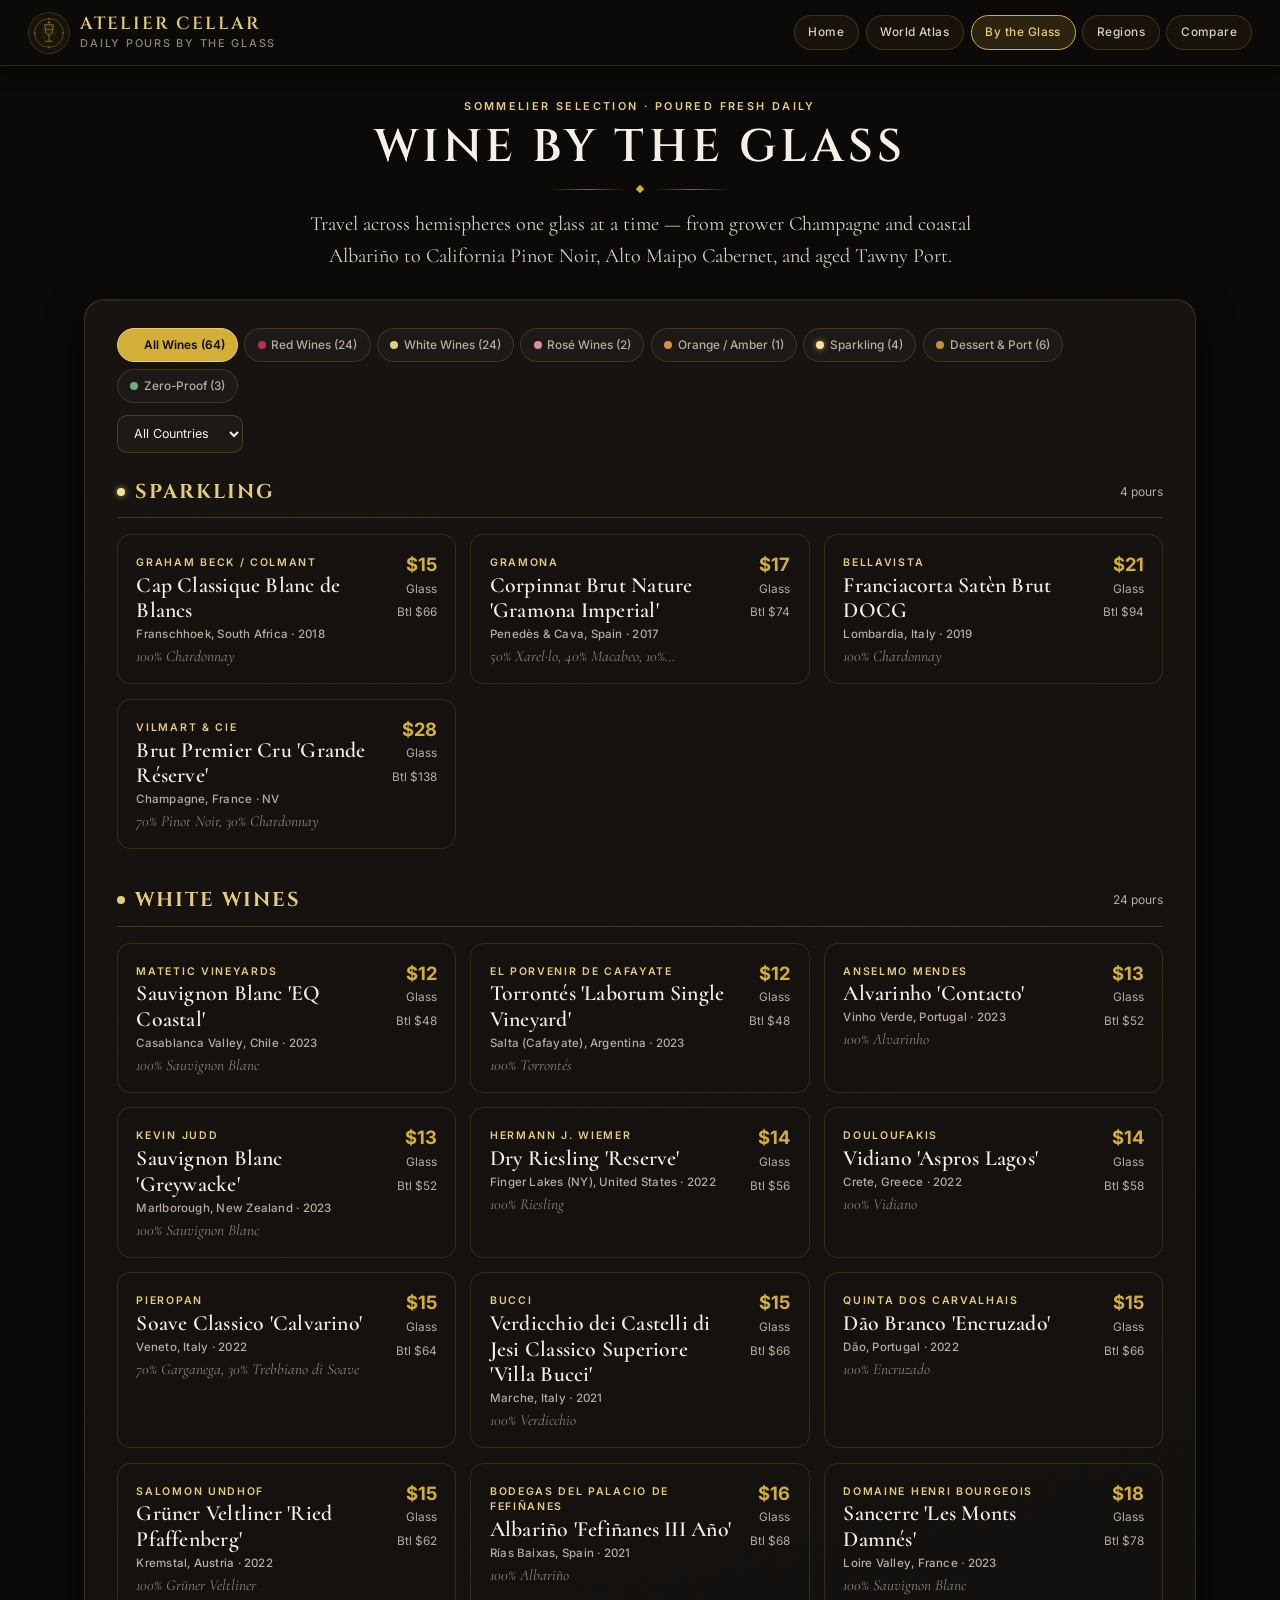
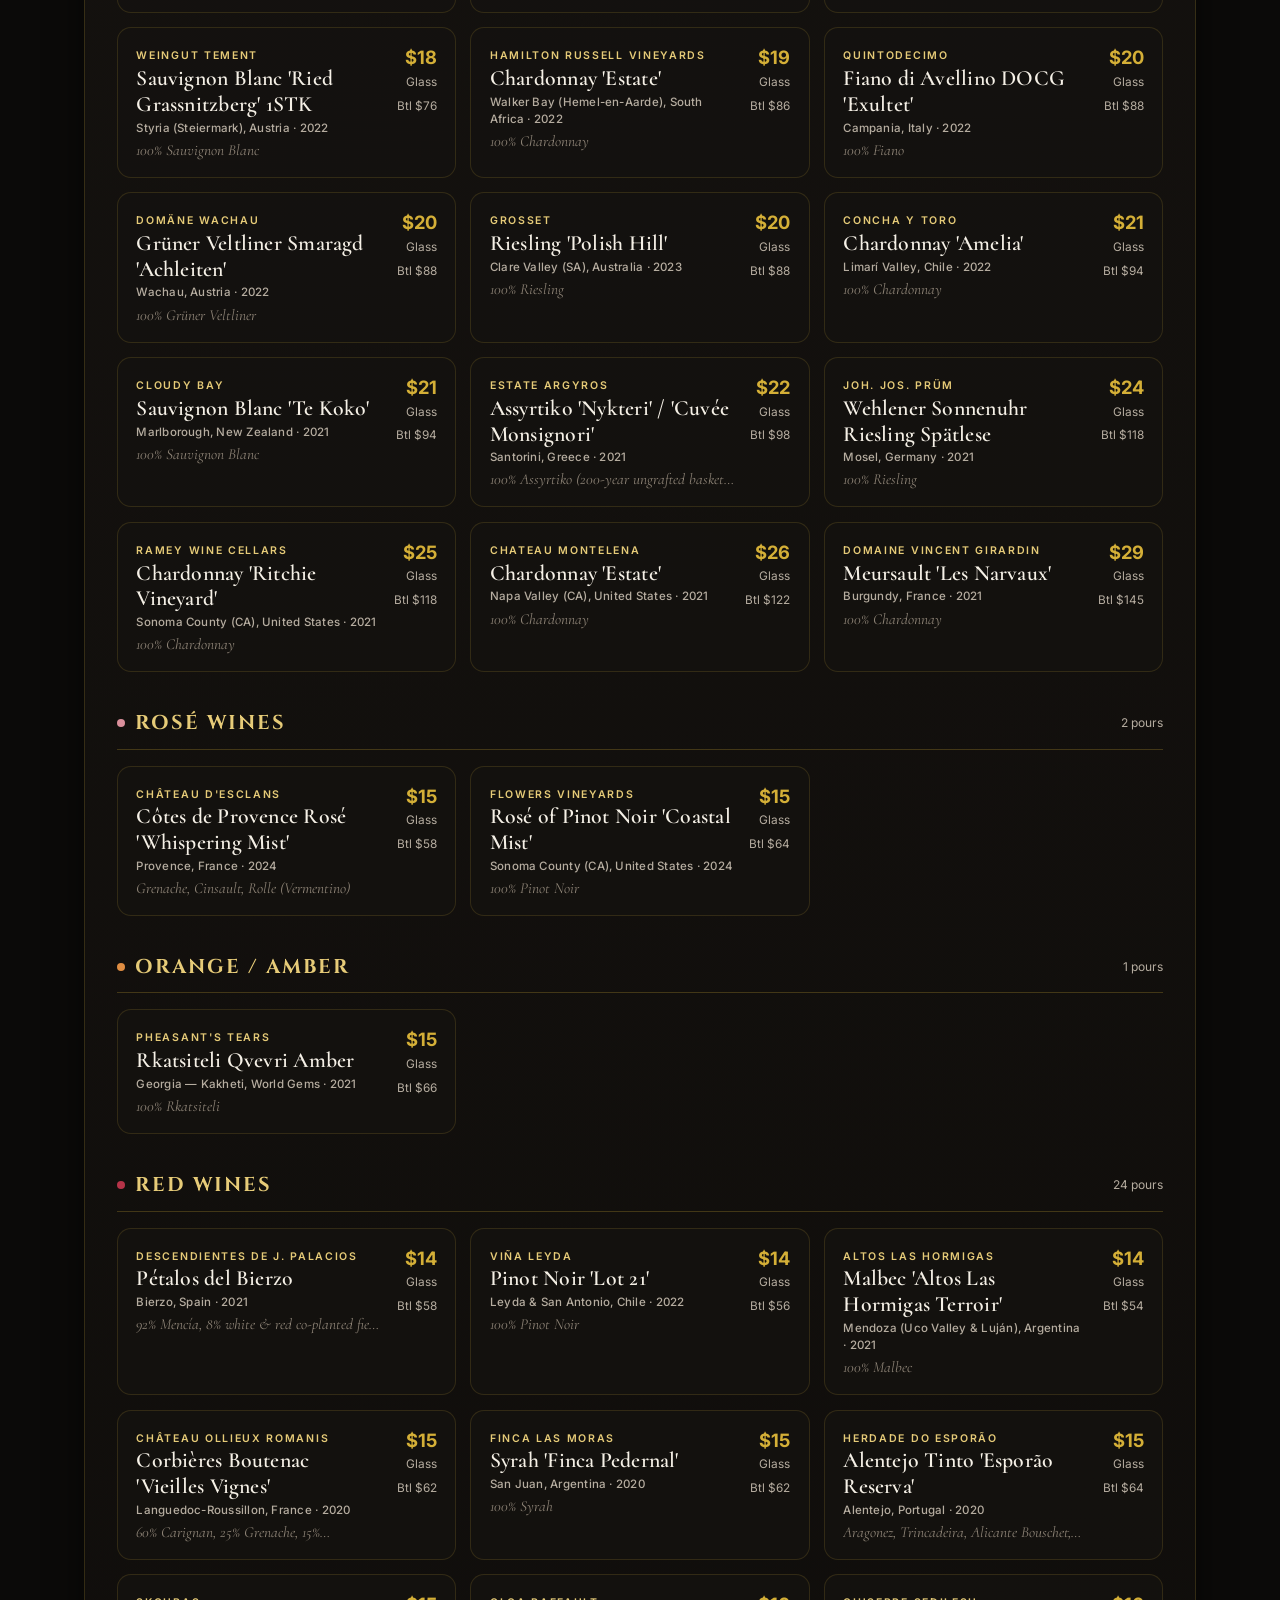
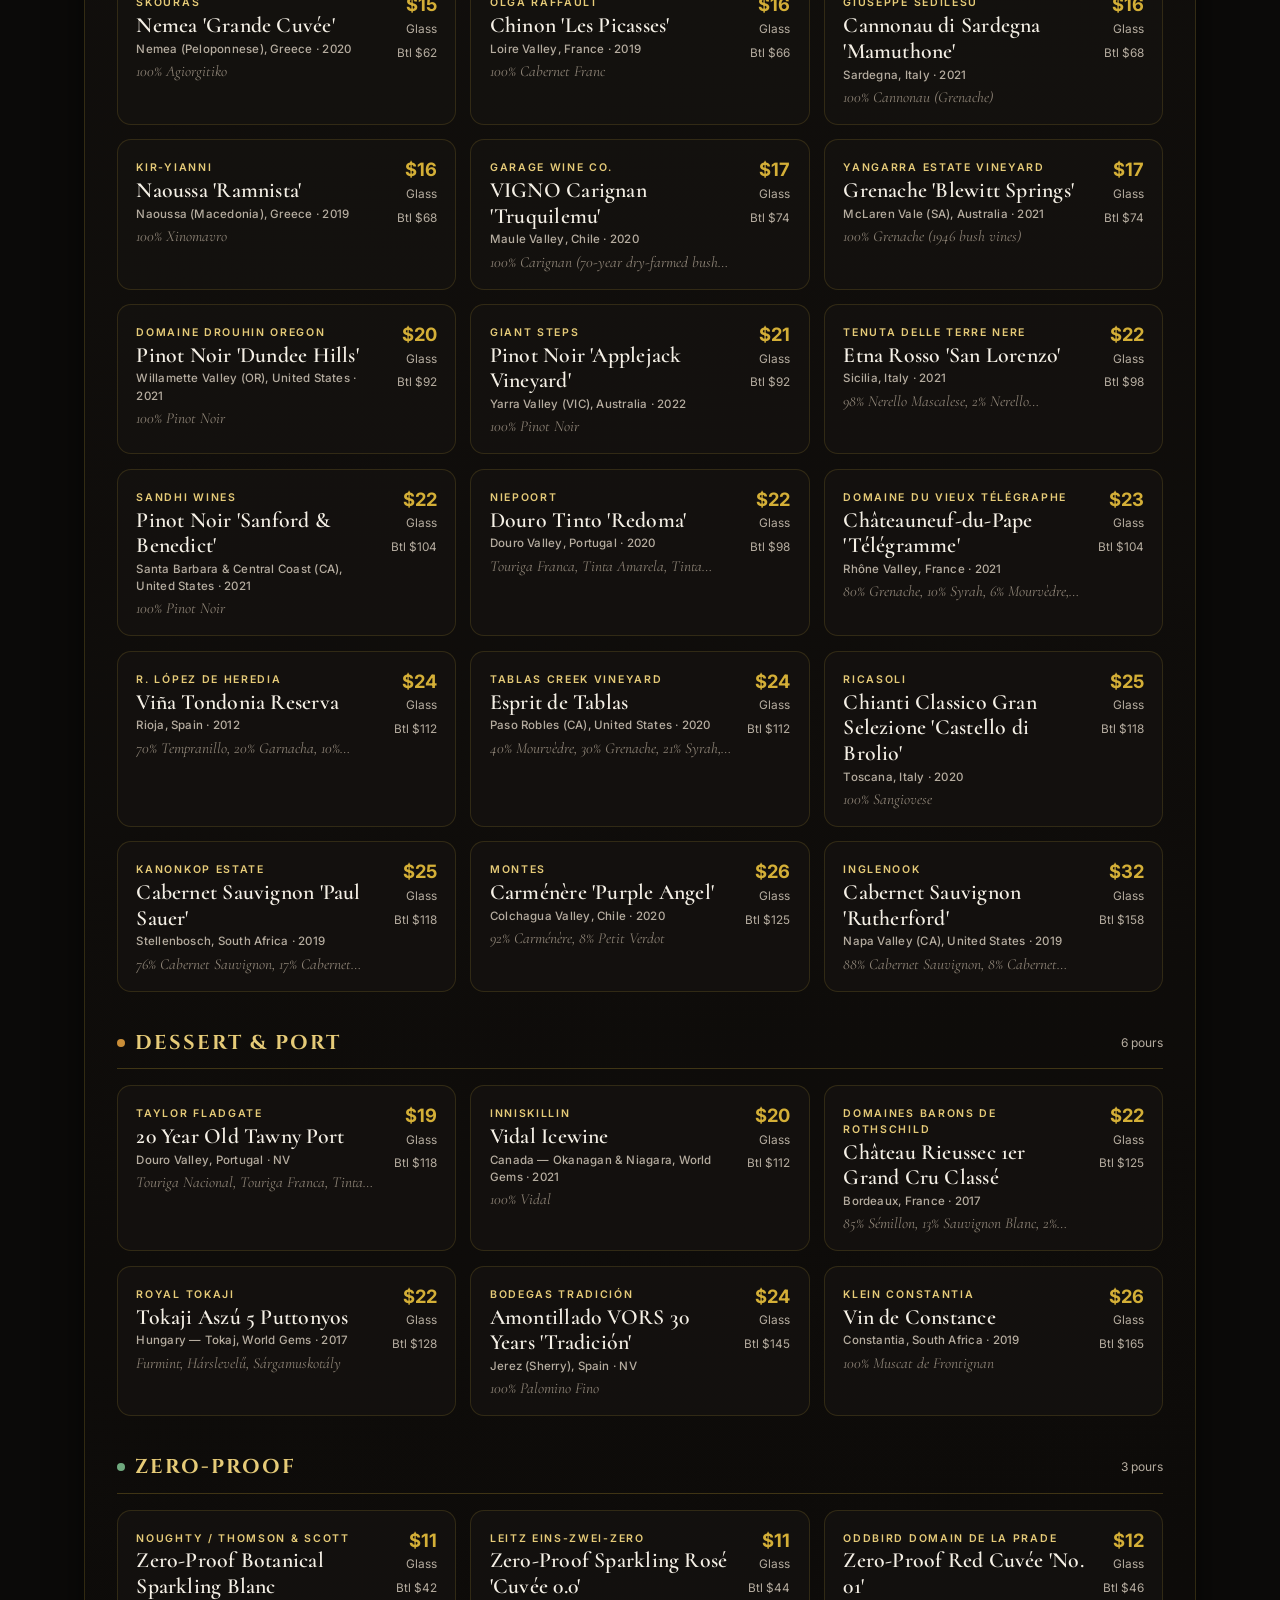
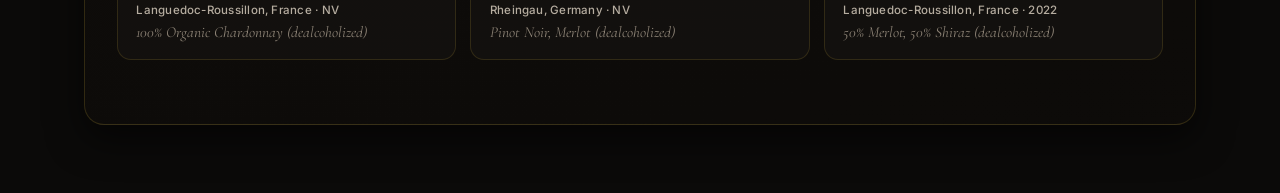
<file: WineByTheGlass.html>
<!DOCTYPE html>
<html lang="en">
<head>
    <meta charset="UTF-8">
    <meta name="viewport" content="width=device-width, initial-scale=1.0, viewport-fit=cover">
    <title>Wine by the Glass — Atelier Cellar</title>
    <meta name="description" content="Explore today's curated global wines poured by the glass across sparkling, white, rosé, skin-contact, red, dessert, and zero-proof selections.">
    <link rel="icon" type="image/png" href="./image/icon-96x96.png">
    <link href="https://fonts.googleapis.com/css2?family=Cinzel:wght@400;600;700&family=Cormorant:ital,wght@0,400;0,500;0,600;1,400&family=Inter:wght@400;500;600&display=swap" rel="stylesheet">
    <link rel="stylesheet" href="./css/atlas.css">
    <style>
        .btg-group { margin-bottom: 2.25rem; }
        .btg-group-header {
            display: flex;
            align-items: center;
            justify-content: space-between;
            padding-bottom: 0.65rem;
            margin-bottom: 1rem;
            border-bottom: 1px solid rgba(212, 175, 55, 0.25);
        }
        .btg-group-title {
            font-family: var(--atlas-font-display);
            font-size: 1.25rem;
            letter-spacing: 0.1em;
            text-transform: uppercase;
            color: var(--atlas-gold-soft);
            display: flex;
            align-items: center;
            gap: 0.6rem;
        }
        .btg-list {
            display: grid;
            grid-template-columns: repeat(auto-fill, minmax(min(320px, 100%), 1fr));
            gap: 0.9rem;
        }
        .btg-item {
            display: flex;
            justify-content: space-between;
            gap: 1rem;
            padding: 1rem 1.15rem;
            border-radius: 14px;
            background: rgba(20, 18, 16, 0.85);
            border: 1px solid rgba(212, 175, 55, 0.16);
            text-decoration: none;
            color: var(--atlas-ivory);
            transition: all 0.2s ease;
        }
        .btg-item:hover {
            border-color: var(--atlas-gold);
            transform: translateY(-2px);
            background: rgba(30, 26, 21, 0.95);
        }
        .btg-prices {
            text-align: right;
            flex-shrink: 0;
            font-family: var(--atlas-font-ui);
        }
        .btg-glass-price {
            font-size: 1.15rem;
            font-weight: 700;
            color: var(--atlas-gold);
        }
        .btg-bottle-price {
            font-size: 0.74rem;
            color: var(--atlas-muted);
            margin-top: 2px;
        }
    </style>
</head>
<body data-page-title="Wine by the Glass">
    <header class="atlas-topbar">
        <a href="./index.html" class="atlas-brand-link">
            <span class="atlas-crest-badge"><img src="./image/crest.svg" alt="Cellar Crest"></span>
            <span class="atlas-brand-text">
                <span class="atlas-brand-name" data-brand="venueName">Atelier Cellar</span>
                <span class="atlas-brand-sub">Daily Pours by the Glass</span>
            </span>
        </a>
        <nav class="atlas-nav-links" id="atlasNavLinks">
            <a href="./index.html" class="atlas-nav-pill">Home</a>
            <a href="./wine-map.html" class="atlas-nav-pill">World Atlas</a>
            <a href="./WineByTheGlass.html" class="atlas-nav-pill is-active">By the Glass</a>
            <a href="./regions.html" class="atlas-nav-pill">Regions</a>
            <a href="./wine-comparison.html" class="atlas-nav-pill">
                Compare <span class="compare-badge" data-compare-count style="display:none;">0</span>
            </a>
        </nav>
        <button type="button" class="atlas-mobile-menu-btn" id="mobileNavToggle" aria-label="Menu">
            <svg class="atlas-ico" viewBox="0 0 24 24"><line x1="3" y1="6" x2="21" y2="6"></line><line x1="3" y1="12" x2="21" y2="12"></line><line x1="3" y1="18" x2="21" y2="18"></line></svg>
        </button>
    </header>

    <main class="editorial-container">
        <section class="editorial-hero">
            <p class="editorial-kicker">Sommelier Selection &middot; Poured Fresh Daily</p>
            <h1 class="editorial-title">Wine by the Glass</h1>
            <div class="gold-divider" aria-hidden="true"><span class="gold-diamond"></span></div>
            <p class="editorial-lead">Travel across hemispheres one glass at a time — from grower Champagne and coastal Albariño to California Pinot Noir, Alto Maipo Cabernet, and aged Tawny Port.</p>
        </section>

        <div class="editorial-panel">
            <div style="display:flex;align-items:center;justify-content:space-between;flex-wrap:wrap;gap:0.75rem;margin-bottom:1.5rem;">
                <div class="sidebar-chips" id="btgStyleFilters"></div>
                <select id="btgCountrySelect" class="atlas-select" aria-label="Filter by country">
                    <option value="">All Countries</option>
                </select>
            </div>
            <div id="btgContent"></div>
        </div>
    </main>

    <script src="./js/world-atlas-data.js"></script>
    <script src="./js/brand.js"></script>
    <script src="./js/cellar-store.js"></script>
    <script>
        (async function initBTG() {
            await window.AtlasBrand.ready;
            const store = window.AtlasStore;
            store.updateCompareBadges();

            const mobBtn = document.getElementById('mobileNavToggle');
            const nav = document.getElementById('atlasNavLinks');
            if (mobBtn && nav) mobBtn.addEventListener('click', () => nav.classList.toggle('is-mobile-open'));

            const allWines = await store.loadWines();
            const glassWines = allWines.filter(w => w.hasGlass);
            let activeStyle = 'ALL';
            let activeCountry = '';

            // Populate countries
            const countrySel = document.getElementById('btgCountrySelect');
            const countries = [...new Set(glassWines.map(w => w.country))].sort();
            countries.forEach(c => {
                const opt = document.createElement('option');
                opt.value = c;
                opt.textContent = store.getCountryDisplayName(c);
                countrySel.appendChild(opt);
            });
            countrySel.addEventListener('change', () => { activeCountry = countrySel.value; render(); });

            function renderStyleFilters() {
                const host = document.getElementById('btgStyleFilters');
                host.innerHTML = store.STYLE_ORDER.map(key => {
                    const count = glassWines.filter(w => (key === 'ALL' || w.style === key) && (!activeCountry || w.country === activeCountry)).length;
                    if (key !== 'ALL' && count === 0) return '';
                    return `<button type="button" class="filter-chip ${activeStyle === key ? 'is-active' : ''}" data-btg-style="${key}">
                        <span class="style-dot style-dot--${key}"></span>
                        ${store.escapeHtml(store.STYLE_META[key].label)} (${count})
                    </button>`;
                }).join('');
                host.querySelectorAll('[data-btg-style]').forEach(btn => {
                    btn.addEventListener('click', () => { activeStyle = btn.getAttribute('data-btg-style'); render(); });
                });
            }

            function render() {
                renderStyleFilters();
                const filtered = glassWines.filter(w =>
                    (activeStyle === 'ALL' || w.style === activeStyle) &&
                    (!activeCountry || w.country === activeCountry)
                );

                const order = ['SPARKLING', 'WHITE', 'ROSE', 'ORANGE', 'RED', 'DESSERT', 'NON-ALCOHOLIC'];
                const container = document.getElementById('btgContent');

                const sections = order.map(styleKey => {
                    const items = filtered.filter(w => w.style === styleKey)
                        .sort((a, b) => parseFloat(a.wine_price_glass) - parseFloat(b.wine_price_glass));
                    if (!items.length) return '';
                    const meta = store.STYLE_META[styleKey];
                    return `
                        <section class="btg-group">
                            <div class="btg-group-header">
                                <h2 class="btg-group-title"><span class="style-dot style-dot--${styleKey}"></span> ${store.escapeHtml(meta.label)}</h2>
                                <span style="font-family:var(--atlas-font-ui);font-size:0.75rem;color:var(--atlas-muted);">${items.length} pours</span>
                            </div>
                            <div class="btg-list">
                                ${items.map(w => `
                                    <a class="btg-item" href="./wine-details.html?wine=${encodeURIComponent(w.wine_number)}">
                                        <div>
                                            <div class="wine-card-producer">${store.escapeHtml(w.wine_producer)}</div>
                                            <div class="wine-card-name" style="margin:2px 0;">${store.escapeHtml(w.wine_name)}</div>
                                            <div class="wine-card-origin">${store.escapeHtml(store.getRegionDisplayName(w.country, w.region))}, ${store.escapeHtml(store.getCountryDisplayName(w.country))} &middot; ${store.escapeHtml(w.vintage || 'NV')}</div>
                                            <div class="wine-card-varietal" style="margin-top:4px;">${store.escapeHtml(w.varietals || '')}</div>
                                        </div>
                                        <div class="btg-prices">
                                            <div class="btg-glass-price">${window.AtlasBrand.formatPrice(w.wine_price_glass)}</div>
                                            <div class="btg-bottle-price">Glass</div>
                                            <div class="btg-bottle-price" style="margin-top:6px;">Btl ${window.AtlasBrand.formatPrice(w.wine_price_bottle || w.wine_price)}</div>
                                        </div>
                                    </a>
                                `).join('')}
                            </div>
                        </section>`;
                }).join('');

                container.innerHTML = sections || '<p style="text-align:center;color:var(--atlas-muted);padding:2rem;">No by-the-glass pours match the selected filter.</p>';
            }

            render();
        })();
    </script>
</body>
</html>
</file>
<file: css/atlas.css>
/**
 * Global Wine Cellar Atlas — Mobile-First Luxury Editorial Design System
 * White-label responsive architecture powered by --atlas-* CSS tokens.
 * Typography Hierarchy:
 *   1. Eyebrow / Overline  : Inter 0.66rem uppercase +0.20em tracking (gold-soft)
 *   2. Display H1          : Cinzel fluid 1.65rem–3.15rem +0.09em tracking (ivory)
 *   3. Section H2          : Cinzel fluid 1.12rem–1.48rem +0.07em tracking (ivory)
 *   4. Wine / Card Title   : Cormorant 1.24rem–1.42rem semibold (ivory, high legibility)
 *   5. Editorial Prose     : Cormorant 1.04rem–1.20rem line-height 1.58 (warm parchment)
 *   6. UI Meta & Prices    : Inter 0.74rem–0.92rem tabular-nums (3 contrast tiers)
 */

:root {
    /* Surfaces — 3-tier warm obsidian depth */
    --atlas-bg: #090807;
    --atlas-surface: #13110F;
    --atlas-surface-elevated: #1B1814;
    --atlas-surface-hover: #24201B;

    /* Luxury Accents */
    --atlas-gold: #D4AF37;
    --atlas-gold-soft: #E8CF82;
    --atlas-gold-deep: #A68222;
    --atlas-burgundy: #7A2331;

    /* Optical Contrast Text Tiers (WCAG AA+ on obsidian) */
    --atlas-ivory: #F7F2E8;
    --atlas-prose: #D8D0C3;
    --atlas-muted: #B8AFA1;
    --atlas-subtle: #8C8275;

    /* Hairline Borders & Inner Specular Highlights */
    --atlas-border: rgba(212, 175, 55, 0.18);
    --atlas-border-strong: rgba(212, 175, 55, 0.46);
    --atlas-specular: inset 0 1px 0 rgba(255, 246, 224, 0.06);

    /* Elevation Shadows */
    --atlas-shadow-sm: 0 6px 18px rgba(0, 0, 0, 0.42);
    --atlas-shadow-md: 0 14px 36px rgba(0, 0, 0, 0.56);
    --atlas-shadow-lg: 0 24px 60px rgba(0, 0, 0, 0.72);

    /* Typography */
    --atlas-font-display: 'Cinzel', 'Palatino Linotype', 'Book Antiqua', Georgia, serif;
    --atlas-font-editorial: 'Cormorant', Garamond, Georgia, serif;
    --atlas-font-ui: 'Inter', -apple-system, BlinkMacSystemFont, 'Segoe UI', Roboto, sans-serif;

    /* Radii */
    --atlas-radius-sm: 10px;
    --atlas-radius-md: 14px;
    --atlas-radius-lg: 20px;
}

*, *::before, *::after {
    box-sizing: border-box;
    margin: 0;
    padding: 0;
    -webkit-tap-highlight-color: transparent;
}

html, body {
    min-height: 100%;
    background-color: var(--atlas-bg);
    color: var(--atlas-ivory);
    font-family: var(--atlas-font-editorial);
    line-height: 1.5;
    -webkit-font-smoothing: antialiased;
    -moz-osx-font-smoothing: grayscale;
    overflow-x: hidden;
}

::selection {
    background: rgba(212, 175, 55, 0.3);
    color: var(--atlas-ivory);
}

a:focus-visible,
button:focus-visible,
input:focus-visible,
select:focus-visible,
textarea:focus-visible,
[tabindex]:focus-visible {
    outline: 2px solid var(--atlas-gold);
    outline-offset: 2px;
}

.atlas-ico {
    display: inline-block;
    width: 1em;
    height: 1em;
    vertical-align: -0.125em;
    stroke: currentColor;
    fill: none;
    stroke-width: 1.8;
    stroke-linecap: round;
    stroke-linejoin: round;
    flex-shrink: 0;
}

/* ==========================================================================
   Shared Mobile-First Sticky Top Navigation (56px mobile -> 66px desktop)
   ========================================================================== */
.atlas-topbar {
    position: sticky;
    top: 0;
    z-index: 220;
    display: flex;
    align-items: center;
    justify-content: space-between;
    gap: 0.65rem;
    padding: 0.48rem 0.85rem;
    min-height: 56px;
    background: rgba(12, 11, 9, 0.94);
    backdrop-filter: blur(16px);
    -webkit-backdrop-filter: blur(16px);
    border-bottom: 1px solid var(--atlas-border);
    box-shadow: 0 4px 20px rgba(0, 0, 0, 0.45);
}

.atlas-brand-link {
    display: flex;
    align-items: center;
    gap: 0.65rem;
    text-decoration: none;
    color: var(--atlas-ivory);
    min-width: 0;
}

.atlas-crest-badge {
    width: 36px;
    height: 36px;
    border-radius: 50%;
    border: 1px solid var(--atlas-border);
    background: rgba(212, 175, 55, 0.06);
    padding: 4px;
    display: flex;
    align-items: center;
    justify-content: center;
    flex-shrink: 0;
    transition: border-color 0.22s ease, transform 0.22s ease;
}

.atlas-brand-link:hover .atlas-crest-badge {
    border-color: var(--atlas-gold);
    transform: scale(1.04);
}

.atlas-crest-badge img {
    width: 100%;
    height: 100%;
    object-fit: contain;
}

.atlas-brand-text {
    display: flex;
    flex-direction: column;
    min-width: 0;
}

.atlas-brand-name {
    font-family: var(--atlas-font-display);
    font-size: 0.92rem;
    font-weight: 600;
    letter-spacing: 0.11em;
    text-transform: uppercase;
    color: var(--atlas-gold-soft);
    line-height: 1.15;
    white-space: nowrap;
    overflow: hidden;
    text-overflow: ellipsis;
}

.atlas-brand-sub {
    font-family: var(--atlas-font-ui);
    font-size: 0.62rem;
    font-weight: 500;
    letter-spacing: 0.16em;
    text-transform: uppercase;
    color: var(--atlas-subtle);
    margin-top: 1px;
    white-space: nowrap;
    overflow: hidden;
    text-overflow: ellipsis;
}

.atlas-topbar-actions {
    display: flex;
    align-items: center;
    gap: 0.45rem;
}

/* Mobile-first hidden nav drawer, revealed cleanly on click or desktop */
.atlas-nav-links {
    display: none;
}

.atlas-nav-links.is-mobile-open {
    display: flex;
    position: fixed;
    top: 56px;
    left: 0;
    right: 0;
    background: rgba(14, 12, 10, 0.98);
    backdrop-filter: blur(18px);
    -webkit-backdrop-filter: blur(18px);
    border-bottom: 1px solid var(--atlas-border-strong);
    padding: 0.9rem 1rem 1.1rem;
    flex-wrap: wrap;
    gap: 0.5rem;
    z-index: 250;
    box-shadow: var(--atlas-shadow-lg);
}

.atlas-nav-pill {
    display: inline-flex;
    align-items: center;
    gap: 0.4rem;
    padding: 0.46rem 0.85rem;
    border-radius: 999px;
    background: rgba(212, 175, 55, 0.06);
    border: 1px solid rgba(212, 175, 55, 0.2);
    color: var(--atlas-prose);
    font-family: var(--atlas-font-ui);
    font-size: 0.74rem;
    font-weight: 500;
    letter-spacing: 0.04em;
    text-decoration: none;
    cursor: pointer;
    transition: all 0.2s ease;
    white-space: nowrap;
}

.atlas-nav-pill:hover,
.atlas-nav-pill.is-active {
    background: rgba(212, 175, 55, 0.16);
    border-color: var(--atlas-gold);
    color: var(--atlas-gold-soft);
}

.compare-badge,
.filter-count-badge {
    display: inline-flex;
    align-items: center;
    justify-content: center;
    min-width: 18px;
    height: 18px;
    padding: 0 5px;
    border-radius: 999px;
    background: var(--atlas-gold);
    color: #090807;
    font-family: var(--atlas-font-ui);
    font-size: 0.66rem;
    font-weight: 700;
    font-variant-numeric: tabular-nums;
}

.atlas-icon-btn,
.atlas-mobile-menu-btn {
    display: inline-flex;
    align-items: center;
    justify-content: center;
    width: 40px;
    height: 40px;
    border-radius: 11px;
    border: 1px solid var(--atlas-border);
    background: rgba(212, 175, 55, 0.07);
    color: var(--atlas-gold-soft);
    cursor: pointer;
    transition: all 0.18s ease;
    flex-shrink: 0;
}

.atlas-icon-btn:hover,
.atlas-icon-btn.is-active,
.atlas-mobile-menu-btn:hover {
    border-color: var(--atlas-gold);
    background: rgba(212, 175, 55, 0.18);
    color: var(--atlas-ivory);
}

/* ==========================================================================
   Shared Ornaments, Buttons, Badges
   ========================================================================== */
.gold-divider {
    display: flex;
    align-items: center;
    justify-content: center;
    gap: 0.75rem;
    width: 180px;
    margin: 0.75rem auto 1rem;
}

.gold-divider::before,
.gold-divider::after {
    content: '';
    flex: 1;
    height: 1px;
    background: linear-gradient(90deg, transparent, rgba(212, 175, 55, 0.6), transparent);
}

.gold-diamond {
    width: 6px;
    height: 6px;
    background: var(--atlas-gold);
    transform: rotate(45deg);
    flex-shrink: 0;
}

.atlas-btn {
    display: inline-flex;
    align-items: center;
    justify-content: center;
    gap: 0.45rem;
    min-height: 40px;
    padding: 0.52rem 1rem;
    border-radius: 11px;
    border: 1px solid var(--atlas-border);
    background: var(--atlas-surface-elevated);
    box-shadow: var(--atlas-specular);
    color: var(--atlas-ivory);
    font-family: var(--atlas-font-ui);
    font-size: 0.78rem;
    font-weight: 500;
    letter-spacing: 0.03em;
    cursor: pointer;
    text-decoration: none;
    transition: all 0.2s ease;
    white-space: nowrap;
}

.atlas-btn--sm {
    min-height: 32px;
    padding: 0.3rem 0.72rem;
    font-size: 0.72rem;
    border-radius: 999px;
}

.atlas-btn:hover {
    border-color: var(--atlas-gold);
    color: var(--atlas-gold-soft);
    background: rgba(212, 175, 55, 0.12);
}

.atlas-btn--primary {
    background: linear-gradient(135deg, var(--atlas-gold-soft) 0%, var(--atlas-gold) 52%, var(--atlas-gold-deep) 100%);
    color: #090807;
    border-color: var(--atlas-gold-soft);
    font-weight: 600;
    box-shadow: 0 6px 20px rgba(212, 175, 55, 0.22);
}

.atlas-btn--primary:hover {
    filter: brightness(1.06);
    color: #090807;
    transform: translateY(-1px);
    box-shadow: 0 10px 24px rgba(212, 175, 55, 0.32);
}

/* Style Dots & Wine Badges */
.style-dot {
    width: 8px;
    height: 8px;
    border-radius: 50%;
    display: inline-block;
    flex-shrink: 0;
}
.style-dot--ALL           { background: var(--atlas-gold); }
.style-dot--RED           { background: #B53348; }
.style-dot--WHITE         { background: #E3CE78; }
.style-dot--ROSE          { background: #DA8F9B; }
.style-dot--ORANGE        { background: #DF8D42; }
.style-dot--SPARKLING     { background: #F5DF90; box-shadow: 0 0 6px rgba(245, 223, 144, 0.65); }
.style-dot--DESSERT       { background: #CA8E38; }
.style-dot--NON-ALCOHOLIC { background: #6FA97E; }

.wine-style-badge {
    display: inline-flex;
    align-items: center;
    gap: 0.32rem;
    padding: 0.2rem 0.56rem;
    border-radius: 999px;
    font-family: var(--atlas-font-ui);
    font-size: 0.64rem;
    font-weight: 600;
    letter-spacing: 0.09em;
    text-transform: uppercase;
    border: 1px solid rgba(212, 175, 55, 0.26);
    background: rgba(212, 175, 55, 0.1);
    color: var(--atlas-gold-soft);
}

.wine-style-badge--RED           { background: rgba(139, 38, 53, 0.32); border-color: rgba(209, 86, 102, 0.45); color: #F7C5CC; }
.wine-style-badge--WHITE         { background: rgba(197, 169, 82, 0.18); border-color: rgba(229, 206, 123, 0.4); color: #F7EAB4; }
.wine-style-badge--ROSE          { background: rgba(183, 110, 121, 0.22); border-color: rgba(219, 160, 169, 0.42); color: #FAD4DA; }
.wine-style-badge--ORANGE        { background: rgba(200, 125, 59, 0.22); border-color: rgba(228, 159, 94, 0.46); color: #FAD3AC; }
.wine-style-badge--SPARKLING     { background: rgba(212, 175, 55, 0.2); border-color: rgba(242, 217, 132, 0.5); color: #FCF2CE; }
.wine-style-badge--DESSERT       { background: rgba(176, 119, 38, 0.24); border-color: rgba(220, 168, 86, 0.46); color: #FADDAE; }
.wine-style-badge--NON-ALCOHOLIC { background: rgba(91, 140, 103, 0.22); border-color: rgba(131, 184, 144, 0.46); color: #C9EBD1; }

.organic-badge {
    display: inline-flex;
    align-items: center;
    padding: 0.2rem 0.52rem;
    border-radius: 999px;
    font-family: var(--atlas-font-ui);
    font-size: 0.62rem;
    font-weight: 600;
    letter-spacing: 0.08em;
    text-transform: uppercase;
    background: rgba(74, 134, 88, 0.2);
    border: 1px solid rgba(122, 186, 136, 0.4);
    color: #BCE8C6;
}

/* ==========================================================================
   Mobile-First Interactive Atlas Shell (wine-map.html)
   ========================================================================== */
.atlas-app-shell {
    display: flex;
    flex-direction: column;
    height: 100vh;
    height: 100dvh;
    overflow: hidden;
    background: radial-gradient(ellipse at 50% 0%, #17130F 0%, var(--atlas-bg) 60%);
}

.atlas-workspace {
    flex: 1;
    min-height: 0;
    display: flex;
    overflow: hidden;
    position: relative;
}

/* Desktop Sidebar hidden by default (mobile-first), shown >= 1024px */
.atlas-sidebar {
    display: none;
}

.sidebar-section-heading {
    font-family: var(--atlas-font-ui);
    font-size: 0.66rem;
    font-weight: 600;
    letter-spacing: 0.2em;
    text-transform: uppercase;
    color: var(--atlas-gold-soft);
    margin-bottom: 0.5rem;
    display: flex;
    align-items: center;
    justify-content: space-between;
}

.style-cards-list {
    display: flex;
    flex-direction: column;
    gap: 0.42rem;
}

.style-card-btn {
    width: 100%;
    display: flex;
    align-items: center;
    justify-content: space-between;
    gap: 0.6rem;
    padding: 0.62rem 0.78rem;
    border-radius: 12px;
    background: rgba(24, 21, 18, 0.75);
    border: 1px solid rgba(212, 175, 55, 0.13);
    color: var(--atlas-ivory);
    cursor: pointer;
    text-align: left;
    transition: all 0.2s ease;
}

.style-card-btn:hover {
    background: rgba(212, 175, 55, 0.09);
    border-color: rgba(212, 175, 55, 0.38);
}

.style-card-btn.is-active {
    background: linear-gradient(135deg, rgba(212, 175, 55, 0.18) 0%, rgba(122, 35, 49, 0.15) 100%);
    border-color: var(--atlas-gold);
    box-shadow: var(--atlas-specular), 0 4px 14px rgba(0, 0, 0, 0.35);
}

.style-card-left {
    display: flex;
    align-items: center;
    gap: 0.6rem;
    min-width: 0;
}

.style-card-name {
    font-family: var(--atlas-font-ui);
    font-size: 0.8rem;
    font-weight: 600;
    letter-spacing: 0.02em;
    color: var(--atlas-ivory);
}

.style-card-sub {
    font-family: var(--atlas-font-ui);
    font-size: 0.68rem;
    color: var(--atlas-subtle);
    margin-top: 1px;
}

.style-card-count {
    font-family: var(--atlas-font-ui);
    font-size: 0.7rem;
    font-weight: 600;
    font-variant-numeric: tabular-nums;
    color: var(--atlas-gold-soft);
    background: rgba(212, 175, 55, 0.1);
    border: 1px solid rgba(212, 175, 55, 0.2);
    padding: 0.16rem 0.5rem;
    border-radius: 999px;
    flex-shrink: 0;
}

.sidebar-chips {
    display: flex;
    flex-wrap: wrap;
    gap: 0.4rem;
}

.filter-chip {
    display: inline-flex;
    align-items: center;
    gap: 0.36rem;
    min-height: 34px;
    padding: 0.38rem 0.76rem;
    border-radius: 999px;
    border: 1px solid rgba(212, 175, 55, 0.2);
    background: var(--atlas-surface-elevated);
    color: var(--atlas-muted);
    font-family: var(--atlas-font-ui);
    font-size: 0.74rem;
    font-weight: 500;
    cursor: pointer;
    white-space: nowrap;
    transition: all 0.18s ease;
}

.filter-chip:hover {
    border-color: var(--atlas-gold);
    color: var(--atlas-ivory);
}

.filter-chip.is-active {
    background: var(--atlas-gold);
    color: #090807;
    border-color: var(--atlas-gold-soft);
    font-weight: 600;
}

/* Main Stage Column */
.atlas-main-stage {
    flex: 1;
    min-width: 0;
    min-height: 0;
    display: flex;
    flex-direction: column;
    overflow: hidden;
    position: relative;
}

/* Mobile-First Collapsible Search Drawer (collapsed on phone until Search icon tapped) */
.atlas-search-bar {
    display: none;
    flex-shrink: 0;
    align-items: center;
    gap: 0.55rem;
    padding: 0.6rem 0.85rem;
    background: rgba(15, 13, 11, 0.96);
    border-bottom: 1px solid var(--atlas-border);
    flex-wrap: wrap;
    z-index: 60;
}

.atlas-search-bar.is-mobile-open {
    display: flex;
}

.atlas-search-wrap {
    position: relative;
    flex: 1;
    min-width: 200px;
}

.atlas-search-icon {
    position: absolute;
    left: 0.88rem;
    top: 50%;
    transform: translateY(-50%);
    color: var(--atlas-gold);
    pointer-events: none;
    font-size: 0.92rem;
}

.atlas-search-input {
    width: 100%;
    min-height: 40px;
    padding: 0.55rem 2.3rem 0.55rem 2.4rem;
    border-radius: 999px;
    border: 1px solid rgba(212, 175, 55, 0.28);
    background: rgba(22, 19, 16, 0.94);
    color: var(--atlas-ivory);
    font-family: var(--atlas-font-ui);
    font-size: 0.84rem;
    outline: none;
    transition: border-color 0.2s ease, box-shadow 0.2s ease;
}

.atlas-search-input::placeholder {
    color: rgba(184, 175, 161, 0.6);
}

.atlas-search-input:focus {
    border-color: var(--atlas-gold);
    box-shadow: 0 0 0 3px rgba(212, 175, 55, 0.14);
}

.atlas-search-clear {
    position: absolute;
    right: 0.7rem;
    top: 50%;
    transform: translateY(-50%);
    background: transparent;
    border: none;
    color: var(--atlas-muted);
    cursor: pointer;
    display: none;
    font-size: 1.15rem;
    padding: 4px;
}

.atlas-search-clear.visible { display: inline-flex; }

.atlas-autocomplete {
    position: absolute;
    top: calc(100% + 6px);
    left: 0;
    right: 0;
    background: #171411;
    border: 1px solid var(--atlas-border-strong);
    border-radius: 14px;
    box-shadow: var(--atlas-shadow-lg);
    max-height: 52vh;
    overflow-y: auto;
    z-index: 320;
    display: none;
}

.atlas-autocomplete.open { display: block; }

.autocomplete-item {
    width: 100%;
    display: flex;
    align-items: center;
    justify-content: space-between;
    gap: 0.75rem;
    padding: 0.68rem 0.95rem;
    background: transparent;
    border: none;
    border-bottom: 1px solid rgba(212, 175, 55, 0.08);
    color: var(--atlas-ivory);
    text-align: left;
    cursor: pointer;
}

.autocomplete-item:last-child { border-bottom: none; }
.autocomplete-item:hover { background: rgba(212, 175, 55, 0.12); }

.autocomplete-title {
    font-family: var(--atlas-font-editorial);
    font-size: 1.08rem;
    font-weight: 600;
    color: var(--atlas-ivory);
}

.autocomplete-meta {
    font-family: var(--atlas-font-ui);
    font-size: 0.7rem;
    color: var(--atlas-muted);
}

.autocomplete-price {
    font-family: var(--atlas-font-ui);
    font-size: 0.82rem;
    font-weight: 600;
    font-variant-numeric: tabular-nums;
    color: var(--atlas-gold-soft);
    white-space: nowrap;
}

.atlas-bar-actions {
    display: none;
    align-items: center;
    gap: 0.45rem;
    flex-wrap: wrap;
}

.atlas-select {
    min-height: 38px;
    padding: 0.46rem 0.78rem;
    border-radius: 10px;
    border: 1px solid rgba(212, 175, 55, 0.25);
    background: var(--atlas-surface-elevated);
    color: var(--atlas-ivory);
    font-family: var(--atlas-font-ui);
    font-size: 0.78rem;
    cursor: pointer;
}

/* Active Filter Pills Strip */
.active-filters-strip {
    display: none;
    align-items: center;
    gap: 0.4rem;
    padding: 0.42rem 0.85rem;
    background: rgba(212, 175, 55, 0.06);
    border-bottom: 1px solid rgba(212, 175, 55, 0.14);
    overflow-x: auto;
    scrollbar-width: none;
    flex-shrink: 0;
}
.active-filters-strip::-webkit-scrollbar { display: none; }
.active-filters-strip.has-filters { display: flex; }

.active-pill {
    display: inline-flex;
    align-items: center;
    gap: 0.35rem;
    padding: 0.22rem 0.62rem;
    border-radius: 999px;
    background: rgba(212, 175, 55, 0.16);
    border: 1px solid rgba(212, 175, 55, 0.4);
    color: var(--atlas-gold-soft);
    font-family: var(--atlas-font-ui);
    font-size: 0.7rem;
    font-weight: 500;
    white-space: nowrap;
    flex-shrink: 0;
}

.active-pill button {
    background: none;
    border: none;
    color: inherit;
    cursor: pointer;
    font-size: 0.9rem;
    line-height: 1;
    padding: 0 2px;
}

/* ==========================================================================
   Interactive Map Canvas & Focus Controls (Mobile-First Full Bleed)
   ========================================================================== */
.atlas-map-container {
    flex: 1;
    min-height: 0;
    display: flex;
    flex-direction: column;
    position: relative;
    overflow: hidden;
}

.map-subbar {
    flex-shrink: 0;
    display: flex;
    align-items: center;
    justify-content: space-between;
    gap: 0.5rem;
    padding: 0.48rem 0.8rem;
    background: rgba(14, 12, 10, 0.88);
    border-bottom: 1px solid rgba(212, 175, 55, 0.12);
    flex-wrap: wrap;
}

.map-breadcrumbs {
    display: flex;
    align-items: center;
    gap: 0.35rem;
    font-family: var(--atlas-font-ui);
    font-size: 0.72rem;
}

.crumb-btn {
    background: rgba(212, 175, 55, 0.1);
    border: 1px solid rgba(212, 175, 55, 0.25);
    color: var(--atlas-gold-soft);
    font-family: inherit;
    font-size: inherit;
    font-weight: 600;
    letter-spacing: 0.06em;
    text-transform: uppercase;
    cursor: pointer;
    padding: 0.24rem 0.58rem;
    border-radius: 999px;
}

.crumb-btn:hover { background: rgba(212, 175, 55, 0.2); }
.crumb-sep { color: var(--atlas-subtle); }
.crumb-current {
    color: var(--atlas-ivory);
    font-weight: 600;
    letter-spacing: 0.09em;
    text-transform: uppercase;
}

/* Segmented Focus Tabs (World | Europe | Americas | South) */
.map-focus-tabs {
    display: inline-flex;
    align-items: center;
    background: rgba(22, 19, 16, 0.95);
    border: 1px solid rgba(212, 175, 55, 0.22);
    border-radius: 999px;
    padding: 2px;
    gap: 2px;
}

.focus-tab-btn {
    border: none;
    background: transparent;
    color: var(--atlas-muted);
    font-family: var(--atlas-font-ui);
    font-size: 0.68rem;
    font-weight: 600;
    letter-spacing: 0.05em;
    text-transform: uppercase;
    padding: 0.3rem 0.62rem;
    border-radius: 999px;
    cursor: pointer;
    transition: all 0.18s ease;
}

.focus-tab-btn:hover { color: var(--atlas-ivory); }
.focus-tab-btn.is-active {
    background: var(--atlas-gold);
    color: #090807;
}

.map-subbar-right {
    display: flex;
    align-items: center;
    gap: 0.5rem;
}

.map-status-text {
    display: none;
    font-family: var(--atlas-font-ui);
    font-size: 0.72rem;
    color: var(--atlas-muted);
    font-variant-numeric: tabular-nums;
}

.map-stage-wrap {
    flex: 1;
    min-height: 0;
    position: relative;
    display: flex;
    align-items: center;
    justify-content: center;
    overflow: hidden;
    background:
        radial-gradient(ellipse at 50% 48%, rgba(212, 175, 55, 0.075) 0%, transparent 62%),
        linear-gradient(180deg, #0D0C0A 0%, #080706 100%);
    user-select: none;
    touch-action: none;
}

.atlas-svg-canvas {
    width: 100%;
    height: 100%;
    max-width: 100%;
    max-height: 100%;
    display: block;
    transition: transform 0.2s cubic-bezier(0.22, 1, 0.36, 1);
}

/* Engraved Luxury Cartographic Styles */
.world-continent {
    fill: #1A1713;
    stroke: rgba(212, 175, 55, 0.18);
    stroke-width: 0.75;
    stroke-linejoin: round;
    pointer-events: none;
}

.wine-belt-line {
    stroke: rgba(212, 175, 55, 0.14);
    stroke-width: 0.65;
    stroke-dasharray: 4 5;
    pointer-events: none;
}

.wine-belt-label {
    fill: rgba(212, 175, 55, 0.34);
    font-family: var(--atlas-font-ui);
    font-size: 7.5px;
    font-weight: 600;
    letter-spacing: 1px;
    pointer-events: none;
}

.country-outline-base {
    fill: #171411;
    stroke: rgba(212, 175, 55, 0.36);
    stroke-width: 1.4;
    stroke-linejoin: round;
    pointer-events: none;
}

.atlas-geo-shape {
    cursor: pointer;
    stroke-width: 1.15;
    stroke-linejoin: round;
    transition: fill-opacity 0.2s ease, stroke 0.2s ease, stroke-width 0.2s ease, filter 0.2s ease;
}

.atlas-geo-shape.has-wines:hover,
.atlas-geo-shape.is-hovered {
    fill-opacity: 0.96 !important;
    stroke: #FFF7DF !important;
    stroke-width: 2 !important;
    filter: drop-shadow(0 0 10px rgba(212, 175, 55, 0.55));
}

.atlas-geo-shape.no-wines { opacity: 0.5; }

.atlas-geo-label {
    font-family: var(--atlas-font-ui);
    font-size: 9.5px;
    font-weight: 600;
    fill: #FAF4E8;
    paint-order: stroke;
    stroke: rgba(9, 8, 7, 0.94);
    stroke-width: 3.2px;
    pointer-events: none;
    letter-spacing: 0.04em;
}

.atlas-geo-label--region {
    font-size: 10.5px;
}

.atlas-geo-count-pill { pointer-events: none; }

.atlas-geo-count-text {
    font-family: var(--atlas-font-ui);
    font-size: 8.5px;
    font-weight: 700;
    fill: #090807;
    pointer-events: none;
}

/* Compact Floating Zoom Controls */
.map-zoom-controls {
    position: absolute;
    right: 0.65rem;
    top: 0.65rem;
    display: flex;
    flex-direction: column;
    gap: 0.3rem;
    z-index: 30;
}

.map-zoom-btn {
    width: 34px;
    height: 34px;
    border-radius: 10px;
    background: rgba(18, 16, 14, 0.88);
    border: 1px solid var(--atlas-border);
    color: var(--atlas-gold-soft);
    font-family: var(--atlas-font-ui);
    font-size: 1rem;
    font-weight: 600;
    display: flex;
    align-items: center;
    justify-content: center;
    cursor: pointer;
    backdrop-filter: blur(8px);
    transition: all 0.18s ease;
}

.map-zoom-btn:hover {
    background: var(--atlas-gold);
    color: #090807;
}

/* Desktop Floating Tooltip & Terroir Dossier Card */
.atlas-map-tooltip {
    position: absolute;
    z-index: 45;
    pointer-events: none;
    background: rgba(15, 13, 11, 0.96);
    border: 1px solid var(--atlas-border-strong);
    border-radius: 12px;
    padding: 0.65rem 0.9rem;
    box-shadow: var(--atlas-shadow-md);
    max-width: 265px;
    opacity: 0;
    transform: translateY(4px);
    transition: opacity 0.16s ease, transform 0.16s ease;
}
.atlas-map-tooltip.visible { opacity: 1; transform: translateY(0); }
.tip-title { font-family: var(--atlas-font-display); font-size: 0.88rem; font-weight: 600; color: var(--atlas-gold-soft); }
.tip-count { font-family: var(--atlas-font-ui); font-size: 0.72rem; font-weight: 600; color: var(--atlas-ivory); margin: 2px 0 4px; }
.tip-sub { font-family: var(--atlas-font-editorial); font-size: 0.92rem; line-height: 1.35; color: var(--atlas-prose); }

.atlas-terroir-card {
    display: none;
    position: absolute;
    left: 1rem;
    bottom: 1rem;
    z-index: 25;
    max-width: 310px;
    background: rgba(16, 14, 12, 0.92);
    border: 1px solid var(--atlas-border);
    border-radius: 14px;
    padding: 0.85rem 1rem;
    backdrop-filter: blur(12px);
    box-shadow: var(--atlas-shadow-md);
}
.terroir-kicker { font-family: var(--atlas-font-ui); font-size: 0.64rem; font-weight: 600; letter-spacing: 0.18em; text-transform: uppercase; color: var(--atlas-gold); margin-bottom: 0.2rem; }
.terroir-title { font-family: var(--atlas-font-display); font-size: 1.02rem; font-weight: 600; color: var(--atlas-ivory); margin-bottom: 0.25rem; }
.terroir-desc { font-family: var(--atlas-font-editorial); font-size: 0.95rem; line-height: 1.4; color: var(--atlas-prose); }

/* Thumb-Zone Country / Region Quick-Jump Carousel */
.map-quickjump-strip {
    flex-shrink: 0;
    display: flex;
    align-items: center;
    gap: 0.42rem;
    padding: 0.52rem 0.8rem;
    background: rgba(12, 11, 9, 0.96);
    border-top: 1px solid rgba(212, 175, 55, 0.14);
    overflow-x: auto;
    scroll-snap-type: x proximity;
    scrollbar-width: none;
}
.map-quickjump-strip::-webkit-scrollbar { display: none; }

.quickjump-pill {
    display: inline-flex;
    align-items: center;
    gap: 0.42rem;
    min-height: 36px;
    padding: 0.36rem 0.78rem;
    border-radius: 999px;
    background: var(--atlas-surface-elevated);
    border: 1px solid rgba(212, 175, 55, 0.2);
    color: var(--atlas-ivory);
    font-family: var(--atlas-font-ui);
    font-size: 0.74rem;
    font-weight: 500;
    white-space: nowrap;
    cursor: pointer;
    scroll-snap-align: start;
    flex-shrink: 0;
    transition: all 0.18s ease;
}

.quickjump-pill:hover {
    border-color: var(--atlas-gold);
    background: rgba(212, 175, 55, 0.14);
    color: var(--atlas-gold-soft);
}

.quickjump-pill .qj-count {
    font-size: 0.66rem;
    font-weight: 700;
    font-variant-numeric: tabular-nums;
    color: var(--atlas-gold-soft);
    background: rgba(212, 175, 55, 0.12);
    padding: 1px 6px;
    border-radius: 999px;
}

/* ==========================================================================
   Wines Grid & Refined Luxury Wine Cards
   ========================================================================== */
.atlas-wines-view {
    flex: 1;
    min-height: 0;
    display: none;
    flex-direction: column;
    overflow: hidden;
    background: linear-gradient(180deg, #100E0C 0%, var(--atlas-bg) 100%);
}
.atlas-wines-view.is-open { display: flex; }

.wines-view-header {
    flex-shrink: 0;
    display: flex;
    flex-direction: column;
    gap: 0.65rem;
    padding: 0.85rem 0.95rem;
    border-bottom: 1px solid var(--atlas-border);
    background: rgba(16, 14, 12, 0.96);
}

.wines-view-header-top {
    display: flex;
    align-items: center;
    justify-content: space-between;
    gap: 0.75rem;
    flex-wrap: wrap;
}

.wines-view-title-block h2 {
    font-family: var(--atlas-font-display);
    font-size: clamp(1.08rem, 2.2vw, 1.45rem);
    font-weight: 600;
    letter-spacing: 0.06em;
    color: var(--atlas-ivory);
    line-height: 1.2;
}

.wines-view-title-block p {
    font-family: var(--atlas-font-ui);
    font-size: 0.74rem;
    color: var(--atlas-muted);
    margin-top: 2px;
}

.wines-grid-scroll {
    flex: 1;
    overflow-y: auto;
    padding: 0.95rem 0.95rem 2.25rem;
}

.wines-cards-grid {
    display: grid;
    grid-template-columns: 1fr;
    gap: 0.85rem;
}

.wine-card {
    position: relative;
    display: grid;
    grid-template-columns: 68px 1fr;
    gap: 0.85rem;
    padding: 0.95rem 1rem;
    border-radius: var(--atlas-radius-md);
    background: linear-gradient(155deg, rgba(25, 22, 18, 0.96) 0%, rgba(14, 12, 10, 0.98) 100%);
    border: 1px solid rgba(212, 175, 55, 0.18);
    box-shadow: var(--atlas-specular), var(--atlas-shadow-sm);
    text-decoration: none;
    color: var(--atlas-ivory);
    cursor: pointer;
    transition: transform 0.22s ease, border-color 0.22s ease, box-shadow 0.22s ease;
}

.wine-card:hover {
    transform: translateY(-3px);
    border-color: var(--atlas-gold);
    box-shadow: var(--atlas-shadow-md);
}

.bottle-visual-frame {
    width: 100%;
    height: 146px;
    display: flex;
    align-items: center;
    justify-content: center;
}

.bottle-visual-frame svg,
.bottle-visual-frame img {
    max-width: 100%;
    max-height: 100%;
    object-fit: contain;
    filter: drop-shadow(0 8px 14px rgba(0, 0, 0, 0.58));
}

.wine-card-info {
    display: flex;
    flex-direction: column;
    justify-content: space-between;
    gap: 0.35rem;
    min-width: 0;
}

.wine-card-badges {
    display: flex;
    align-items: center;
    gap: 0.32rem;
    flex-wrap: wrap;
}

/* Text Hierarchy Level 1: Producer Overline */
.wine-card-producer {
    font-family: var(--atlas-font-ui);
    font-size: 0.66rem;
    font-weight: 600;
    letter-spacing: 0.16em;
    text-transform: uppercase;
    color: var(--atlas-gold-soft);
    margin-top: 0.25rem;
}

/* Text Hierarchy Level 4: Editorial Serif Wine Title (crisp & scannable) */
.wine-card-name {
    font-family: var(--atlas-font-editorial);
    font-size: clamp(1.2rem, 2.2vw, 1.36rem);
    font-weight: 600;
    line-height: 1.18;
    color: var(--atlas-ivory);
    letter-spacing: 0.01em;
}

.wine-card-origin {
    font-family: var(--atlas-font-ui);
    font-size: 0.72rem;
    font-weight: 500;
    color: var(--atlas-muted);
    letter-spacing: 0.02em;
}

.wine-card-varietal {
    font-family: var(--atlas-font-editorial);
    font-size: 0.96rem;
    font-style: italic;
    color: var(--atlas-subtle);
    line-height: 1.3;
    display: -webkit-box;
    -webkit-line-clamp: 1;
    -webkit-box-orient: vertical;
    overflow: hidden;
}

.wine-card-footer {
    display: flex;
    align-items: center;
    justify-content: space-between;
    gap: 0.5rem;
    padding-top: 0.5rem;
    margin-top: 0.2rem;
    border-top: 1px solid rgba(212, 175, 55, 0.12);
}

.wine-card-prices {
    display: flex;
    align-items: baseline;
    gap: 0.6rem;
    font-family: var(--atlas-font-ui);
    font-variant-numeric: tabular-nums;
}

.price-bottle {
    font-size: 0.98rem;
    font-weight: 700;
    color: var(--atlas-gold-soft);
}

.price-glass {
    font-size: 0.73rem;
    color: var(--atlas-muted);
}

.wine-compare-toggle {
    min-height: 28px;
    padding: 0.22rem 0.62rem;
    border-radius: 999px;
    border: 1px solid rgba(212, 175, 55, 0.26);
    background: rgba(212, 175, 55, 0.07);
    color: var(--atlas-gold-soft);
    font-family: var(--atlas-font-ui);
    font-size: 0.68rem;
    font-weight: 600;
    cursor: pointer;
    transition: all 0.18s ease;
}

.wine-compare-toggle:hover,
.wine-compare-toggle.is-added {
    background: var(--atlas-gold);
    color: #090807;
    border-color: var(--atlas-gold-soft);
}

/* ==========================================================================
   Mobile Bottom Control Dock & Slide-Up Filter Sheet
   ========================================================================== */
.mobile-bottom-dock {
    display: flex;
    flex-shrink: 0;
    background: rgba(12, 11, 9, 0.98);
    border-top: 1px solid var(--atlas-border);
    padding: 0.5rem 0.75rem calc(0.6rem + env(safe-area-inset-bottom, 0px));
    flex-direction: column;
    gap: 0.48rem;
    z-index: 90;
    box-shadow: 0 -8px 28px rgba(0, 0, 0, 0.55);
}

.mobile-style-rail {
    display: flex;
    gap: 0.38rem;
    overflow-x: auto;
    scrollbar-width: none;
}
.mobile-style-rail::-webkit-scrollbar { display: none; }

.mobile-dock-row {
    display: grid;
    grid-template-columns: 1fr 1fr;
    gap: 0.5rem;
}

.mobile-filter-sheet {
    display: none;
    max-height: 46vh;
    overflow-y: auto;
    padding: 0.55rem 0.15rem 0.65rem;
    border-bottom: 1px solid rgba(212, 175, 55, 0.16);
    flex-direction: column;
    gap: 0.75rem;
}

.mobile-filter-sheet.open { display: flex; }

.mobile-sheet-handle {
    width: 38px;
    height: 4px;
    border-radius: 999px;
    background: rgba(212, 175, 55, 0.35);
    margin: 0 auto 0.25rem;
}

/* ==========================================================================
   Modals (Bottom Sheet feel on mobile -> Centered Dialog on desktop)
   ========================================================================== */
.atlas-modal-backdrop {
    position: fixed;
    inset: 0;
    z-index: 600;
    background: rgba(5, 4, 3, 0.8);
    backdrop-filter: blur(8px);
    display: none;
    align-items: flex-end;
    justify-content: center;
    padding: 0;
}

.atlas-modal-backdrop.open { display: flex; }

.atlas-modal {
    width: 100%;
    max-width: 680px;
    max-height: 85vh;
    background: #15120F;
    border: 1px solid var(--atlas-border-strong);
    border-bottom: none;
    border-radius: 22px 22px 0 0;
    box-shadow: var(--atlas-shadow-lg);
    display: flex;
    flex-direction: column;
    overflow: hidden;
}

.atlas-modal-header {
    display: flex;
    align-items: center;
    justify-content: space-between;
    padding: 0.95rem 1.15rem;
    border-bottom: 1px solid var(--atlas-border);
}

.atlas-modal-header h3 {
    font-family: var(--atlas-font-display);
    font-size: 1rem;
    letter-spacing: 0.08em;
    color: var(--atlas-gold-soft);
}

.atlas-modal-body {
    padding: 0.95rem 1.15rem calc(1.4rem + env(safe-area-inset-bottom, 0px));
    overflow-y: auto;
}

.modal-grid-pills {
    display: flex;
    flex-wrap: wrap;
    gap: 0.45rem;
    margin-top: 0.75rem;
}

/* ==========================================================================
   Editorial Content Pages (Typography & Spacing Hierarchy)
   ========================================================================== */
.editorial-container {
    width: 100%;
    max-width: 1160px;
    margin: 0 auto;
    padding: 1.35rem 1rem 4rem;
}

.editorial-hero {
    text-align: center;
    max-width: 720px;
    margin: 0 auto 1.75rem;
}

.editorial-kicker {
    font-family: var(--atlas-font-ui);
    font-size: 0.68rem;
    font-weight: 600;
    letter-spacing: 0.22em;
    text-transform: uppercase;
    color: var(--atlas-gold-soft);
    margin-bottom: 0.5rem;
}

.editorial-title {
    font-family: var(--atlas-font-display);
    font-size: clamp(1.65rem, 4.2vw, 2.85rem);
    font-weight: 600;
    letter-spacing: 0.09em;
    text-transform: uppercase;
    color: var(--atlas-ivory);
    line-height: 1.14;
}

.editorial-lead {
    font-family: var(--atlas-font-editorial);
    font-size: clamp(1.06rem, 1.6vw, 1.26rem);
    line-height: 1.56;
    color: var(--atlas-prose);
}

.editorial-panel {
    background: linear-gradient(165deg, rgba(23, 20, 17, 0.96) 0%, rgba(13, 11, 9, 0.98) 100%);
    border: 1px solid var(--atlas-border);
    border-radius: var(--atlas-radius-lg);
    padding: 1.15rem;
    box-shadow: var(--atlas-specular), var(--atlas-shadow-md);
}

/* Toast Notifications */
.atlas-toast {
    position: fixed;
    bottom: 5.5rem;
    left: 50%;
    transform: translateX(-50%) translateY(14px);
    z-index: 900;
    background: #1A1713;
    border: 1px solid var(--atlas-gold);
    border-radius: 12px;
    padding: 0.68rem 1.15rem;
    color: var(--atlas-ivory);
    font-family: var(--atlas-font-ui);
    font-size: 0.8rem;
    box-shadow: var(--atlas-shadow-lg);
    opacity: 0;
    pointer-events: none;
    white-space: nowrap;
    max-width: 92vw;
    overflow: hidden;
    text-overflow: ellipsis;
    transition: opacity 0.2s ease, transform 0.2s ease;
}
.atlas-toast.show { opacity: 1; transform: translateX(-50%) translateY(0); }

/* ==========================================================================
   Tablet Progressive Enhancement (>= 680px)
   ========================================================================== */
@media (min-width: 680px) {
    .wines-cards-grid {
        grid-template-columns: repeat(auto-fill, minmax(310px, 1fr));
        gap: 1.05rem;
    }
    .wine-card {
        grid-template-columns: 76px 1fr;
        padding: 1.05rem 1.15rem;
    }
    .editorial-container {
        padding: 2rem 1.5rem 4.25rem;
    }
    .editorial-panel {
        padding: 1.75rem 2rem;
    }
    .atlas-modal-backdrop {
        align-items: center;
        padding: 1rem;
    }
    .atlas-modal {
        border-bottom: 1px solid var(--atlas-border-strong);
        border-radius: 20px;
    }
    .map-status-text {
        display: inline;
    }
}

/* ==========================================================================
   Desktop Progressive Enhancement (>= 1024px)
   ========================================================================== */
@media (min-width: 1024px) {
    .atlas-topbar {
        padding: 0.68rem 1.75rem;
        min-height: 66px;
    }
    .atlas-crest-badge { width: 42px; height: 42px; }
    .atlas-brand-name { font-size: 1.1rem; }
    .atlas-brand-sub { font-size: 0.68rem; }

    .atlas-nav-links {
        display: flex;
        align-items: center;
        gap: 0.42rem;
    }
    .atlas-mobile-menu-btn,
    #mobileSearchToggleBtn {
        display: none;
    }

    .atlas-sidebar {
        display: flex;
        width: 274px;
        flex-shrink: 0;
        background: linear-gradient(180deg, rgba(18, 16, 14, 0.98) 0%, rgba(12, 11, 9, 0.98) 100%);
        border-right: 1px solid var(--atlas-border);
        flex-direction: column;
        overflow-y: auto;
        padding: 1rem 0.9rem 1.25rem;
        gap: 1rem;
        scrollbar-width: thin;
        scrollbar-color: rgba(212, 175, 55, 0.3) transparent;
    }

    .atlas-search-bar {
        display: flex;
        padding: 0.7rem 1.25rem;
    }
    .atlas-bar-actions {
        display: flex;
    }

    .atlas-terroir-card {
        display: block;
    }

    .mobile-bottom-dock {
        display: none;
    }

    .map-subbar {
        padding: 0.56rem 1.25rem;
    }

    .map-quickjump-strip {
        padding: 0.62rem 1.2rem;
    }

    .wines-view-header {
        flex-direction: row;
        align-items: center;
        justify-content: space-between;
        padding: 1rem 1.35rem;
    }

    .wines-grid-scroll {
        padding: 1.25rem 1.35rem 2.5rem;
    }

    .atlas-toast {
        bottom: 1.5rem;
    }
}
</file>
